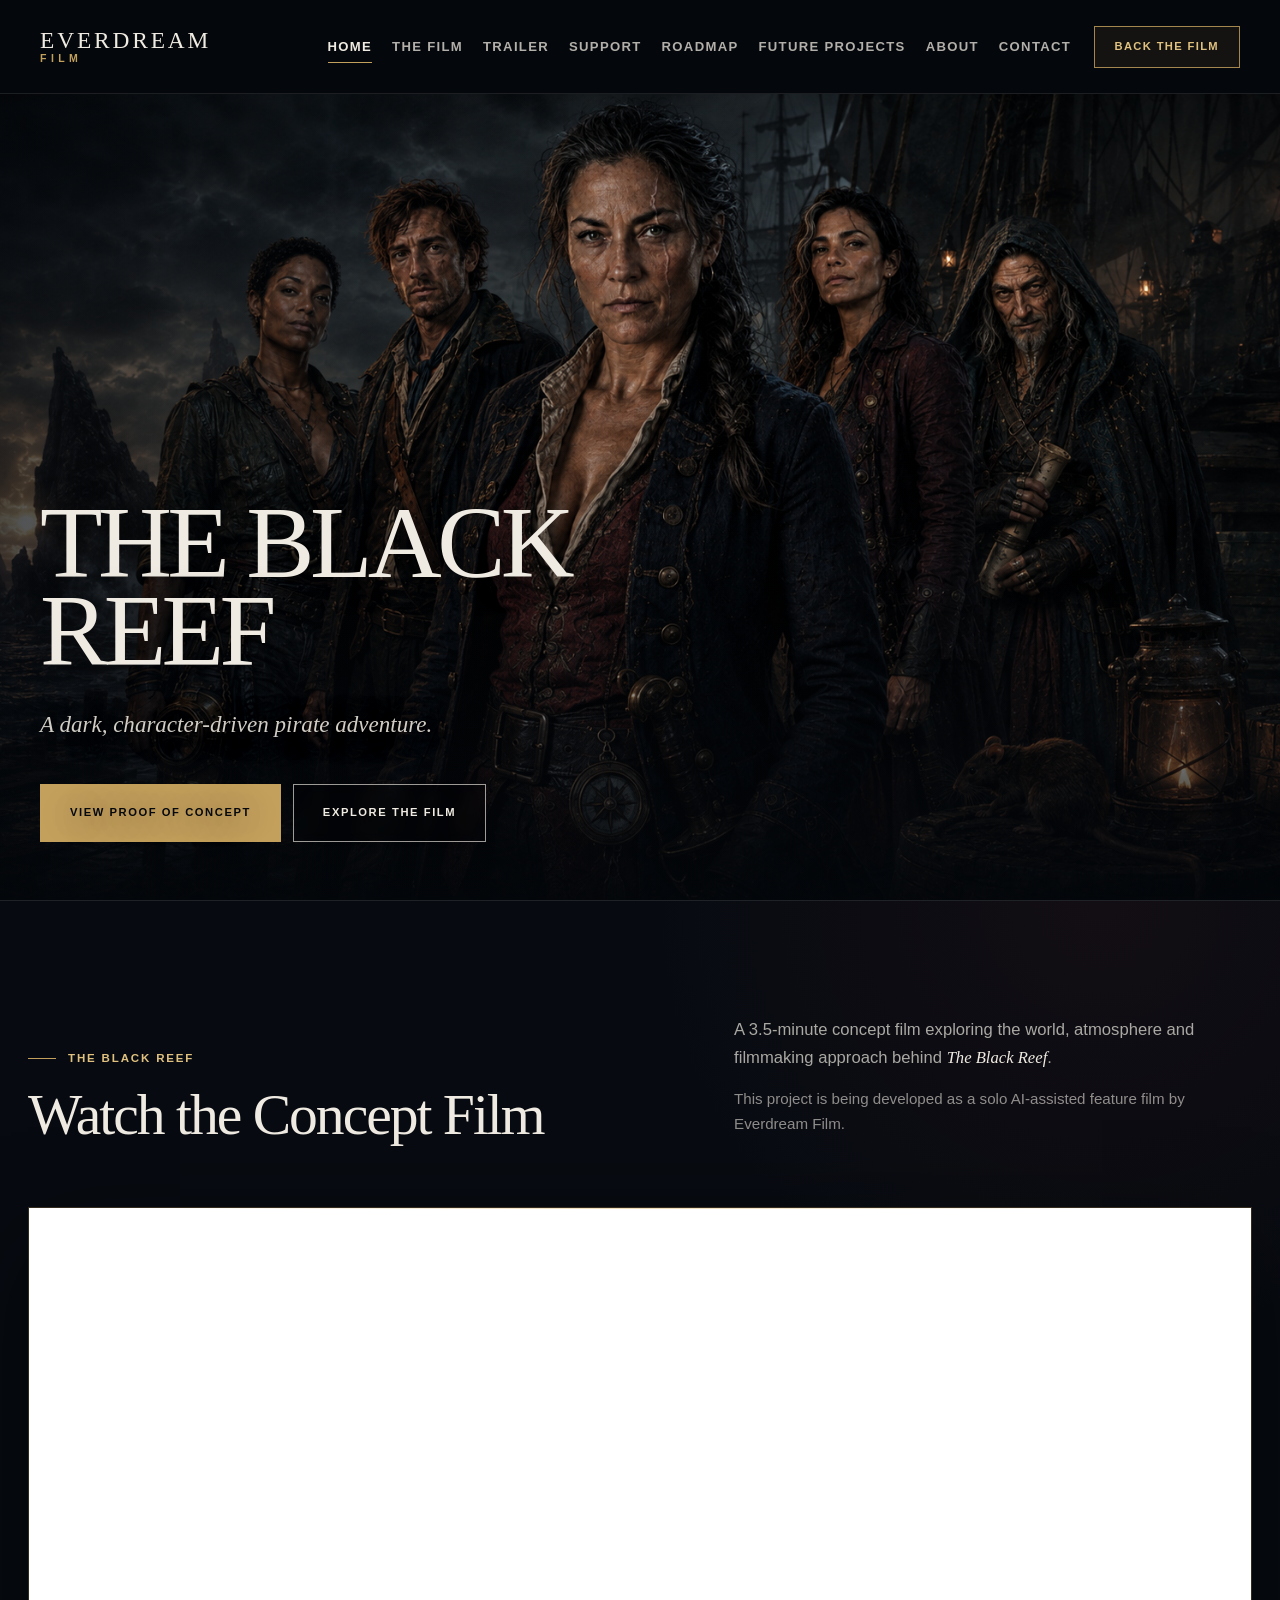
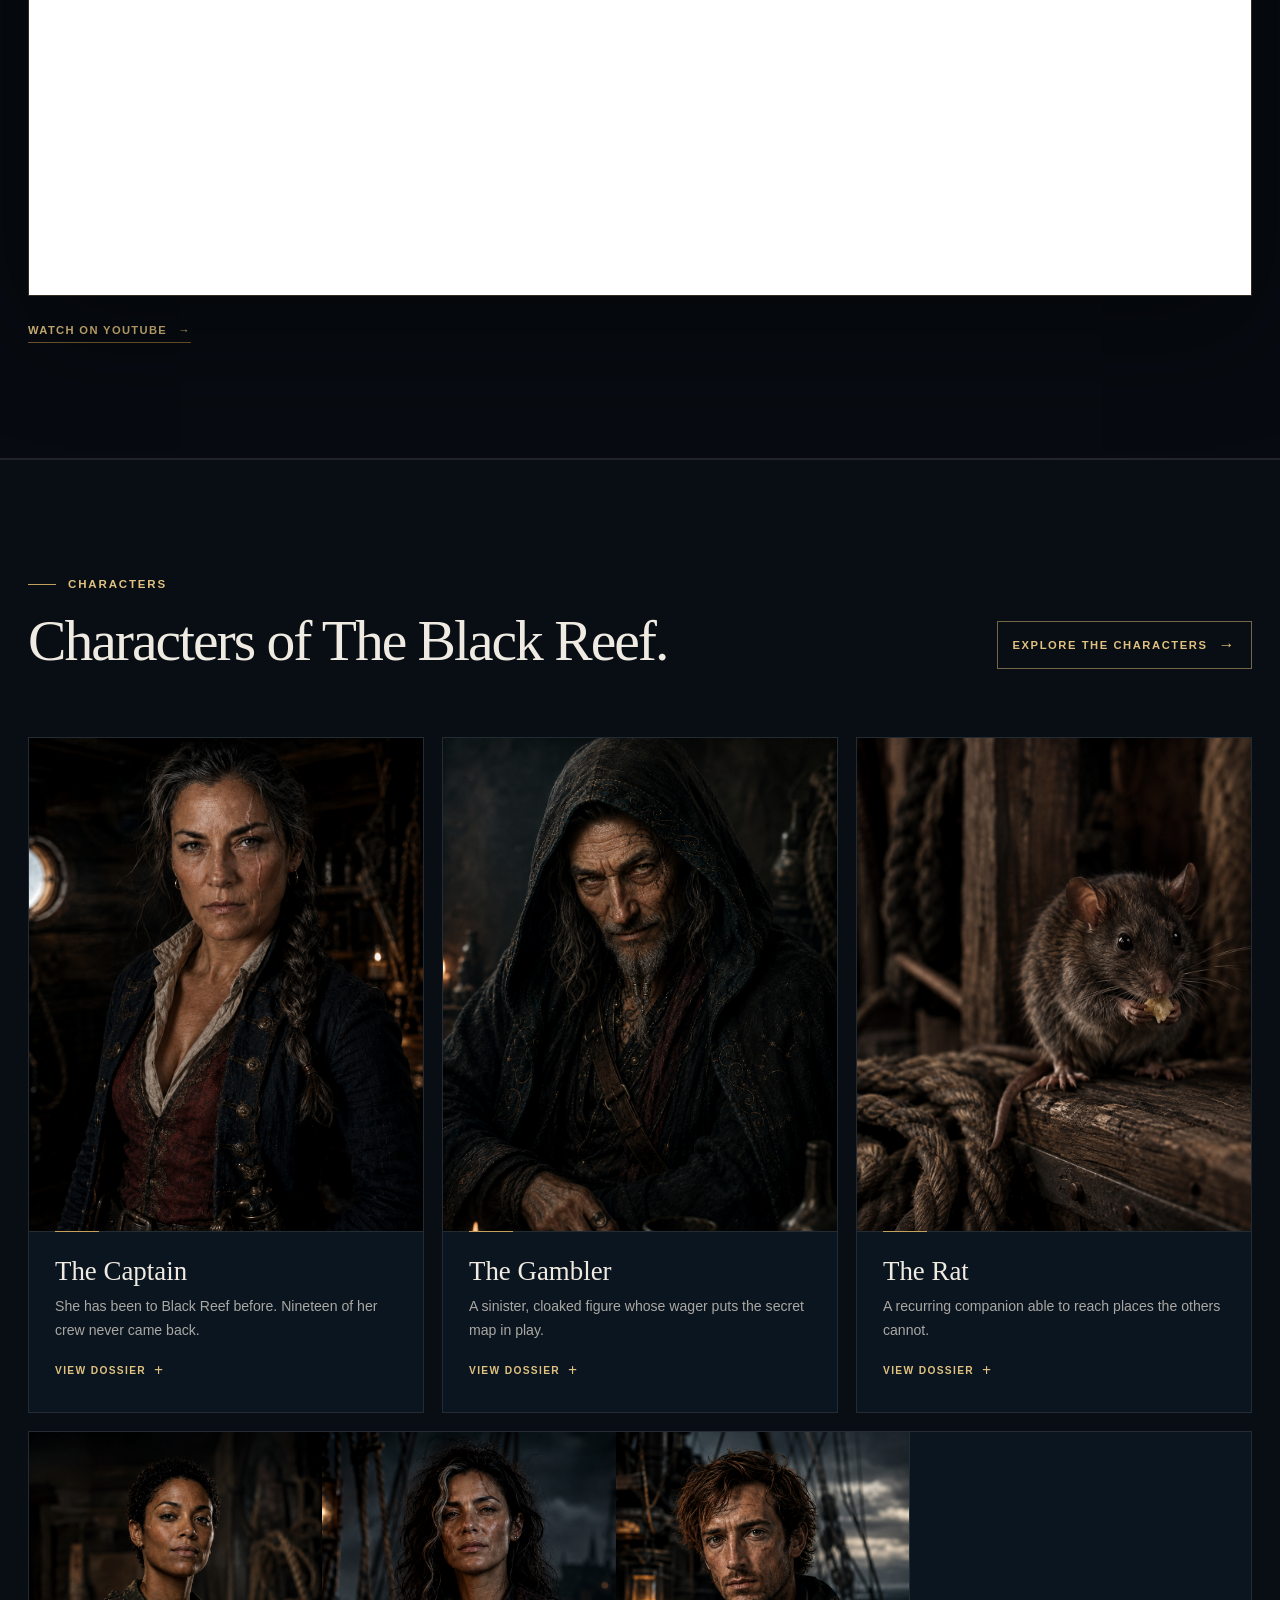
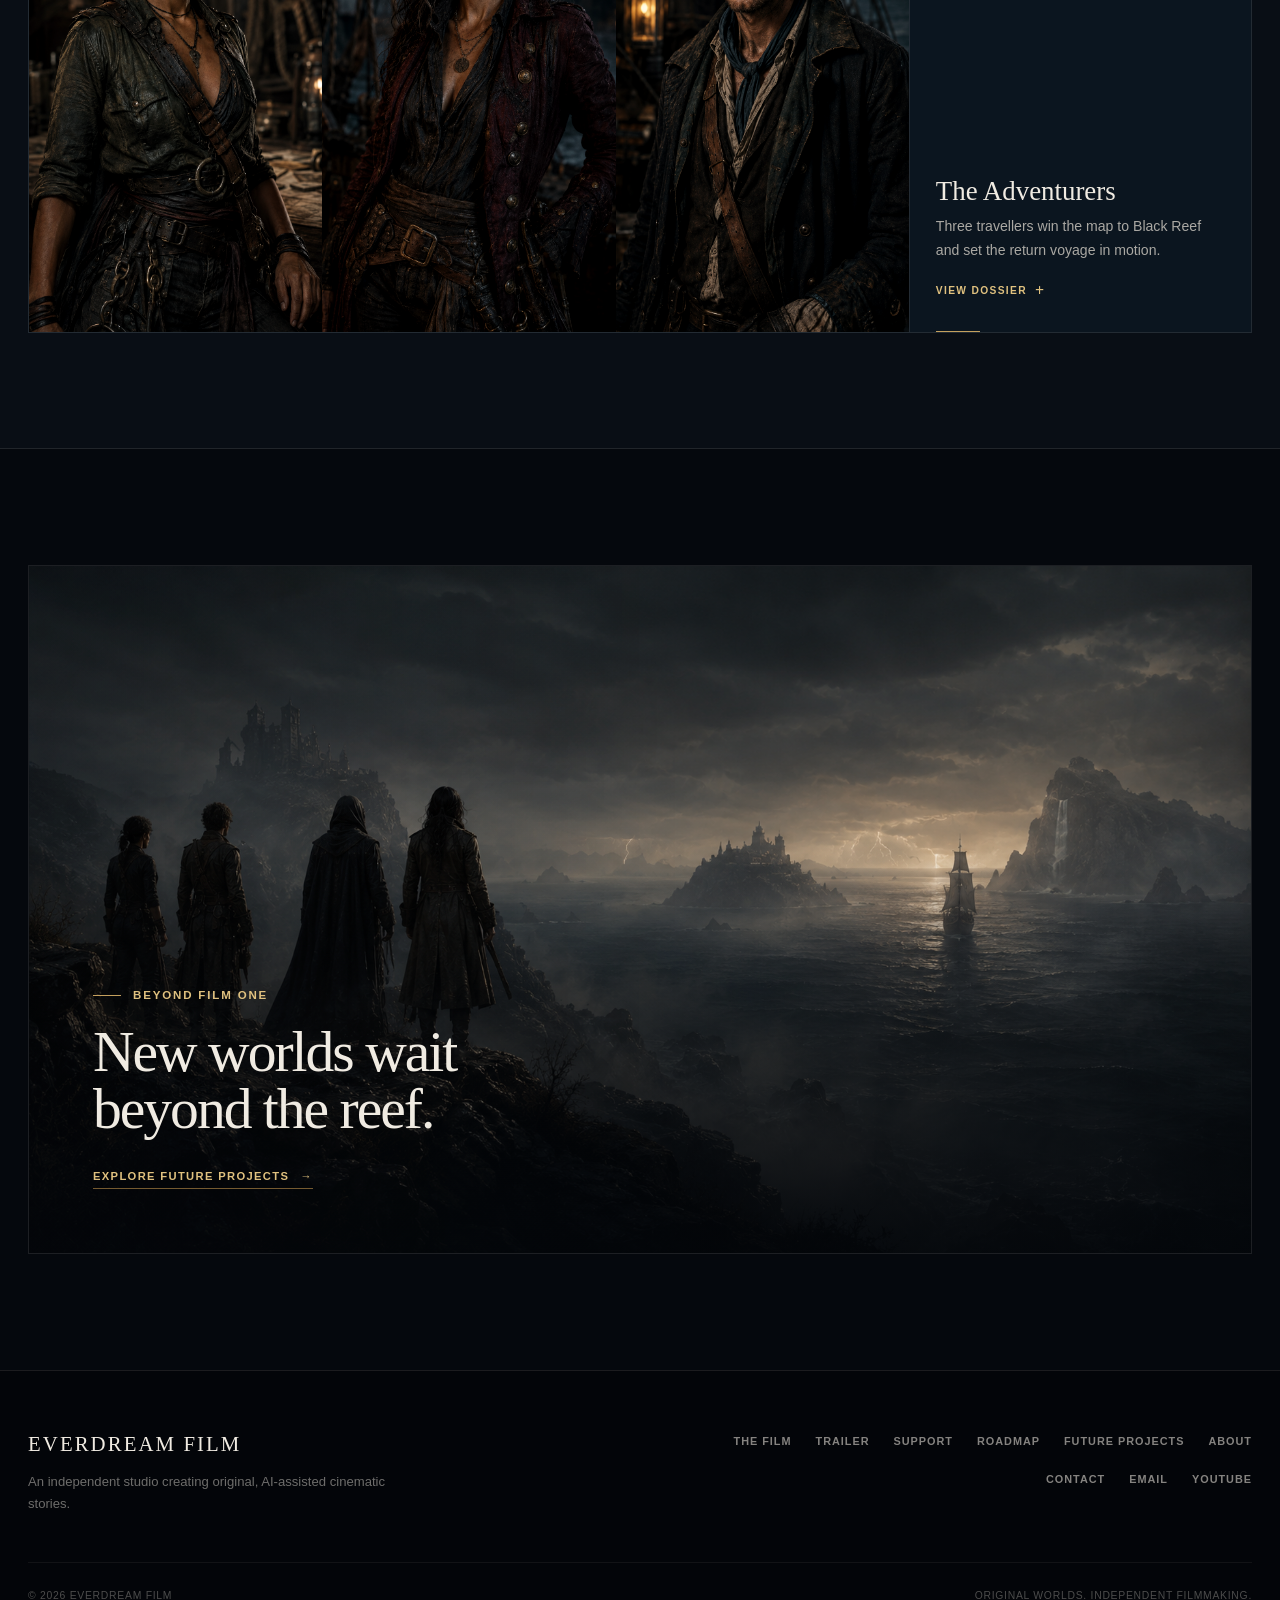
<file: index.html>
<!doctype html>
<html lang="en">
  <head>
    <meta charset="utf-8">
    <meta name="viewport" content="width=device-width, initial-scale=1">
    <meta name="description" content="Everdream Film presents The Black Reef, a dark cinematic pirate adventure and an original AI-assisted feature project.">
    <meta name="theme-color" content="#05080d">
    <link rel="canonical" href="https://everdreamfilm.com/">
    <meta property="og:type" content="website">
    <meta property="og:site_name" content="Everdream Film">
    <meta property="og:title" content="The Black Reef | Everdream Film">
    <meta property="og:description" content="A dark, character-driven pirate adventure from independent studio Everdream Film.">
    <meta property="og:url" content="https://everdreamfilm.com/">
    <meta property="og:image" content="https://everdreamfilm.com/assets/images/hero-black-reef.png">
    <meta property="og:image:alt" content="The crew of The Black Reef on a storm-darkened dock">
    <meta name="twitter:card" content="summary_large_image">
    <meta name="twitter:title" content="The Black Reef | Everdream Film">
    <meta name="twitter:description" content="A dark, character-driven pirate adventure from independent studio Everdream Film.">
    <meta name="twitter:image" content="https://everdreamfilm.com/assets/images/hero-black-reef.png">
    <title>The Black Reef | Everdream Film</title>
    <link rel="stylesheet" href="css/styles.css?v=20260814-1">
    <script src="js/main.js?v=20260814-1" defer></script>
  </head>
  <body class="home-page">
    <a class="skip-link" href="#main-content">Skip to content</a>

    <header class="site-header">
      <div class="nav-wrap">
        <a class="wordmark" href="index.html" aria-label="Everdream Film home">
          <span class="wordmark__name">EVERDREAM</span>
          <span class="wordmark__type">Film</span>
        </a>

        <button class="menu-toggle" type="button" aria-expanded="false" aria-controls="site-navigation" aria-label="Open navigation">
          <span class="menu-toggle__line"></span>
        </button>

        <nav class="site-nav" id="site-navigation" aria-label="Primary navigation" data-open="false">
          <ul class="site-nav__list">
            <li><a class="site-nav__link" href="index.html" aria-current="page">Home</a></li>
            <li><a class="site-nav__link" href="film.html">The Film</a></li>
            <li><a class="site-nav__link" href="trailer.html">Trailer</a></li>
            <li><a class="site-nav__link" href="support.html">Support</a></li>
            <li><a class="site-nav__link" href="roadmap.html">Roadmap</a></li>
            <li><a class="site-nav__link" href="projects.html">Future Projects</a></li>
            <li><a class="site-nav__link" href="about.html">About</a></li>
            <li><a class="site-nav__link" href="contact.html">Contact</a></li>
          </ul>
          <a class="back-film" href="https://www.kickstarter.com/projects/everdreamfilm/the-black-reef-a-solo-ai-feature-film" target="_blank" rel="noopener noreferrer">Back the Film</a>
        </nav>
      </div>
    </header>

    <main id="main-content">
      <section class="home-hero" aria-labelledby="hero-title">
        <img class="home-hero__art" src="assets/images/hero-black-reef.png" alt="The crew of The Black Reef standing on a storm-darkened dock" fetchpriority="high">
        <div class="home-hero__content">
          <h1 class="display-title" id="hero-title">THE BLACK REEF</h1>
          <p class="home-hero__subtitle">A dark, character-driven pirate adventure.</p>
          <div class="button-row">
            <a class="button button--primary" href="trailer.html">View Proof of Concept</a>
            <a class="button button--ghost" href="film.html">Explore the Film</a>
          </div>
        </div>
      </section>

      <section class="section home-concept-film" aria-labelledby="concept-film-title">
        <div class="shell">
          <div class="concept-film__intro">
            <div class="concept-film__heading">
              <p class="eyebrow">The Black Reef</p>
              <h2 class="section-title" id="concept-film-title">Watch the Concept Film</h2>
            </div>
            <div class="concept-film__copy">
              <p>A 3.5-minute concept film exploring the world, atmosphere and filmmaking approach behind <em>The Black Reef</em>.</p>
              <p>This project is being developed as a solo AI-assisted feature film by Everdream Film.</p>
            </div>
          </div>

          <div class="concept-film-frame">
            <iframe
              src="https://www.youtube.com/embed/sjWEbDg88ZM"
              title="The Black Reef concept film"
              loading="lazy"
              referrerpolicy="strict-origin-when-cross-origin"
              allow="accelerometer; clipboard-write; encrypted-media; gyroscope; picture-in-picture; web-share"
              allowfullscreen
            ></iframe>
          </div>

          <a class="text-link concept-film__youtube" href="https://youtu.be/sjWEbDg88ZM" target="_blank" rel="noopener noreferrer">Watch on YouTube</a>
        </div>
      </section>

      <section class="section section--navy" aria-labelledby="crew-title">
        <div class="shell">
          <div class="section-heading">
            <div>
              <p class="eyebrow">Characters</p>
              <h2 class="section-title" id="crew-title">Characters of The Black Reef.</h2>
            </div>
            <a class="text-link text-link--crew" href="film.html#characters">Explore the characters</a>
          </div>

          <div class="crew-grid">
            <article class="crew-card character-card">
              <img src="assets/images/captain.png" alt="Portrait of The Captain" loading="lazy">
              <div class="crew-card__body"><h3 id="home-captain">The Captain</h3><p>She has been to Black Reef before. Nineteen of her crew never came back.</p><span class="crew-card__prompt" aria-hidden="true">View dossier</span></div>
              <button class="crew-card__open character-trigger" type="button" data-character="captain" aria-labelledby="home-captain" aria-haspopup="dialog"></button>
            </article>
            <article class="crew-card character-card">
              <img src="assets/images/gambler.png" alt="Portrait of The Gambler" loading="lazy">
              <div class="crew-card__body"><h3 id="home-gambler">The Gambler</h3><p>A sinister, cloaked figure whose wager puts the secret map in play.</p><span class="crew-card__prompt" aria-hidden="true">View dossier</span></div>
              <button class="crew-card__open character-trigger" type="button" data-character="gambler" aria-labelledby="home-gambler" aria-haspopup="dialog"></button>
            </article>
            <article class="crew-card crew-card--rat character-card">
              <img src="assets/images/rat.png" alt="Portrait of The Rat" loading="lazy">
              <div class="crew-card__body"><h3 id="home-rat">The Rat</h3><p>A recurring companion able to reach places the others cannot.</p><span class="crew-card__prompt" aria-hidden="true">View dossier</span></div>
              <button class="crew-card__open character-trigger" type="button" data-character="rat" aria-labelledby="home-rat" aria-haspopup="dialog"></button>
            </article>
            <article class="crew-card crew-card--adventurers character-card">
              <div class="crew-card__triptych" role="img" aria-label="Portraits of the three adventurers">
                <img src="assets/images/scout.png" alt="" loading="lazy">
                <img src="assets/images/cartographer.png" alt="" loading="lazy">
                <img src="assets/images/survivor.png" alt="" loading="lazy">
              </div>
              <div class="crew-card__body"><h3 id="home-adventurers">The Adventurers</h3><p>Three travellers win the map to Black Reef and set the return voyage in motion.</p><span class="crew-card__prompt" aria-hidden="true">View dossier</span></div>
              <button class="crew-card__open character-trigger" type="button" data-character="adventurers" aria-labelledby="home-adventurers" aria-haspopup="dialog"></button>
            </article>
          </div>
        </div>
      </section>

      <section class="section studio-teaser" aria-labelledby="future-title">
        <div class="shell">
          <a class="studio-teaser__visual" href="projects.html">
            <img src="assets/images/future-projects.png" alt="Figures looking across a dark sea toward distant islands and a sailing ship" loading="lazy">
            <div class="studio-teaser__copy">
              <p class="eyebrow">Beyond Film One</p>
              <h2 class="section-title" id="future-title">New worlds wait beyond the reef.</h2>
              <span class="text-link">Explore future projects</span>
            </div>
          </a>
        </div>
      </section>

      <dialog class="character-dialog" data-character-dialog aria-labelledby="character-dialog-title">
        <div class="character-dialog__surface">
          <button class="character-dialog__close" type="button" data-dialog-close aria-label="Close character dossier"><span aria-hidden="true">&#215;</span></button>
          <div class="character-dialog__portrait"><img src="assets/images/captain.png" alt="" data-character-image></div>
          <div class="character-dialog__copy">
            <p class="eyebrow">Character dossier</p>
            <h2 id="character-dialog-title" data-character-title>The Captain</h2>
            <p class="character-dialog__lead" data-character-lead></p>
            <div class="character-dialog__bio" data-character-copy></div>
          </div>
        </div>
      </dialog>
    </main>

    <footer class="site-footer">
      <div class="shell">
        <div class="footer-top">
          <div>
            <p class="footer-title">Everdream Film</p>
            <p class="footer-copy">An independent studio creating original, AI-assisted cinematic stories.</p>
          </div>
          <ul class="footer-nav" aria-label="Footer navigation">
            <li><a href="film.html">The Film</a></li>
            <li><a href="trailer.html">Trailer</a></li>
            <li><a href="support.html">Support</a></li>
            <li><a href="roadmap.html">Roadmap</a></li>
            <li><a href="projects.html">Future Projects</a></li>
            <li><a href="about.html">About</a></li>
            <li><a href="contact.html">Contact</a></li>
            <li><a href="mailto:everdreamfilm@hotmail.com">Email</a></li>
            <li><a href="https://www.youtube.com/@EverdreamAI" target="_blank" rel="noopener noreferrer">YouTube</a></li>
          </ul>
        </div>
        <div class="footer-bottom">
          <span>© <span data-current-year>2026</span> Everdream Film</span>
          <span>Original worlds. Independent filmmaking.</span>
        </div>
      </div>
    </footer>
  </body>
</html>
</file>
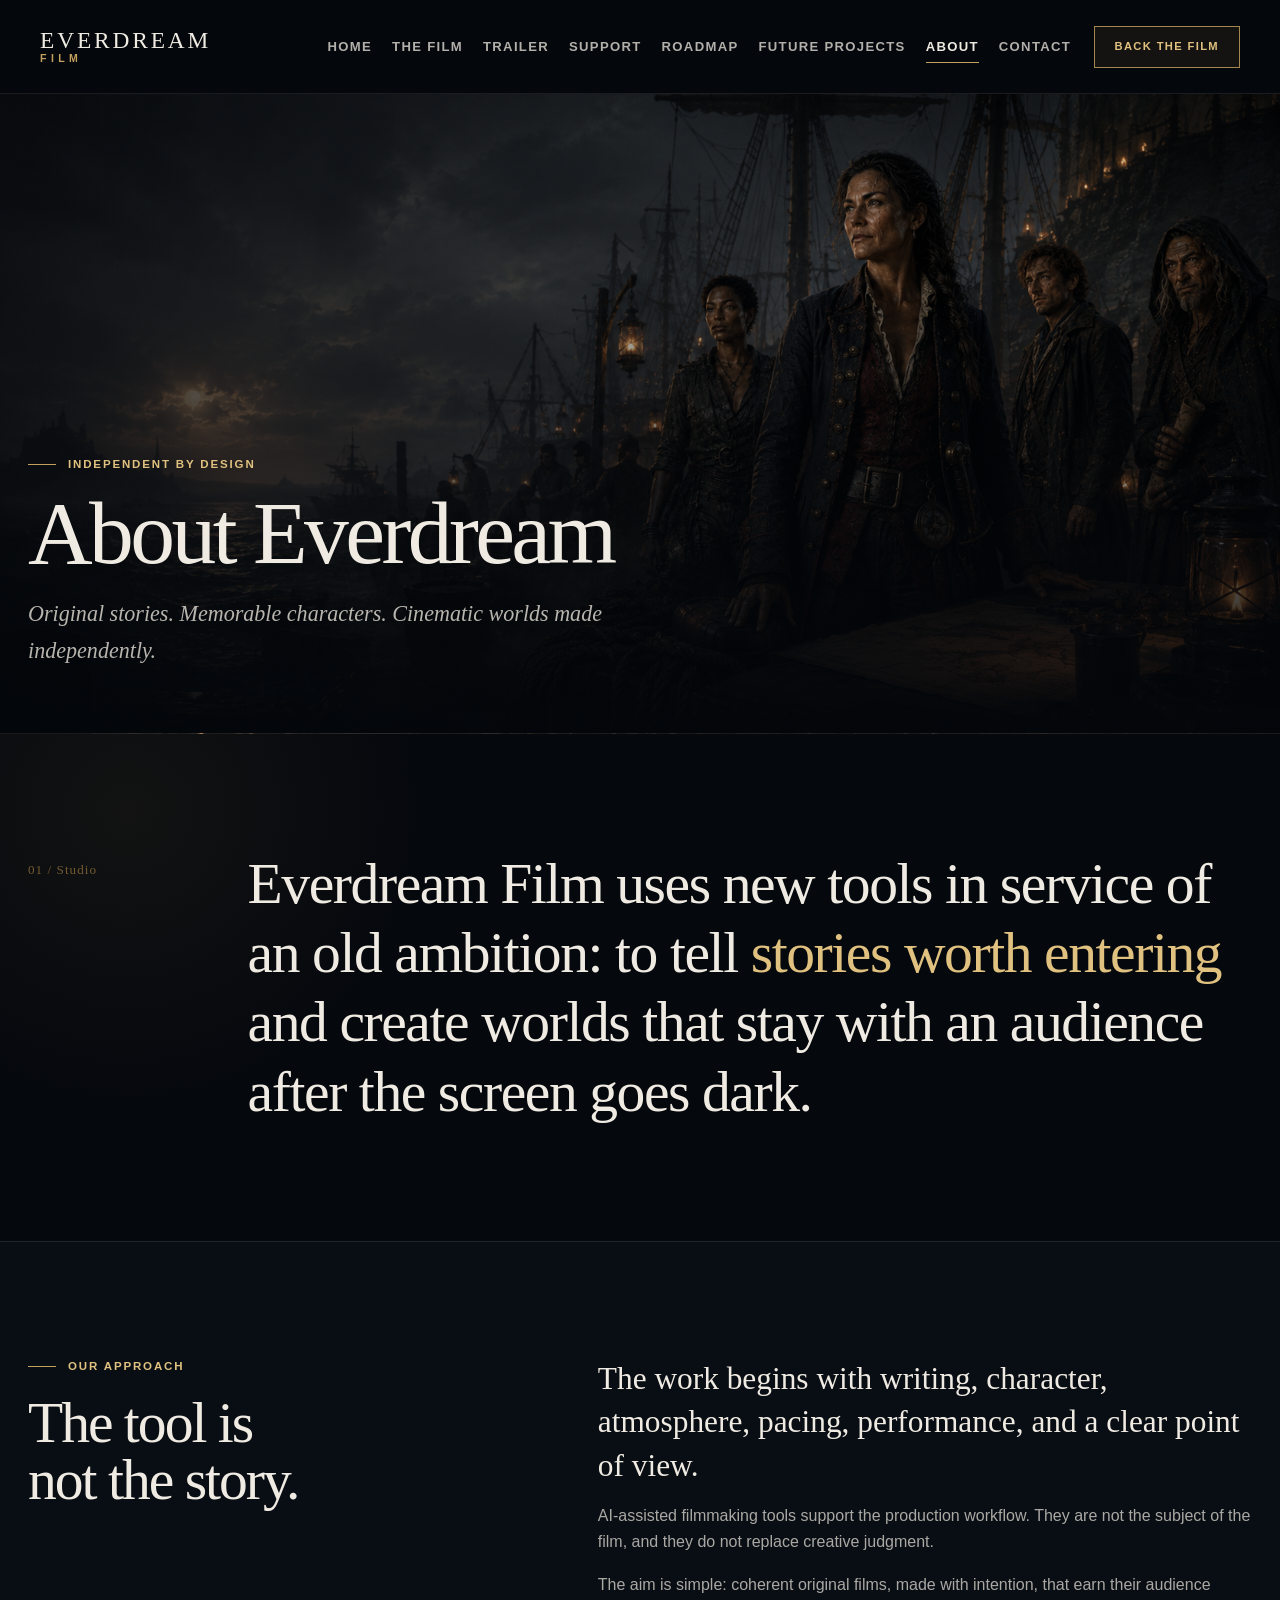
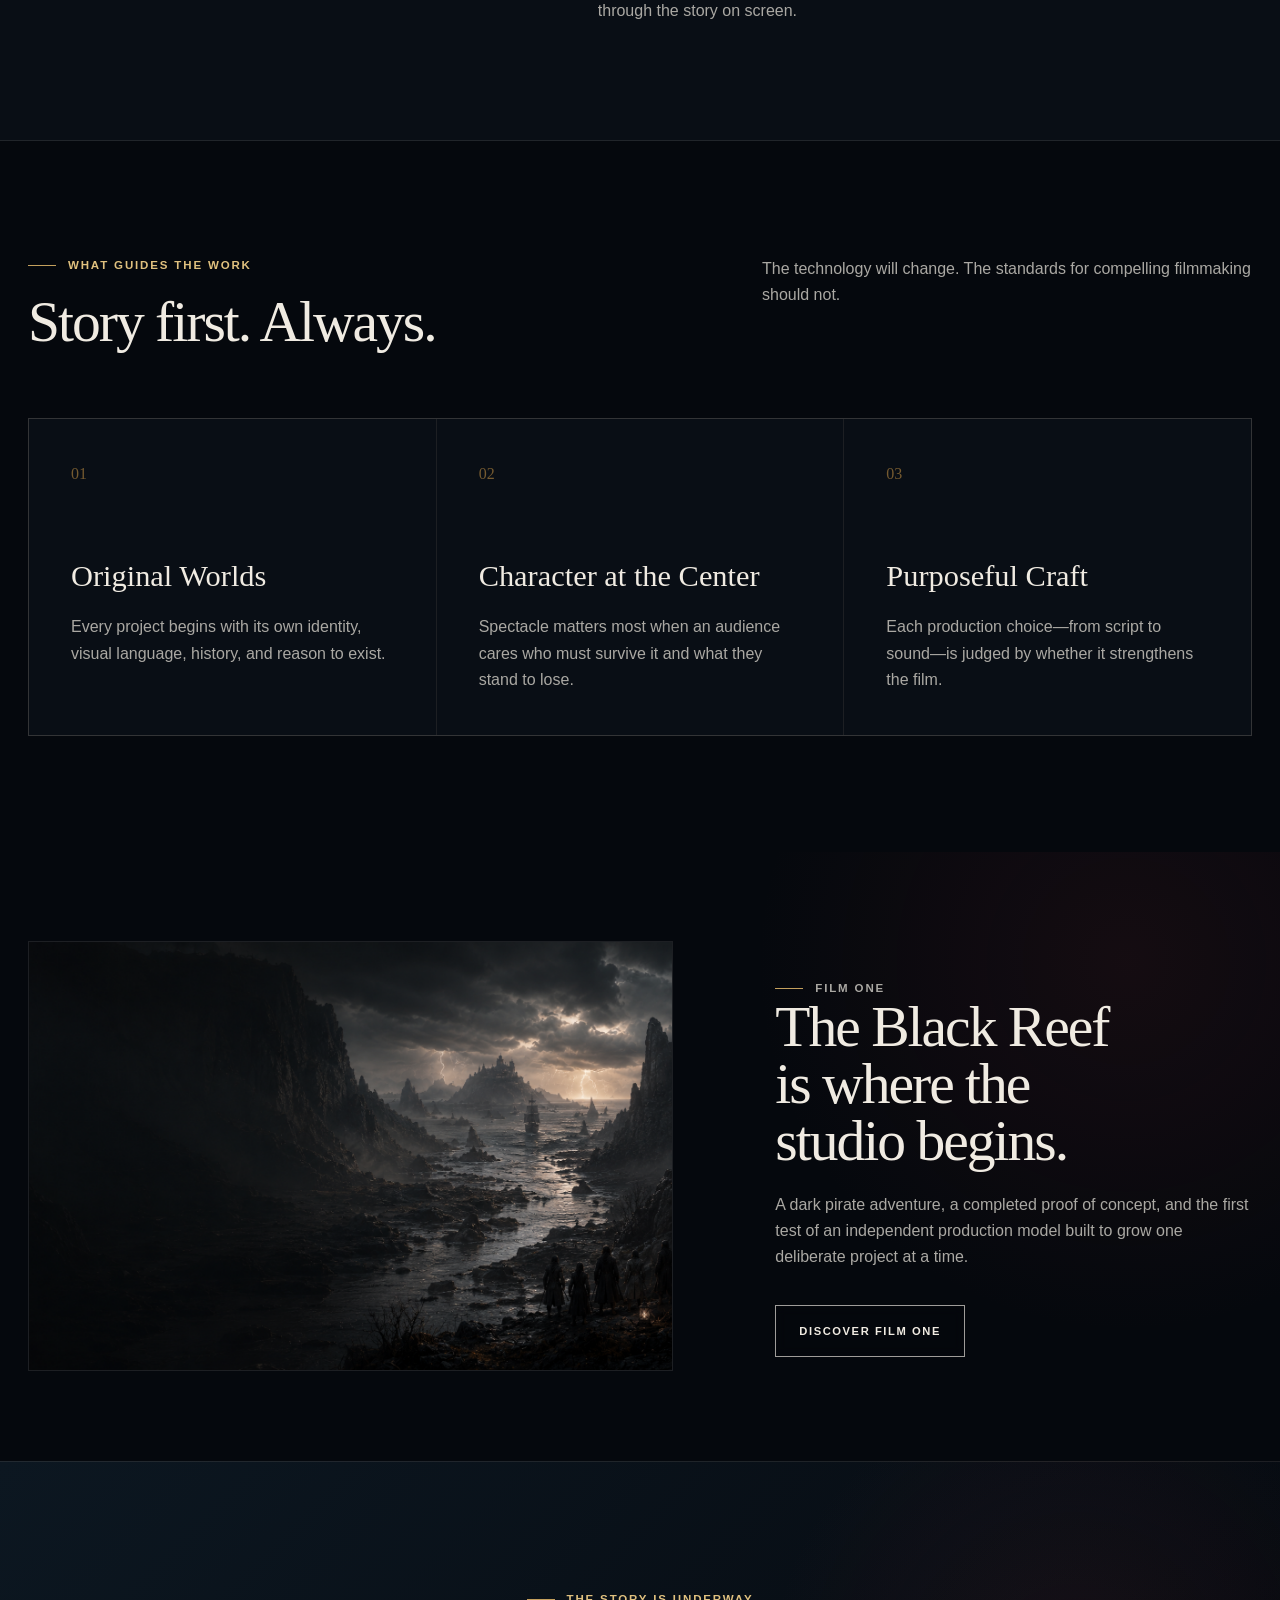
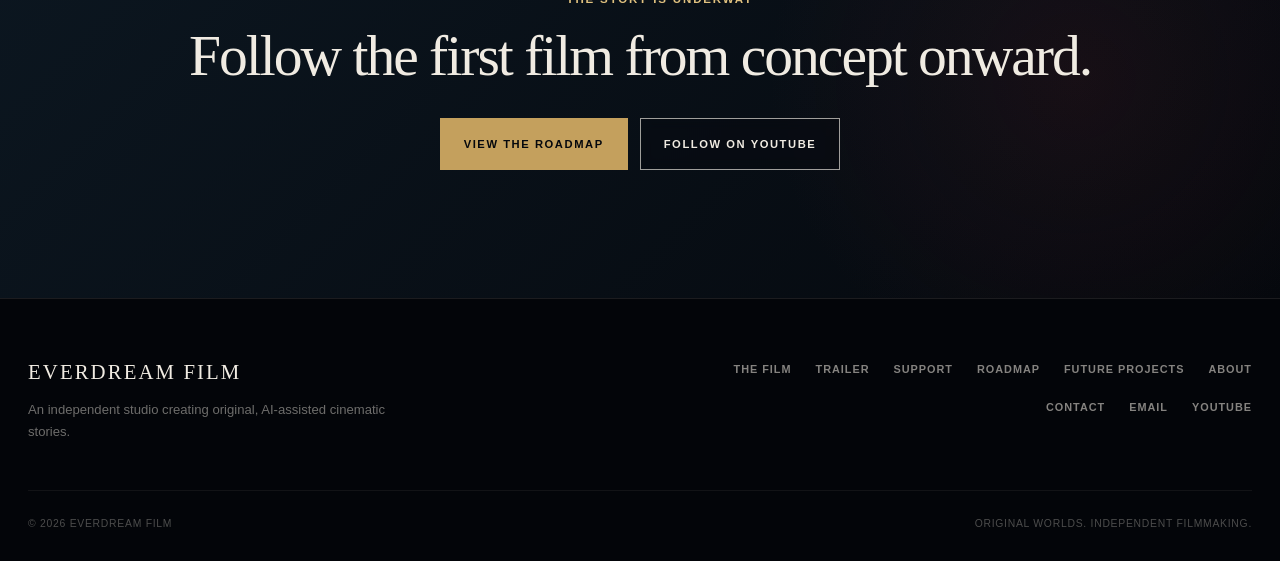
<file: about.html>
<!doctype html>
<html lang="en">
  <head>
    <meta charset="utf-8">
    <meta name="viewport" content="width=device-width, initial-scale=1">
    <meta name="description" content="Everdream Film is an independent studio focused on original AI-assisted cinematic storytelling, characters, and worlds.">
    <meta name="theme-color" content="#05080d">
    <link rel="canonical" href="https://everdreamfilm.com/about.html">
    <meta property="og:type" content="website">
    <meta property="og:site_name" content="Everdream Film">
    <meta property="og:title" content="About | Everdream Film">
    <meta property="og:description" content="An independent film studio focused on original stories, memorable characters, and cinematic worlds.">
    <meta property="og:url" content="https://everdreamfilm.com/about.html">
    <meta property="og:image" content="https://everdreamfilm.com/assets/images/hero-black-reef.png">
    <meta property="og:image:alt" content="The crew of The Black Reef on a storm-darkened dock">
    <meta name="twitter:card" content="summary_large_image">
    <meta name="twitter:title" content="About | Everdream Film">
    <meta name="twitter:description" content="An independent film studio focused on original stories, memorable characters, and cinematic worlds.">
    <meta name="twitter:image" content="https://everdreamfilm.com/assets/images/hero-black-reef.png">
    <title>About | Everdream Film</title>
    <link rel="stylesheet" href="css/styles.css?v=20260814-1">
    <script src="js/main.js?v=20260814-1" defer></script>
  </head>
  <body>
    <a class="skip-link" href="#main-content">Skip to content</a>

    <header class="site-header">
      <div class="nav-wrap">
        <a class="wordmark" href="index.html" aria-label="Everdream Film home"><span class="wordmark__name">EVERDREAM</span><span class="wordmark__type">Film</span></a>
        <button class="menu-toggle" type="button" aria-expanded="false" aria-controls="site-navigation" aria-label="Open navigation"><span class="menu-toggle__line"></span></button>
        <nav class="site-nav" id="site-navigation" aria-label="Primary navigation" data-open="false">
          <ul class="site-nav__list">
            <li><a class="site-nav__link" href="index.html">Home</a></li>
            <li><a class="site-nav__link" href="film.html">The Film</a></li>
            <li><a class="site-nav__link" href="trailer.html">Trailer</a></li>
            <li><a class="site-nav__link" href="support.html">Support</a></li>
            <li><a class="site-nav__link" href="roadmap.html">Roadmap</a></li>
            <li><a class="site-nav__link" href="projects.html">Future Projects</a></li>
            <li><a class="site-nav__link" href="about.html" aria-current="page">About</a></li>
            <li><a class="site-nav__link" href="contact.html">Contact</a></li>
          </ul>
          <a class="back-film" href="https://www.kickstarter.com/projects/everdreamfilm/the-black-reef-a-solo-ai-feature-film" target="_blank" rel="noopener noreferrer">Back the Film</a>
        </nav>
      </div>
    </header>

    <main id="main-content">
      <section class="page-hero page-hero--about" aria-labelledby="page-title">
        <div class="page-hero__content">
          <p class="eyebrow">Independent by design</p>
          <h1 class="page-title" id="page-title">About Everdream</h1>
          <p class="lede">Original stories. Memorable characters. Cinematic worlds made independently.</p>
        </div>
      </section>

      <section class="section about-manifesto" aria-labelledby="studio-statement">
        <div class="shell about-manifesto__grid">
          <p class="about-manifesto__index" aria-hidden="true">01 / Studio</p>
          <p class="about-statement" id="studio-statement">Everdream Film uses new tools in service of an old ambition: to tell <em>stories worth entering</em> and create worlds that stay with an audience after the screen goes dark.</p>
        </div>
      </section>

      <section class="section section--navy" aria-labelledby="approach-title">
        <div class="shell intro-grid">
          <div><p class="eyebrow">Our approach</p><h2 class="section-title" id="approach-title">The tool is not the story.</h2></div>
          <div class="body-copy">
            <p class="intro-copy">The work begins with writing, character, atmosphere, pacing, performance, and a clear point of view.</p>
            <p>AI-assisted filmmaking tools support the production workflow. They are not the subject of the film, and they do not replace creative judgment.</p>
            <p>The aim is simple: coherent original films, made with intention, that earn their audience through the story on screen.</p>
          </div>
        </div>
      </section>

      <section class="section" aria-labelledby="principles-title">
        <div class="shell">
          <div class="section-heading section-heading--top">
            <div><p class="eyebrow">What guides the work</p><h2 class="section-title" id="principles-title">Story first. Always.</h2></div>
            <p class="section-heading__copy">The technology will change. The standards for compelling filmmaking should not.</p>
          </div>

          <div class="principles-grid">
            <article class="principle"><span class="principle__index">01</span><h3>Original Worlds</h3><p>Every project begins with its own identity, visual language, history, and reason to exist.</p></article>
            <article class="principle"><span class="principle__index">02</span><h3>Character at the Center</h3><p>Spectacle matters most when an audience cares who must survive it and what they stand to lose.</p></article>
            <article class="principle"><span class="principle__index">03</span><h3>Purposeful Craft</h3><p>Each production choice—from script to sound—is judged by whether it strengthens the film.</p></article>
          </div>
        </div>
      </section>

      <section class="section section--compact section--red-glow about-film-one" aria-labelledby="first-project-title">
        <div class="shell story-grid">
          <div class="about-film-art"><img src="assets/images/3317222d-1629-45ef-945c-880b752edb7c.png" alt="The crew looking toward the distant island of Black Reef" loading="lazy"></div>
          <div class="story-copy">
            <p class="eyebrow">Film One</p>
            <h2 class="section-title" id="first-project-title">The Black Reef is where the studio begins.</h2>
            <p>A dark pirate adventure, a completed proof of concept, and the first test of an independent production model built to grow one deliberate project at a time.</p>
            <div class="button-row"><a class="button button--ghost" href="film.html">Discover Film One</a></div>
          </div>
        </div>
      </section>

      <section class="closing-cta" aria-labelledby="about-cta-title">
        <div class="shell closing-cta__inner">
          <p class="eyebrow">The story is underway</p>
          <h2 class="section-title" id="about-cta-title">Follow the first film from concept onward.</h2>
          <div class="button-row"><a class="button button--primary" href="roadmap.html">View the Roadmap</a><a class="button button--ghost" href="https://www.youtube.com/@EverdreamAI" target="_blank" rel="noopener noreferrer">Follow on YouTube</a></div>
        </div>
      </section>
    </main>

    <footer class="site-footer">
      <div class="shell">
        <div class="footer-top"><div><p class="footer-title">Everdream Film</p><p class="footer-copy">An independent studio creating original, AI-assisted cinematic stories.</p></div><ul class="footer-nav" aria-label="Footer navigation"><li><a href="film.html">The Film</a></li><li><a href="trailer.html">Trailer</a></li><li><a href="support.html">Support</a></li><li><a href="roadmap.html">Roadmap</a></li><li><a href="projects.html">Future Projects</a></li><li><a href="about.html">About</a></li><li><a href="contact.html">Contact</a></li><li><a href="mailto:everdreamfilm@hotmail.com">Email</a></li><li><a href="https://www.youtube.com/@EverdreamAI" target="_blank" rel="noopener noreferrer">YouTube</a></li></ul></div>
        <div class="footer-bottom"><span>© <span data-current-year>2026</span> Everdream Film</span><span>Original worlds. Independent filmmaking.</span></div>
      </div>
    </footer>
  </body>
</html>
</file>
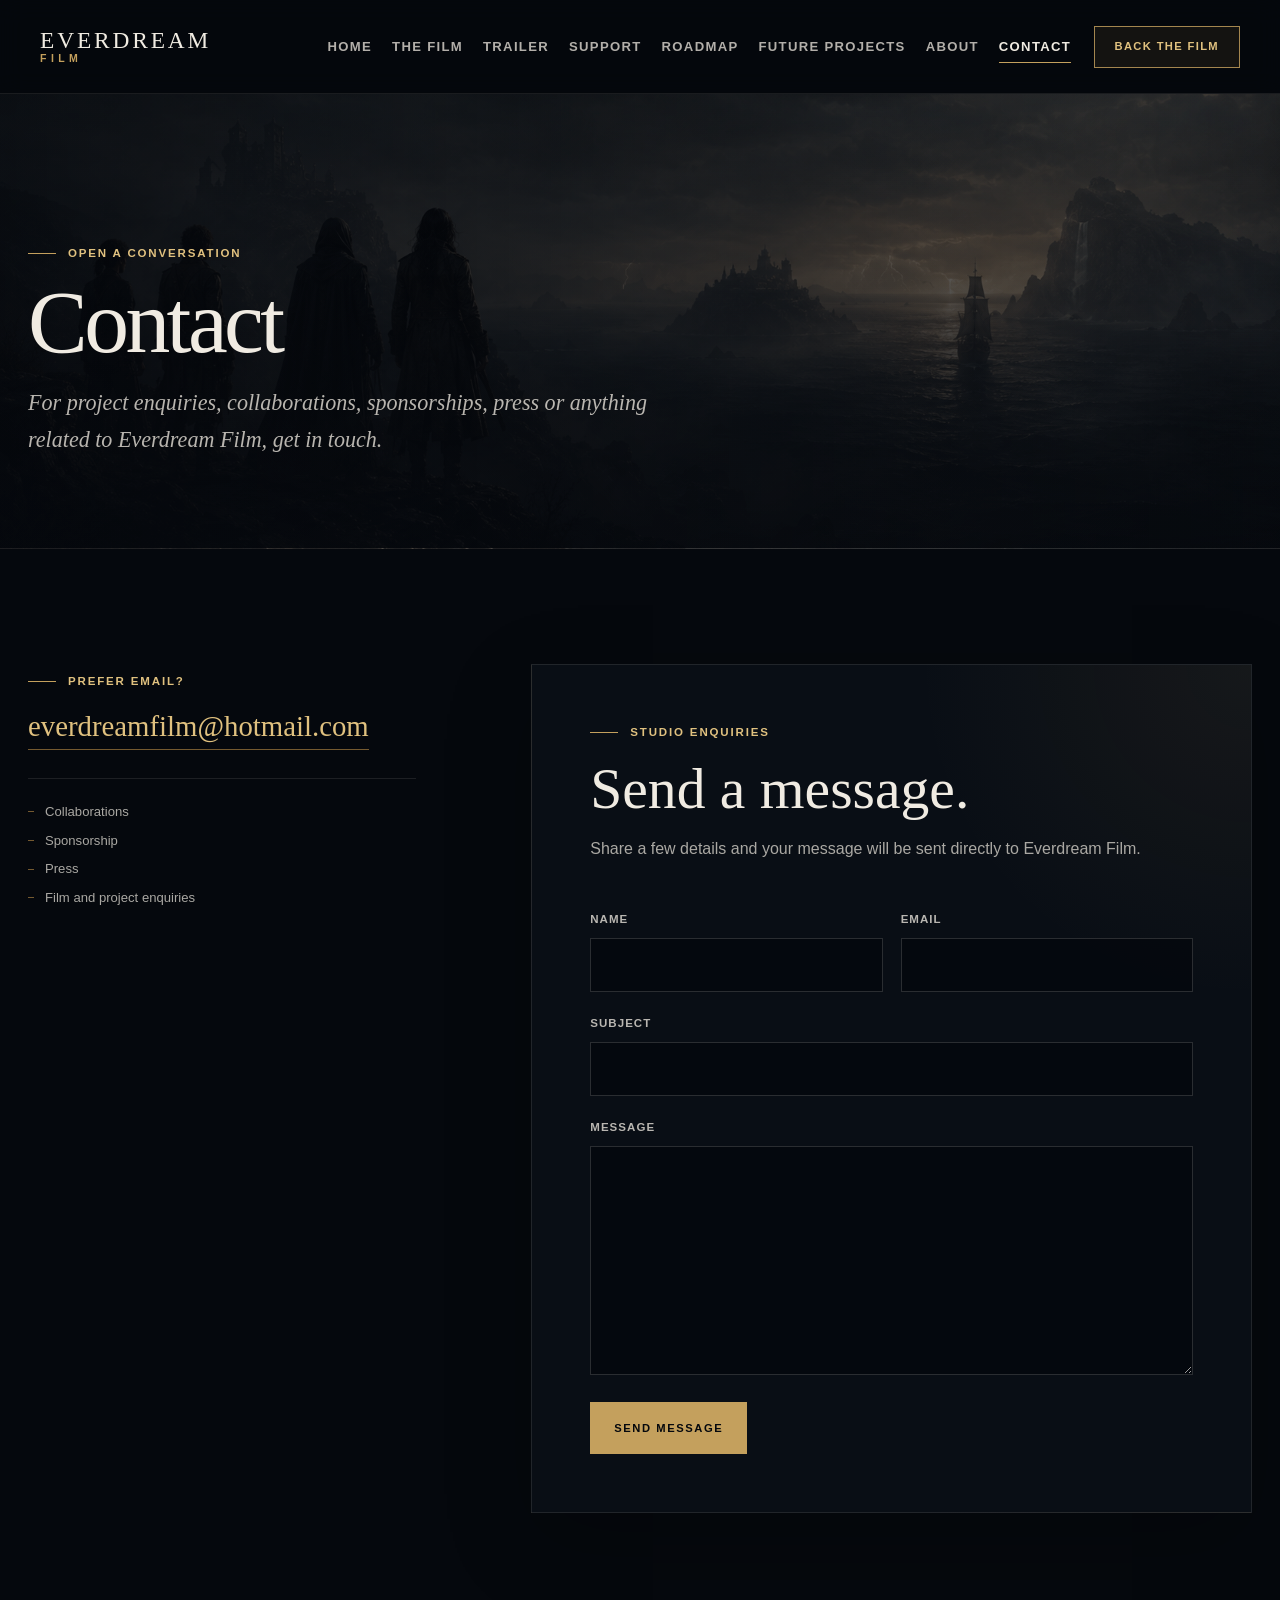
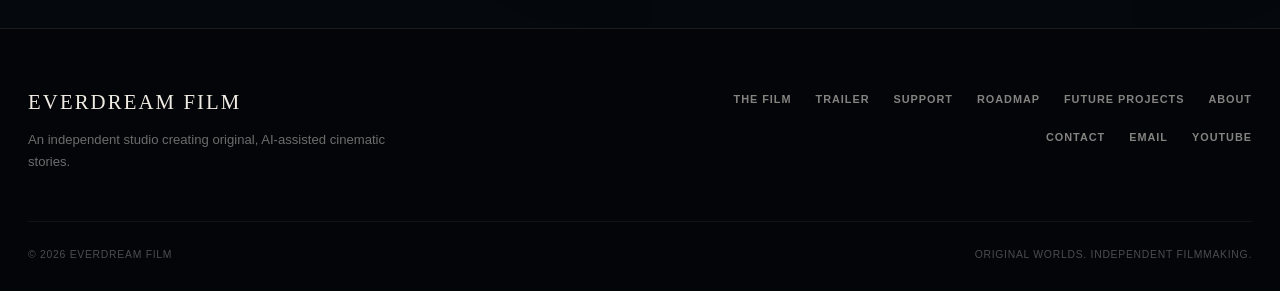
<file: contact.html>
<!doctype html>
<html lang="en">
  <head>
    <meta charset="utf-8">
    <meta name="viewport" content="width=device-width, initial-scale=1">
    <meta name="description" content="Contact Everdream Film about projects, collaborations, sponsorships, press, and original cinematic storytelling.">
    <meta name="theme-color" content="#05080d">
    <link rel="canonical" href="https://everdreamfilm.com/contact.html">
    <meta property="og:type" content="website">
    <meta property="og:site_name" content="Everdream Film">
    <meta property="og:title" content="Contact | Everdream Film">
    <meta property="og:description" content="Contact Everdream Film about projects, collaborations, sponsorships, and press.">
    <meta property="og:url" content="https://everdreamfilm.com/contact.html">
    <meta property="og:image" content="https://everdreamfilm.com/assets/images/hero-black-reef.png">
    <meta property="og:image:alt" content="The crew of The Black Reef on a storm-darkened dock">
    <meta name="twitter:card" content="summary_large_image">
    <meta name="twitter:title" content="Contact | Everdream Film">
    <meta name="twitter:description" content="Contact Everdream Film about projects, collaborations, sponsorships, and press.">
    <meta name="twitter:image" content="https://everdreamfilm.com/assets/images/hero-black-reef.png">
    <title>Contact | Everdream Film</title>
    <link rel="stylesheet" href="css/styles.css?v=20260814-1">
    <script src="js/main.js?v=20260814-2" defer></script>
  </head>
  <body>
    <a class="skip-link" href="#main-content">Skip to content</a>

    <header class="site-header">
      <div class="nav-wrap">
        <a class="wordmark" href="index.html" aria-label="Everdream Film home"><span class="wordmark__name">EVERDREAM</span><span class="wordmark__type">Film</span></a>
        <button class="menu-toggle" type="button" aria-expanded="false" aria-controls="site-navigation" aria-label="Open navigation"><span class="menu-toggle__line"></span></button>
        <nav class="site-nav" id="site-navigation" aria-label="Primary navigation" data-open="false">
          <ul class="site-nav__list">
            <li><a class="site-nav__link" href="index.html">Home</a></li>
            <li><a class="site-nav__link" href="film.html">The Film</a></li>
            <li><a class="site-nav__link" href="trailer.html">Trailer</a></li>
            <li><a class="site-nav__link" href="support.html">Support</a></li>
            <li><a class="site-nav__link" href="roadmap.html">Roadmap</a></li>
            <li><a class="site-nav__link" href="projects.html">Future Projects</a></li>
            <li><a class="site-nav__link" href="about.html">About</a></li>
            <li><a class="site-nav__link" href="contact.html" aria-current="page">Contact</a></li>
          </ul>
          <a class="back-film" href="https://www.kickstarter.com/projects/everdreamfilm/the-black-reef-a-solo-ai-feature-film" target="_blank" rel="noopener noreferrer">Back the Film</a>
        </nav>
      </div>
    </header>

    <main id="main-content">
      <section class="contact-hero" aria-labelledby="page-title">
        <div class="shell contact-hero__inner">
          <p class="eyebrow">Open a conversation</p>
          <h1 class="page-title" id="page-title">Contact</h1>
          <p class="lede">For project enquiries, collaborations, sponsorships, press or anything related to Everdream Film, get in touch.</p>
        </div>
      </section>

      <section class="section contact-section" aria-labelledby="contact-form-title">
        <div class="shell contact-layout">
          <div class="contact-aside">
            <p class="eyebrow">Prefer email?</p>
            <a class="contact-email" href="mailto:everdreamfilm@hotmail.com">everdreamfilm@hotmail.com</a>
            <ul class="contact-categories" aria-label="Enquiry types"><li>Collaborations</li><li>Sponsorship</li><li>Press</li><li>Film and project enquiries</li></ul>
          </div>

          <div class="contact-form-panel">
            <p class="eyebrow">Studio enquiries</p>
            <h2 class="contact-form-title" id="contact-form-title">Send a message.</h2>
            <p class="contact-form-intro">Share a few details and your message will be sent directly to Everdream Film.</p>

            <form class="contact-form" action="/api/contact" method="post" data-contact-form>
              <div class="form-honeypot" aria-hidden="true">
                <label for="company">Company</label>
                <input id="company" name="company" type="text" tabindex="-1" autocomplete="off">
              </div>

              <div class="contact-form__fields">
                <div class="form-grid">
                  <div class="form-field">
                    <label for="name">Name</label>
                    <input id="name" name="name" type="text" autocomplete="name" maxlength="100" required>
                  </div>
                  <div class="form-field">
                    <label for="email">Email</label>
                    <input id="email" name="email" type="email" autocomplete="email" maxlength="254" required>
                  </div>
                </div>

                <div class="form-field">
                  <label for="subject">Subject</label>
                  <input id="subject" name="subject" type="text" autocomplete="off" maxlength="160" required>
                </div>

                <div class="form-field">
                  <label for="message">Message</label>
                  <textarea id="message" name="message" rows="8" maxlength="5000" required></textarea>
                </div>
              </div>

              <button class="button button--primary contact-form__submit" type="submit" data-contact-submit>
                <span data-contact-submit-label>Send Message</span>
              </button>

              <p class="form-status form-status--success" data-contact-success role="status" aria-live="polite" tabindex="-1" hidden>Thanks — your message has been sent. I’ll get back to you as soon as I can.</p>
              <p class="form-status form-status--error" data-contact-error role="alert" aria-live="assertive" tabindex="-1" hidden>Something went wrong while sending your message. You can email me directly at <a href="mailto:everdreamfilm@hotmail.com">everdreamfilm@hotmail.com</a>.</p>
            </form>
          </div>
        </div>
      </section>
    </main>

    <footer class="site-footer">
      <div class="shell">
        <div class="footer-top">
          <div><p class="footer-title">Everdream Film</p><p class="footer-copy">An independent studio creating original, AI-assisted cinematic stories.</p></div>
          <ul class="footer-nav" aria-label="Footer navigation"><li><a href="film.html">The Film</a></li><li><a href="trailer.html">Trailer</a></li><li><a href="support.html">Support</a></li><li><a href="roadmap.html">Roadmap</a></li><li><a href="projects.html">Future Projects</a></li><li><a href="about.html">About</a></li><li><a href="contact.html">Contact</a></li><li><a href="mailto:everdreamfilm@hotmail.com">Email</a></li><li><a href="https://www.youtube.com/@EverdreamAI" target="_blank" rel="noopener noreferrer">YouTube</a></li></ul>
        </div>
        <div class="footer-bottom"><span>© <span data-current-year>2026</span> Everdream Film</span><span>Original worlds. Independent filmmaking.</span></div>
      </div>
    </footer>
  </body>
</html>
</file>
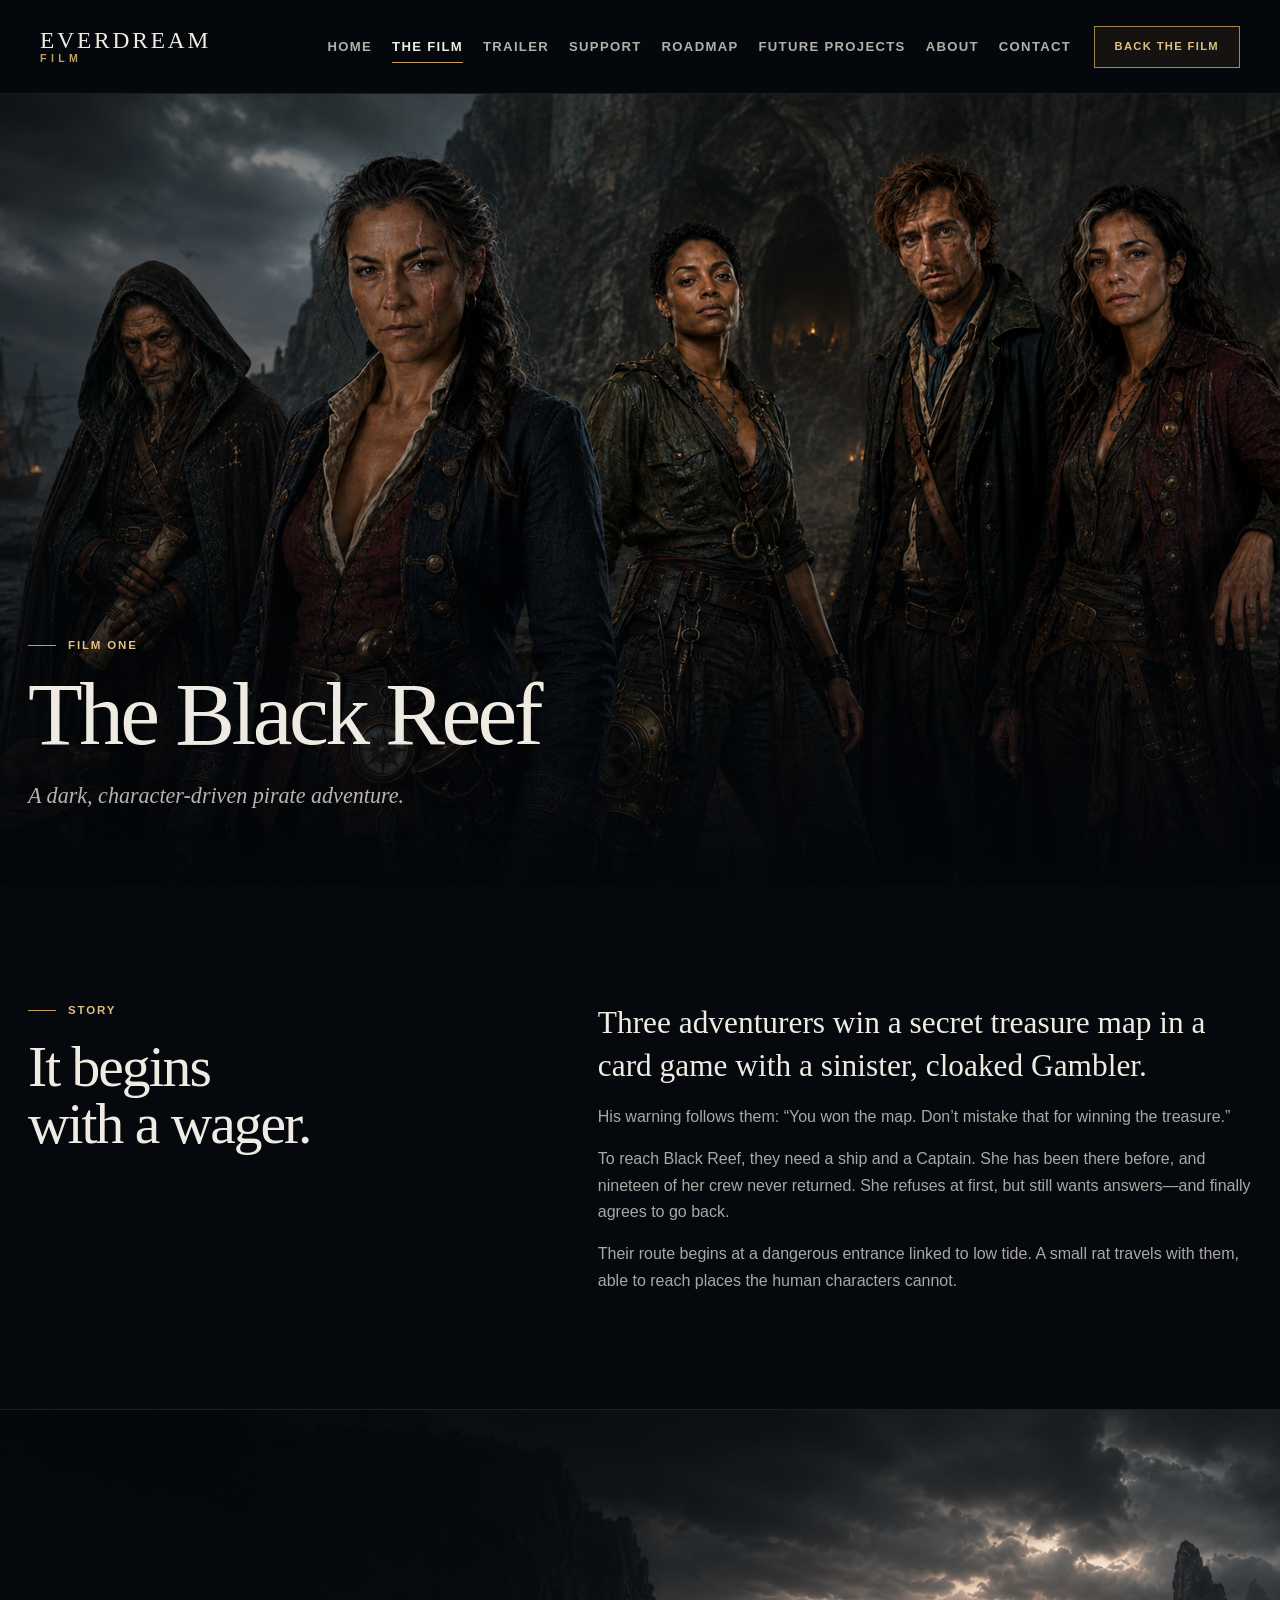
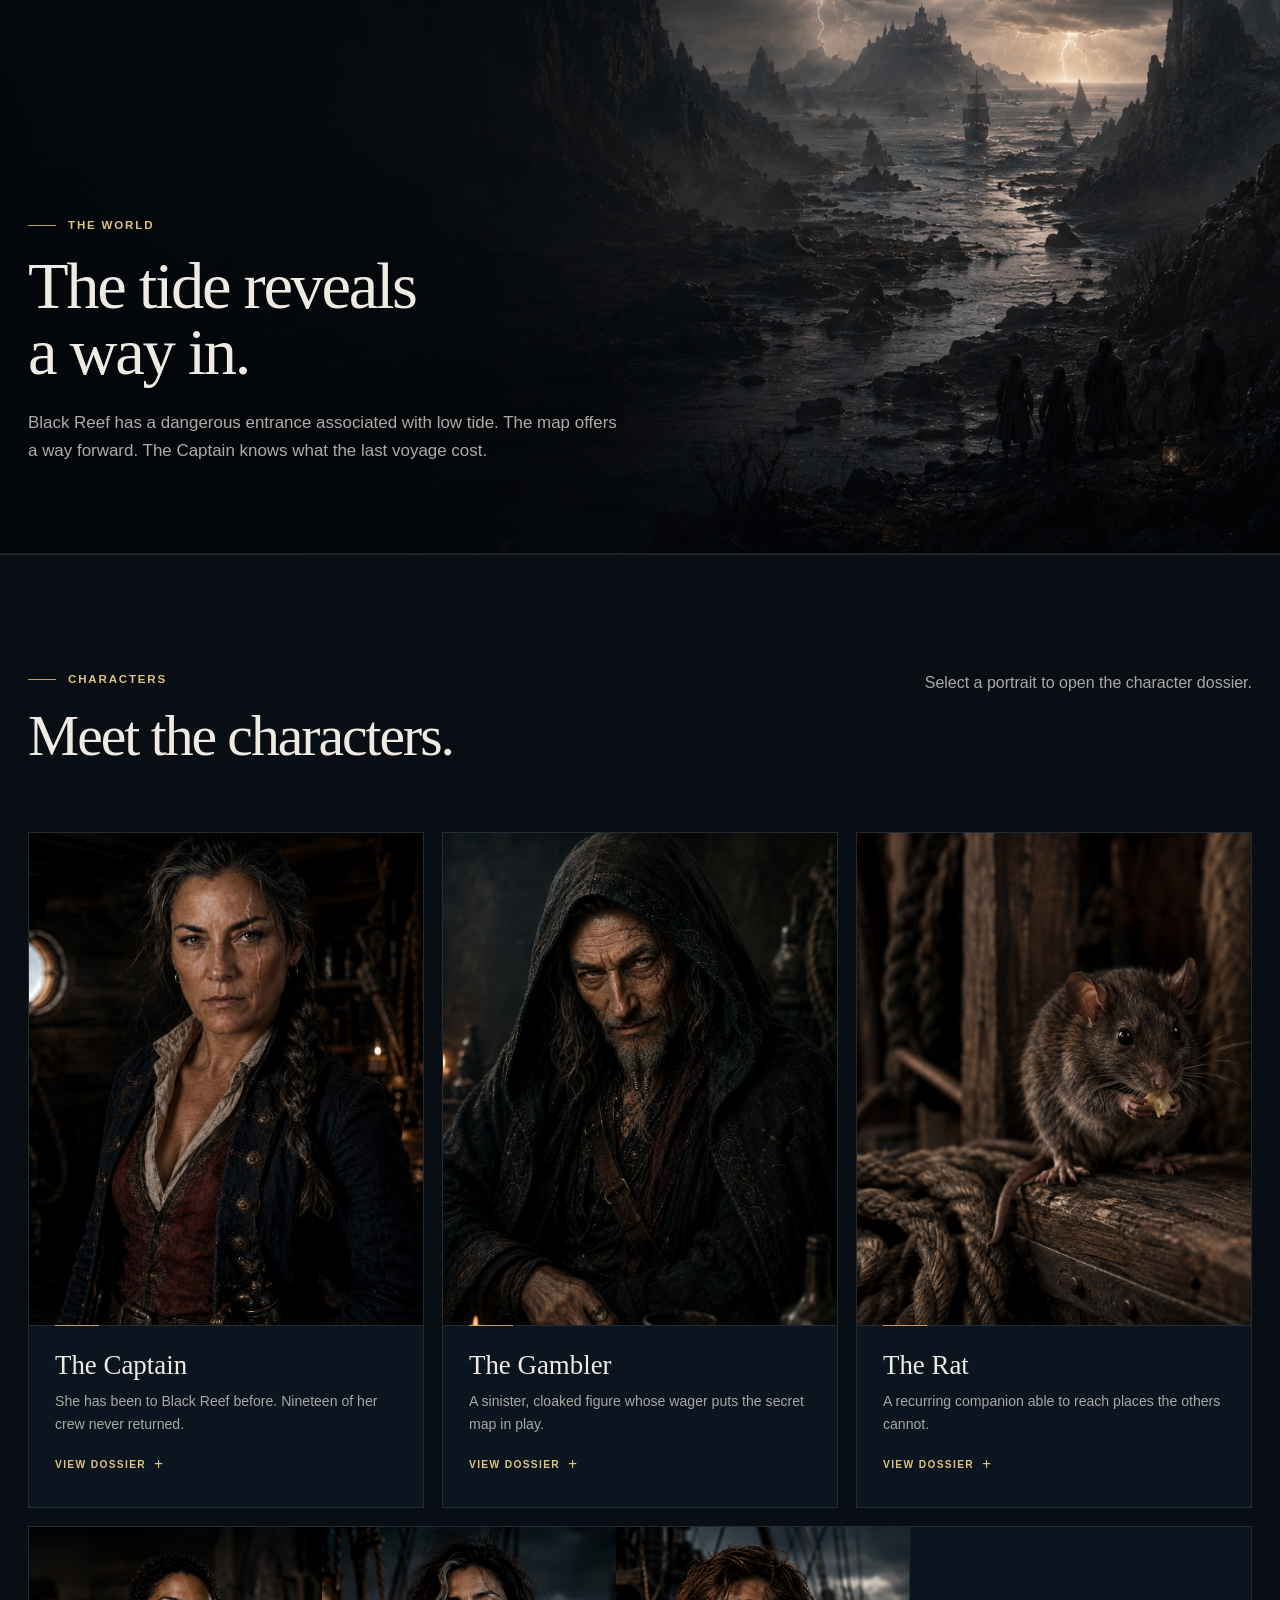
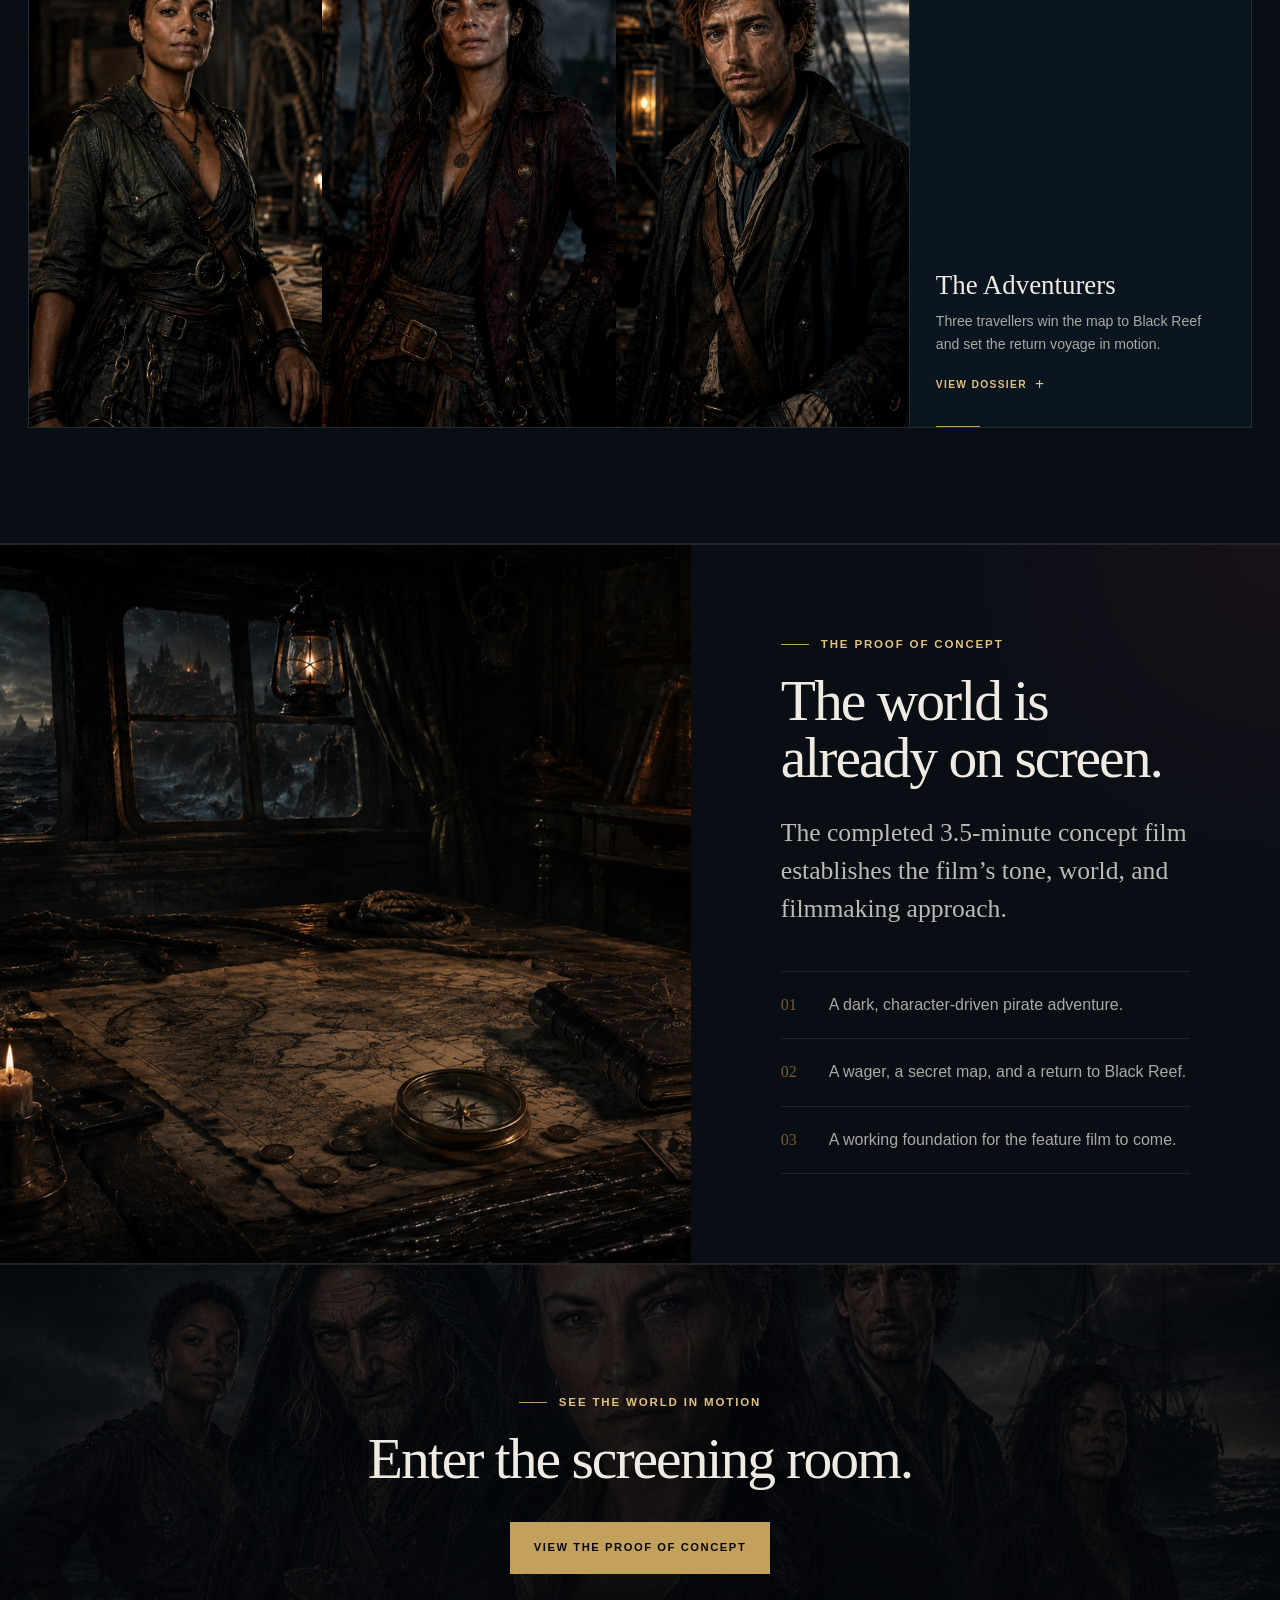
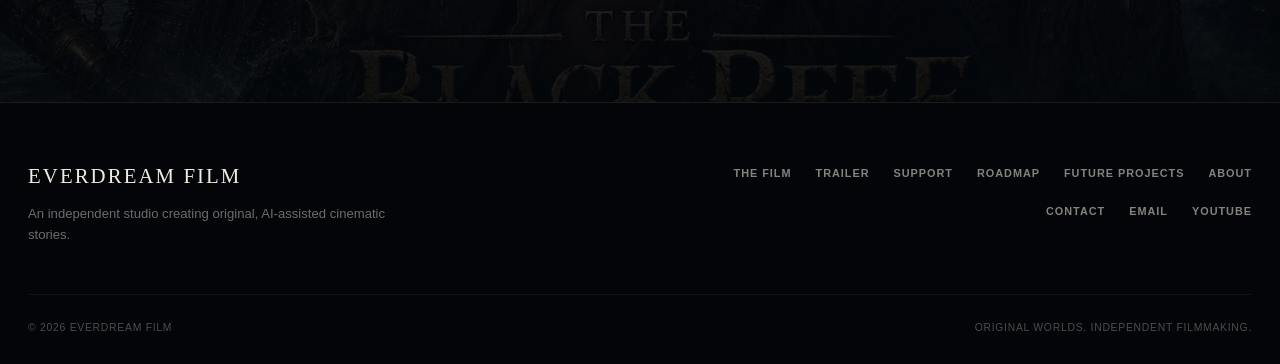
<file: film.html>
<!doctype html>
<html lang="en">
  <head>
    <meta charset="utf-8">
    <meta name="viewport" content="width=device-width, initial-scale=1">
    <meta name="description" content="Discover The Black Reef: a dark, character-driven pirate adventure from independent studio Everdream Film.">
    <meta name="theme-color" content="#05080d">
    <link rel="canonical" href="https://everdreamfilm.com/film.html">
    <meta property="og:type" content="website">
    <meta property="og:site_name" content="Everdream Film">
    <meta property="og:title" content="The Film | The Black Reef">
    <meta property="og:description" content="Discover the story, world, and characters of The Black Reef.">
    <meta property="og:url" content="https://everdreamfilm.com/film.html">
    <meta property="og:image" content="https://everdreamfilm.com/assets/images/hero-black-reef.png">
    <meta property="og:image:alt" content="The crew of The Black Reef on a storm-darkened dock">
    <meta name="twitter:card" content="summary_large_image">
    <meta name="twitter:title" content="The Film | The Black Reef">
    <meta name="twitter:description" content="Discover the story, world, and characters of The Black Reef.">
    <meta name="twitter:image" content="https://everdreamfilm.com/assets/images/hero-black-reef.png">
    <title>The Film | The Black Reef</title>
    <link rel="stylesheet" href="css/styles.css?v=20260814-1">
    <script src="js/main.js?v=20260814-1" defer></script>
  </head>
  <body>
    <a class="skip-link" href="#main-content">Skip to content</a>

    <header class="site-header">
      <div class="nav-wrap">
        <a class="wordmark" href="index.html" aria-label="Everdream Film home">
          <span class="wordmark__name">EVERDREAM</span>
          <span class="wordmark__type">Film</span>
        </a>
        <button class="menu-toggle" type="button" aria-expanded="false" aria-controls="site-navigation" aria-label="Open navigation"><span class="menu-toggle__line"></span></button>
        <nav class="site-nav" id="site-navigation" aria-label="Primary navigation" data-open="false">
          <ul class="site-nav__list">
            <li><a class="site-nav__link" href="index.html">Home</a></li>
            <li><a class="site-nav__link" href="film.html" aria-current="page">The Film</a></li>
            <li><a class="site-nav__link" href="trailer.html">Trailer</a></li>
            <li><a class="site-nav__link" href="support.html">Support</a></li>
            <li><a class="site-nav__link" href="roadmap.html">Roadmap</a></li>
            <li><a class="site-nav__link" href="projects.html">Future Projects</a></li>
            <li><a class="site-nav__link" href="about.html">About</a></li>
            <li><a class="site-nav__link" href="contact.html">Contact</a></li>
          </ul>
          <a class="back-film" href="https://www.kickstarter.com/projects/everdreamfilm/the-black-reef-a-solo-ai-feature-film" target="_blank" rel="noopener noreferrer">Back the Film</a>
        </nav>
      </div>
    </header>

    <main id="main-content">
      <section class="film-hero" aria-labelledby="page-title">
        <img src="assets/images/crew-group.png" alt="Characters from The Black Reef gathered on a dark coast" fetchpriority="high">
        <div class="film-hero__content shell">
          <p class="eyebrow">Film One</p>
          <h1 class="page-title" id="page-title">The Black Reef</h1>
          <p class="lede">A dark, character-driven pirate adventure.</p>
        </div>
      </section>

      <section class="section film-story" id="story" aria-labelledby="story-title">
        <div class="shell intro-grid">
          <div>
            <p class="eyebrow">Story</p>
            <h2 class="section-title" id="story-title">It begins with a wager.</h2>
          </div>
          <div class="body-copy">
            <p class="intro-copy">Three adventurers win a secret treasure map in a card game with a sinister, cloaked Gambler.</p>
            <p>His warning follows them: “You won the map. Don’t mistake that for winning the treasure.”</p>
            <p>To reach Black Reef, they need a ship and a Captain. She has been there before, and nineteen of her crew never returned. She refuses at first, but still wants answers—and finally agrees to go back.</p>
            <p>Their route begins at a dangerous entrance linked to low tide. A small rat travels with them, able to reach places the human characters cannot.</p>
          </div>
        </div>
      </section>

      <section class="film-world" id="world" aria-labelledby="world-title">
        <img src="assets/images/3317222d-1629-45ef-945c-880b752edb7c.png" alt="The crew overlooking a jagged sea passage toward Black Reef" loading="lazy">
        <div class="film-world__inner shell">
          <div class="film-world__copy">
            <p class="eyebrow">The World</p>
            <h2 class="section-title" id="world-title">The tide reveals a way in.</h2>
            <p>Black Reef has a dangerous entrance associated with low tide. The map offers a way forward. The Captain knows what the last voyage cost.</p>
          </div>
        </div>
      </section>

      <section class="section section--navy" id="characters" aria-labelledby="characters-title">
        <div class="shell">
          <div class="section-heading section-heading--top">
            <div>
              <p class="eyebrow">Characters</p>
              <h2 class="section-title" id="characters-title">Meet the characters.</h2>
            </div>
            <p class="section-heading__copy">Select a portrait to open the character dossier.</p>
          </div>

          <div class="crew-grid crew-grid--film">
            <article class="crew-card character-card"><img src="assets/images/captain.png" alt="Portrait of The Captain" loading="lazy"><div class="crew-card__body"><h3 id="film-captain">The Captain</h3><p>She has been to Black Reef before. Nineteen of her crew never returned.</p><span class="crew-card__prompt" aria-hidden="true">View dossier</span></div><button class="crew-card__open character-trigger" type="button" data-character="captain" aria-labelledby="film-captain" aria-haspopup="dialog"></button></article>
            <article class="crew-card character-card"><img src="assets/images/gambler.png" alt="Portrait of The Gambler" loading="lazy"><div class="crew-card__body"><h3 id="film-gambler">The Gambler</h3><p>A sinister, cloaked figure whose wager puts the secret map in play.</p><span class="crew-card__prompt" aria-hidden="true">View dossier</span></div><button class="crew-card__open character-trigger" type="button" data-character="gambler" aria-labelledby="film-gambler" aria-haspopup="dialog"></button></article>
            <article class="crew-card crew-card--rat character-card"><img src="assets/images/rat.png" alt="Portrait of The Rat" loading="lazy"><div class="crew-card__body"><h3 id="film-rat">The Rat</h3><p>A recurring companion able to reach places the others cannot.</p><span class="crew-card__prompt" aria-hidden="true">View dossier</span></div><button class="crew-card__open character-trigger" type="button" data-character="rat" aria-labelledby="film-rat" aria-haspopup="dialog"></button></article>
            <article class="crew-card crew-card--adventurers character-card"><div class="crew-card__triptych" role="img" aria-label="Portraits of the three adventurers"><img src="assets/images/scout.png" alt="" loading="lazy"><img src="assets/images/cartographer.png" alt="" loading="lazy"><img src="assets/images/survivor.png" alt="" loading="lazy"></div><div class="crew-card__body"><h3 id="film-adventurers">The Adventurers</h3><p>Three travellers win the map to Black Reef and set the return voyage in motion.</p><span class="crew-card__prompt" aria-hidden="true">View dossier</span></div><button class="crew-card__open character-trigger" type="button" data-character="adventurers" aria-labelledby="film-adventurers" aria-haspopup="dialog"></button></article>
          </div>
        </div>
      </section>

      <section class="film-stakes" id="proof" aria-labelledby="proof-title">
        <div class="film-stakes__art">
          <img src="assets/images/d0d5533e-858b-46b2-8dfb-fa3455c21934.png" alt="A weathered map, compass, cards, and lantern on a shipboard table" loading="lazy">
        </div>
        <div class="film-stakes__content">
          <p class="eyebrow">The proof of concept</p>
          <h2 class="section-title" id="proof-title">The world is already on screen.</h2>
          <p class="film-stakes__lead">The completed 3.5-minute concept film establishes the film’s tone, world, and filmmaking approach.</p>
          <div class="stakes-list">
            <div><span>01</span><p>A dark, character-driven pirate adventure.</p></div>
            <div><span>02</span><p>A wager, a secret map, and a return to Black Reef.</p></div>
            <div><span>03</span><p>A working foundation for the feature film to come.</p></div>
          </div>
        </div>
      </section>

      <section class="closing-cta closing-cta--image" aria-labelledby="film-cta-title">
        <div class="shell closing-cta__inner">
          <p class="eyebrow">See the world in motion</p>
          <h2 class="section-title" id="film-cta-title">Enter the screening room.</h2>
          <div class="button-row"><a class="button button--primary" href="trailer.html">View the Proof of Concept</a></div>
        </div>
      </section>

      <dialog class="character-dialog" data-character-dialog aria-labelledby="character-dialog-title">
        <div class="character-dialog__surface">
          <button class="character-dialog__close" type="button" data-dialog-close aria-label="Close character dossier"><span aria-hidden="true">&#215;</span></button>
          <div class="character-dialog__portrait"><img src="assets/images/captain.png" alt="" data-character-image></div>
          <div class="character-dialog__copy"><p class="eyebrow">Character dossier</p><h2 id="character-dialog-title" data-character-title>The Captain</h2><p class="character-dialog__lead" data-character-lead></p><div class="character-dialog__bio" data-character-copy></div></div>
        </div>
      </dialog>
    </main>

    <footer class="site-footer">
      <div class="shell">
        <div class="footer-top">
          <div><p class="footer-title">Everdream Film</p><p class="footer-copy">An independent studio creating original, AI-assisted cinematic stories.</p></div>
          <ul class="footer-nav" aria-label="Footer navigation">
            <li><a href="film.html">The Film</a></li><li><a href="trailer.html">Trailer</a></li><li><a href="support.html">Support</a></li><li><a href="roadmap.html">Roadmap</a></li><li><a href="projects.html">Future Projects</a></li><li><a href="about.html">About</a></li><li><a href="contact.html">Contact</a></li><li><a href="mailto:everdreamfilm@hotmail.com">Email</a></li><li><a href="https://www.youtube.com/@EverdreamAI" target="_blank" rel="noopener noreferrer">YouTube</a></li>
          </ul>
        </div>
        <div class="footer-bottom"><span>© <span data-current-year>2026</span> Everdream Film</span><span>Original worlds. Independent filmmaking.</span></div>
      </div>
    </footer>
  </body>
</html>
</file>
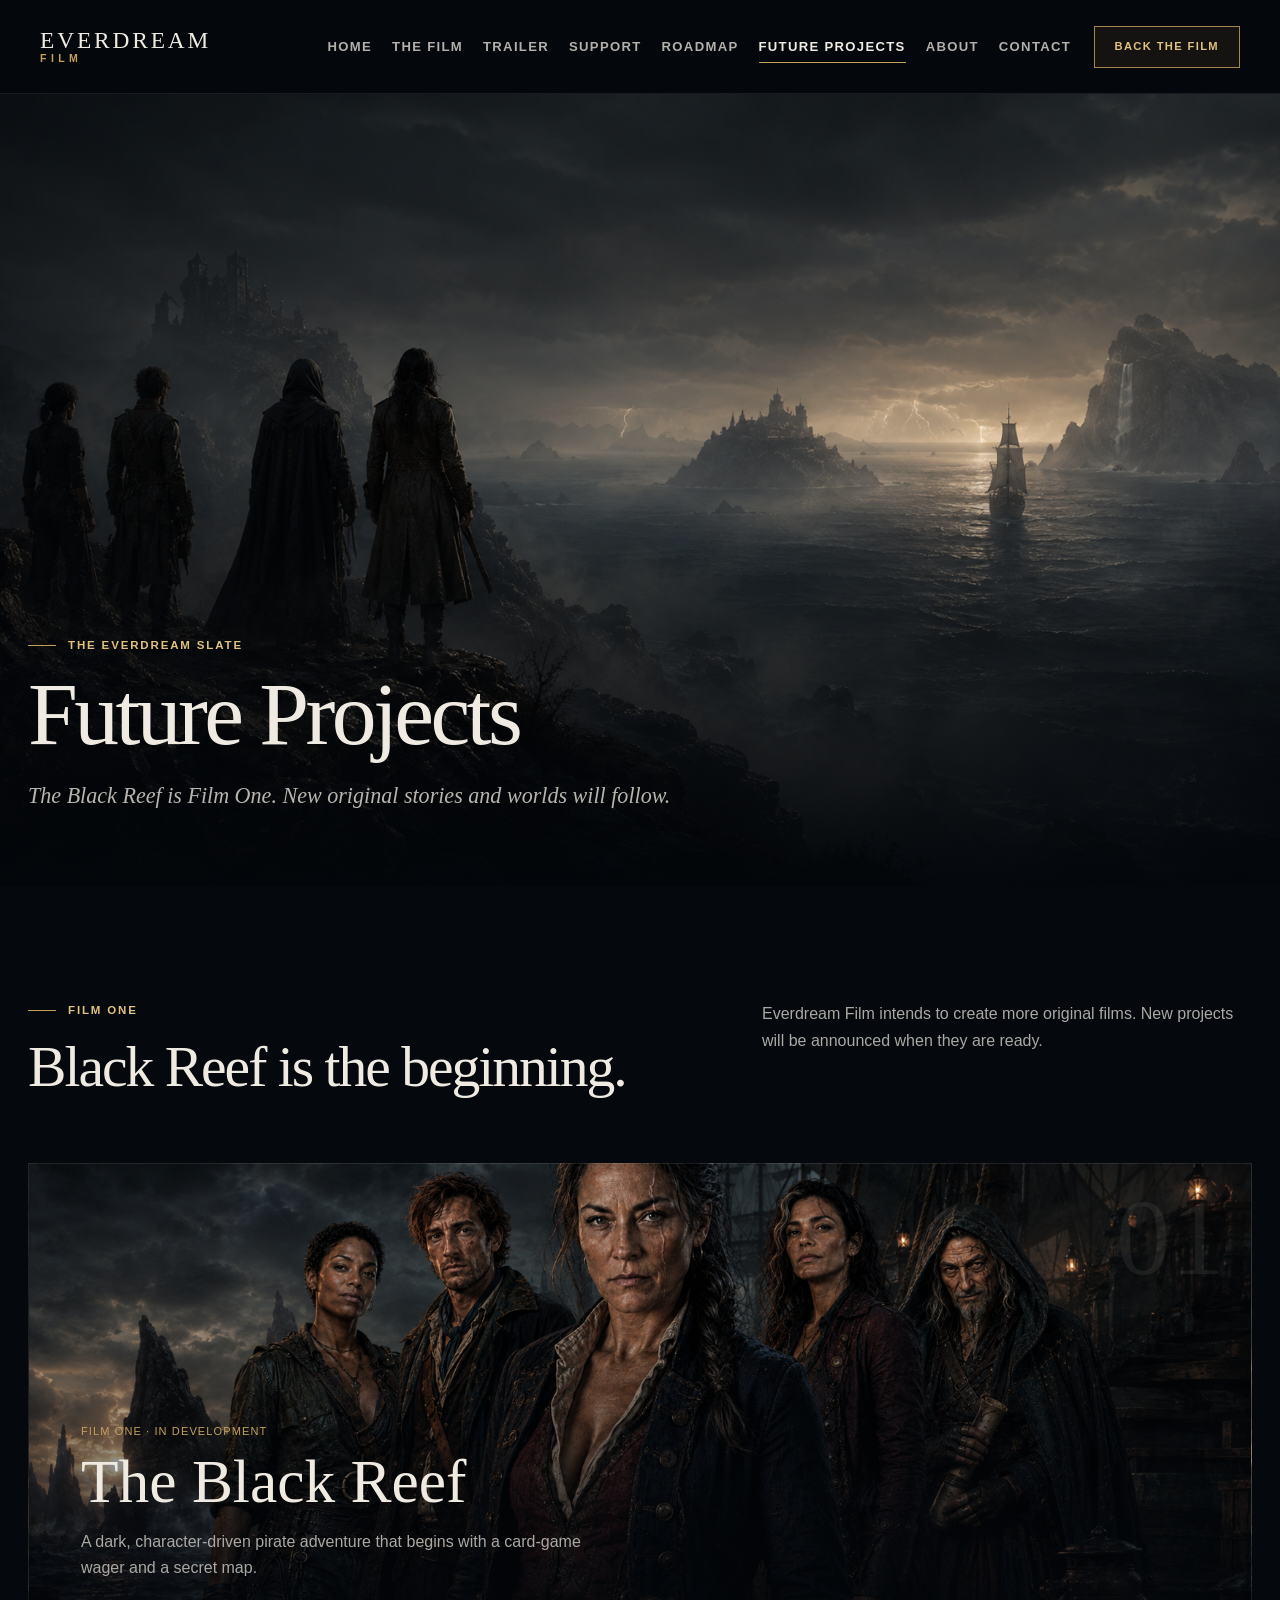
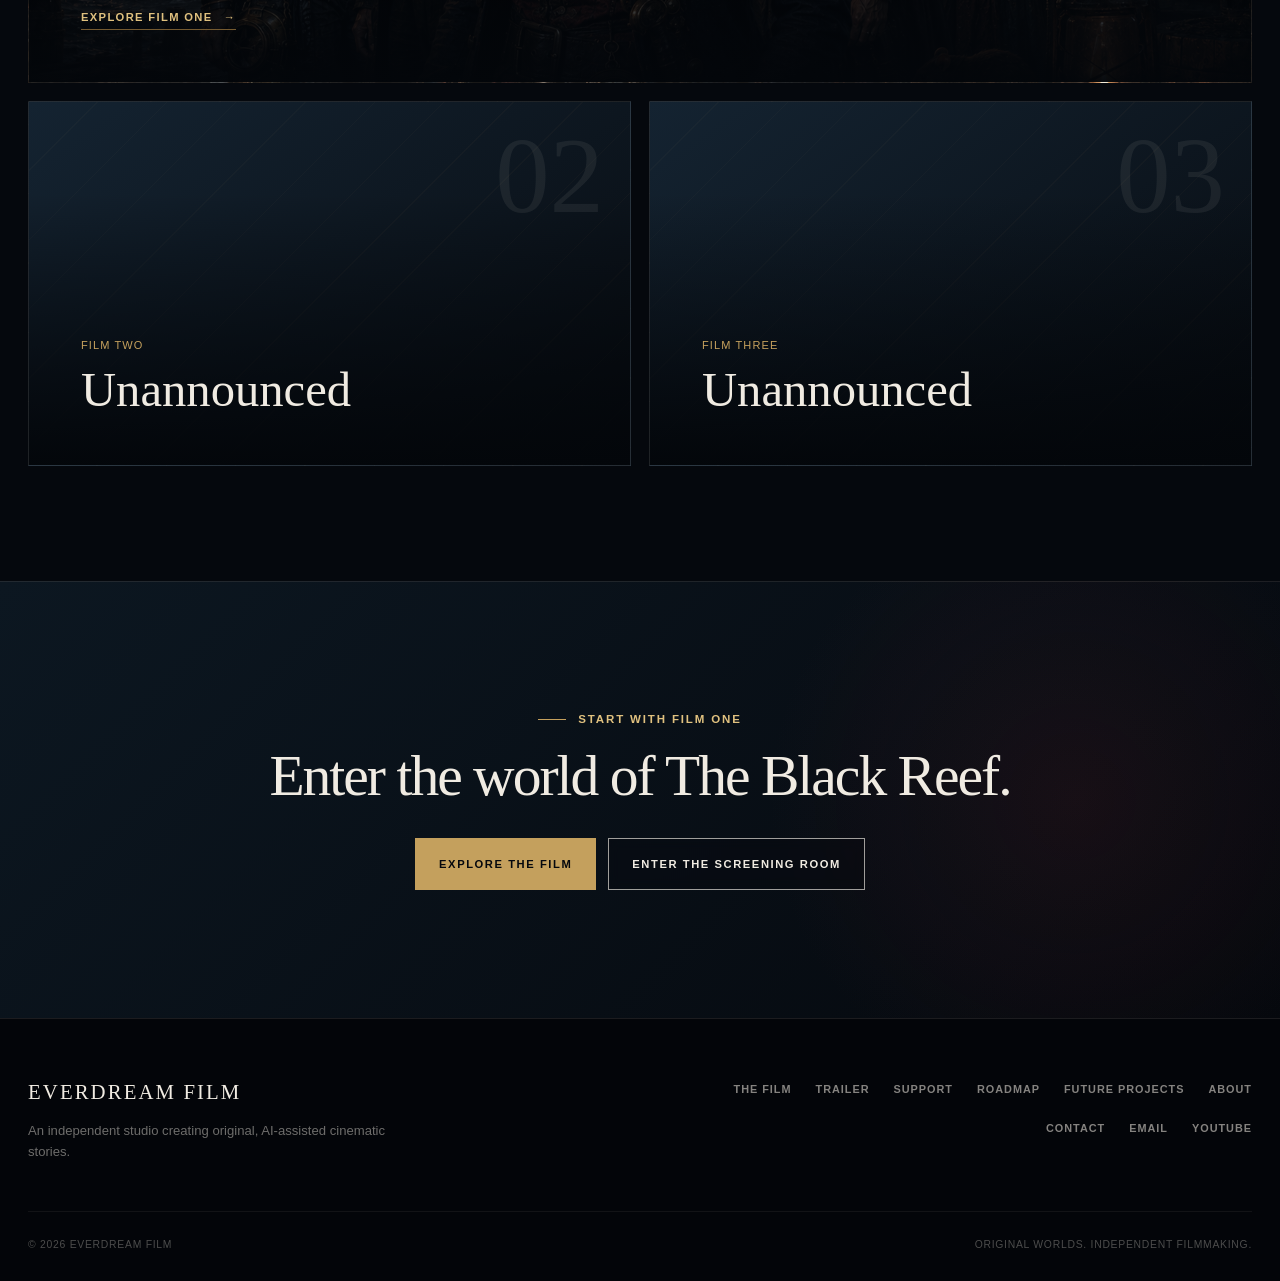
<file: projects.html>
<!doctype html>
<html lang="en">
  <head>
    <meta charset="utf-8">
    <meta name="viewport" content="width=device-width, initial-scale=1">
    <meta name="description" content="Explore The Black Reef and future original films from Everdream Film.">
    <meta name="theme-color" content="#05080d">
    <link rel="canonical" href="https://everdreamfilm.com/projects.html">
    <meta property="og:type" content="website">
    <meta property="og:site_name" content="Everdream Film">
    <meta property="og:title" content="Future Projects | Everdream Film">
    <meta property="og:description" content="The Black Reef is Film One. Discover the growing Everdream Film slate.">
    <meta property="og:url" content="https://everdreamfilm.com/projects.html">
    <meta property="og:image" content="https://everdreamfilm.com/assets/images/future-projects.png">
    <meta property="og:image:alt" content="Figures looking across a dark sea toward distant islands">
    <meta name="twitter:card" content="summary_large_image">
    <meta name="twitter:title" content="Future Projects | Everdream Film">
    <meta name="twitter:description" content="The Black Reef is Film One. Discover the growing Everdream Film slate.">
    <meta name="twitter:image" content="https://everdreamfilm.com/assets/images/future-projects.png">
    <title>Future Projects | Everdream Film</title>
    <link rel="stylesheet" href="css/styles.css?v=20260814-1">
    <script src="js/main.js?v=20260814-1" defer></script>
  </head>
  <body>
    <a class="skip-link" href="#main-content">Skip to content</a>

    <header class="site-header">
      <div class="nav-wrap">
        <a class="wordmark" href="index.html" aria-label="Everdream Film home"><span class="wordmark__name">EVERDREAM</span><span class="wordmark__type">Film</span></a>
        <button class="menu-toggle" type="button" aria-expanded="false" aria-controls="site-navigation" aria-label="Open navigation"><span class="menu-toggle__line"></span></button>
        <nav class="site-nav" id="site-navigation" aria-label="Primary navigation" data-open="false">
          <ul class="site-nav__list">
            <li><a class="site-nav__link" href="index.html">Home</a></li>
            <li><a class="site-nav__link" href="film.html">The Film</a></li>
            <li><a class="site-nav__link" href="trailer.html">Trailer</a></li>
            <li><a class="site-nav__link" href="support.html">Support</a></li>
            <li><a class="site-nav__link" href="roadmap.html">Roadmap</a></li>
            <li><a class="site-nav__link" href="projects.html" aria-current="page">Future Projects</a></li>
            <li><a class="site-nav__link" href="about.html">About</a></li>
            <li><a class="site-nav__link" href="contact.html">Contact</a></li>
          </ul>
          <a class="back-film" href="https://www.kickstarter.com/projects/everdreamfilm/the-black-reef-a-solo-ai-feature-film" target="_blank" rel="noopener noreferrer">Back the Film</a>
        </nav>
      </div>
    </header>

    <main id="main-content">
      <section class="projects-hero" aria-labelledby="page-title">
        <img src="assets/images/future-projects.png" alt="Figures looking across a vast dark sea toward distant islands" fetchpriority="high">
        <div class="page-hero__content">
          <p class="eyebrow">The Everdream slate</p>
          <h1 class="page-title" id="page-title">Future Projects</h1>
          <p class="lede">The Black Reef is Film One. New original stories and worlds will follow.</p>
        </div>
      </section>

      <section class="section" aria-labelledby="slate-title">
        <div class="shell">
          <div class="section-heading section-heading--top">
            <div><p class="eyebrow">Film One</p><h2 class="section-title" id="slate-title">Black Reef is the beginning.</h2></div>
            <p class="section-heading__copy">Everdream Film intends to create more original films. New projects will be announced when they are ready.</p>
          </div>

          <div class="film-card-grid">
            <article class="film-card film-card--black-reef">
              <span class="film-card__index" aria-hidden="true">01</span>
              <p class="film-card__status">Film One · In development</p>
              <h2>The Black Reef</h2>
              <p>A dark, character-driven pirate adventure that begins with a card-game wager and a secret map.</p>
              <a class="text-link" href="film.html">Explore Film One</a>
            </article>

            <!-- Future project card: replace title, copy, status, and artwork when Film Two is announced. -->
            <article class="film-card film-card--unknown">
              <span class="film-card__index" aria-hidden="true">02</span>
              <p class="film-card__status">Film Two</p>
              <h2>Unannounced</h2>
            </article>

            <!-- Future project card: replace with the official title and artwork when announced. -->
            <article class="film-card film-card--unknown">
              <span class="film-card__index" aria-hidden="true">03</span>
              <p class="film-card__status">Film Three</p>
              <h2>Unannounced</h2>
            </article>
          </div>
        </div>
      </section>

      <section class="closing-cta" aria-labelledby="projects-cta-title">
        <div class="shell closing-cta__inner">
          <p class="eyebrow">Start with Film One</p>
          <h2 class="section-title" id="projects-cta-title">Enter the world of The Black Reef.</h2>
          <div class="button-row"><a class="button button--primary" href="film.html">Explore the Film</a><a class="button button--ghost" href="trailer.html">Enter the Screening Room</a></div>
        </div>
      </section>
    </main>

    <footer class="site-footer">
      <div class="shell">
        <div class="footer-top"><div><p class="footer-title">Everdream Film</p><p class="footer-copy">An independent studio creating original, AI-assisted cinematic stories.</p></div><ul class="footer-nav" aria-label="Footer navigation"><li><a href="film.html">The Film</a></li><li><a href="trailer.html">Trailer</a></li><li><a href="support.html">Support</a></li><li><a href="roadmap.html">Roadmap</a></li><li><a href="projects.html">Future Projects</a></li><li><a href="about.html">About</a></li><li><a href="contact.html">Contact</a></li><li><a href="mailto:everdreamfilm@hotmail.com">Email</a></li><li><a href="https://www.youtube.com/@EverdreamAI" target="_blank" rel="noopener noreferrer">YouTube</a></li></ul></div>
        <div class="footer-bottom"><span>© <span data-current-year>2026</span> Everdream Film</span><span>Original worlds. Independent filmmaking.</span></div>
      </div>
    </footer>
  </body>
</html>
</file>
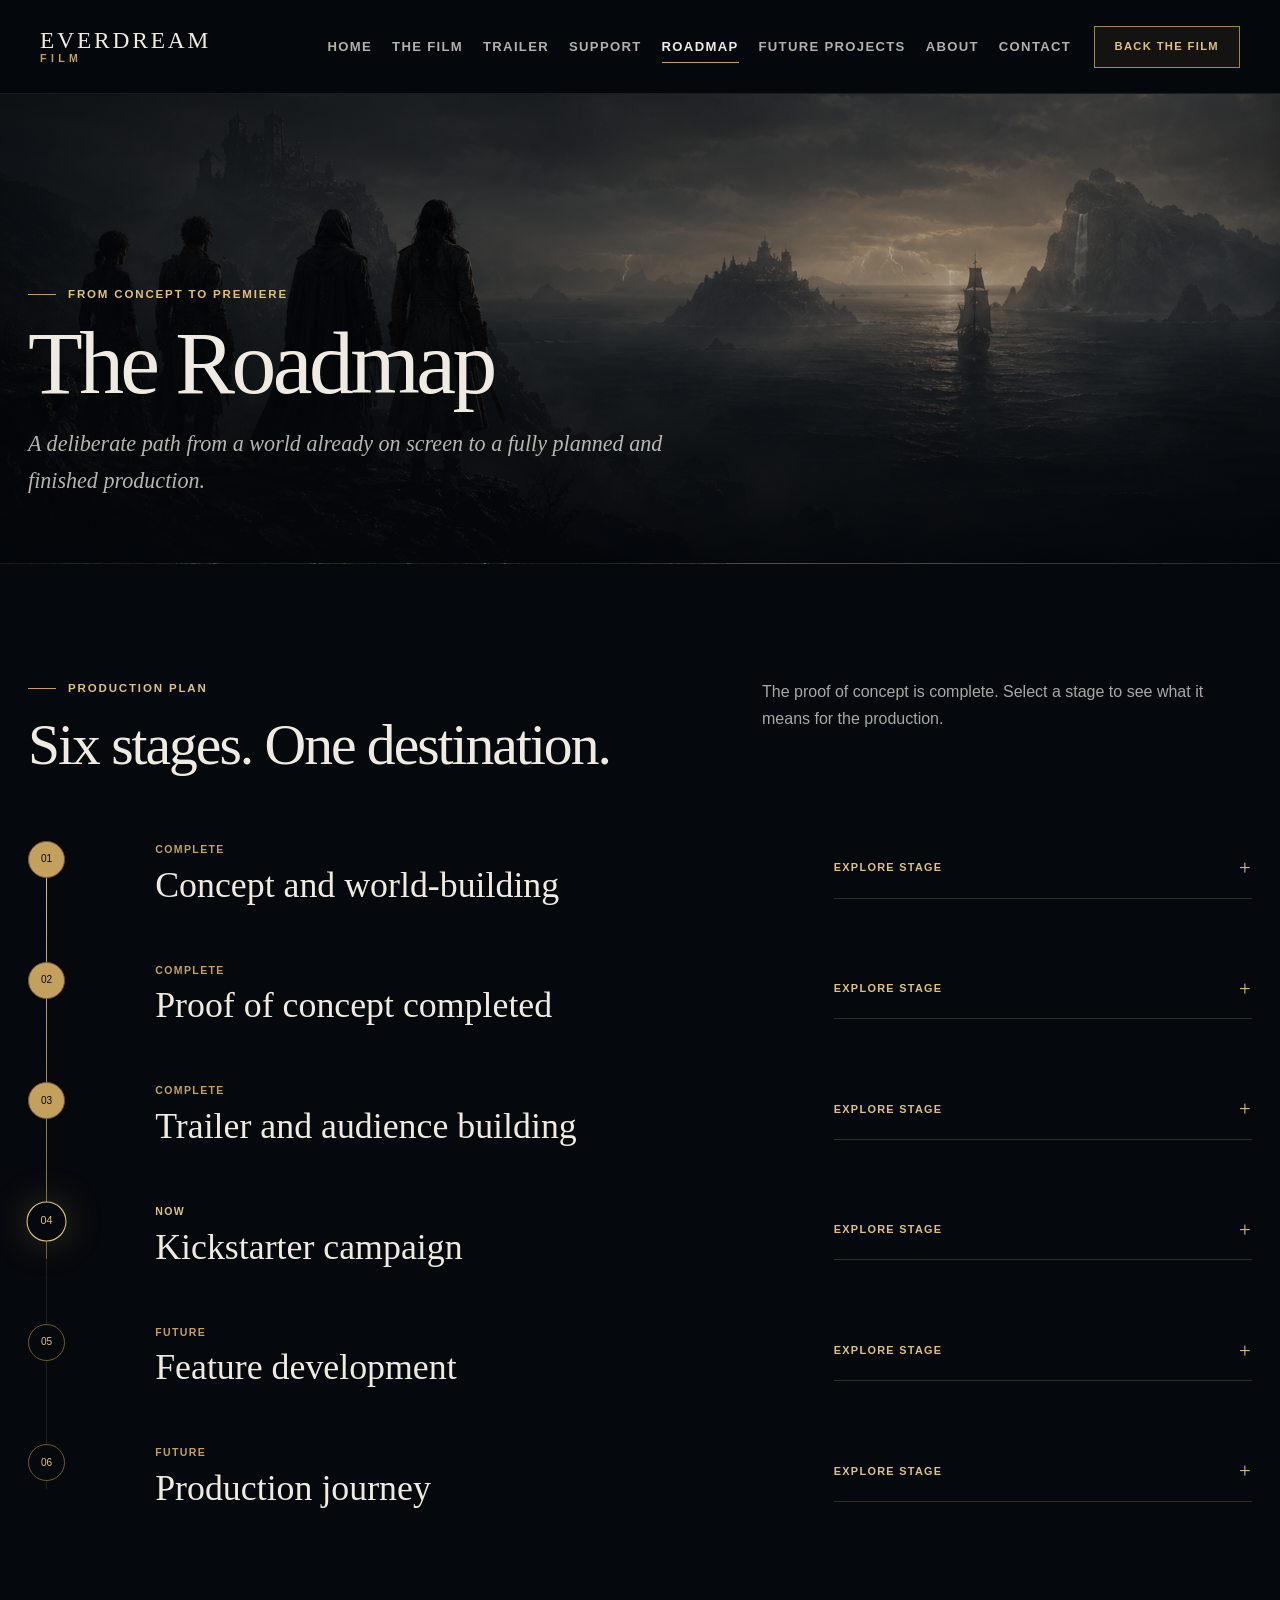
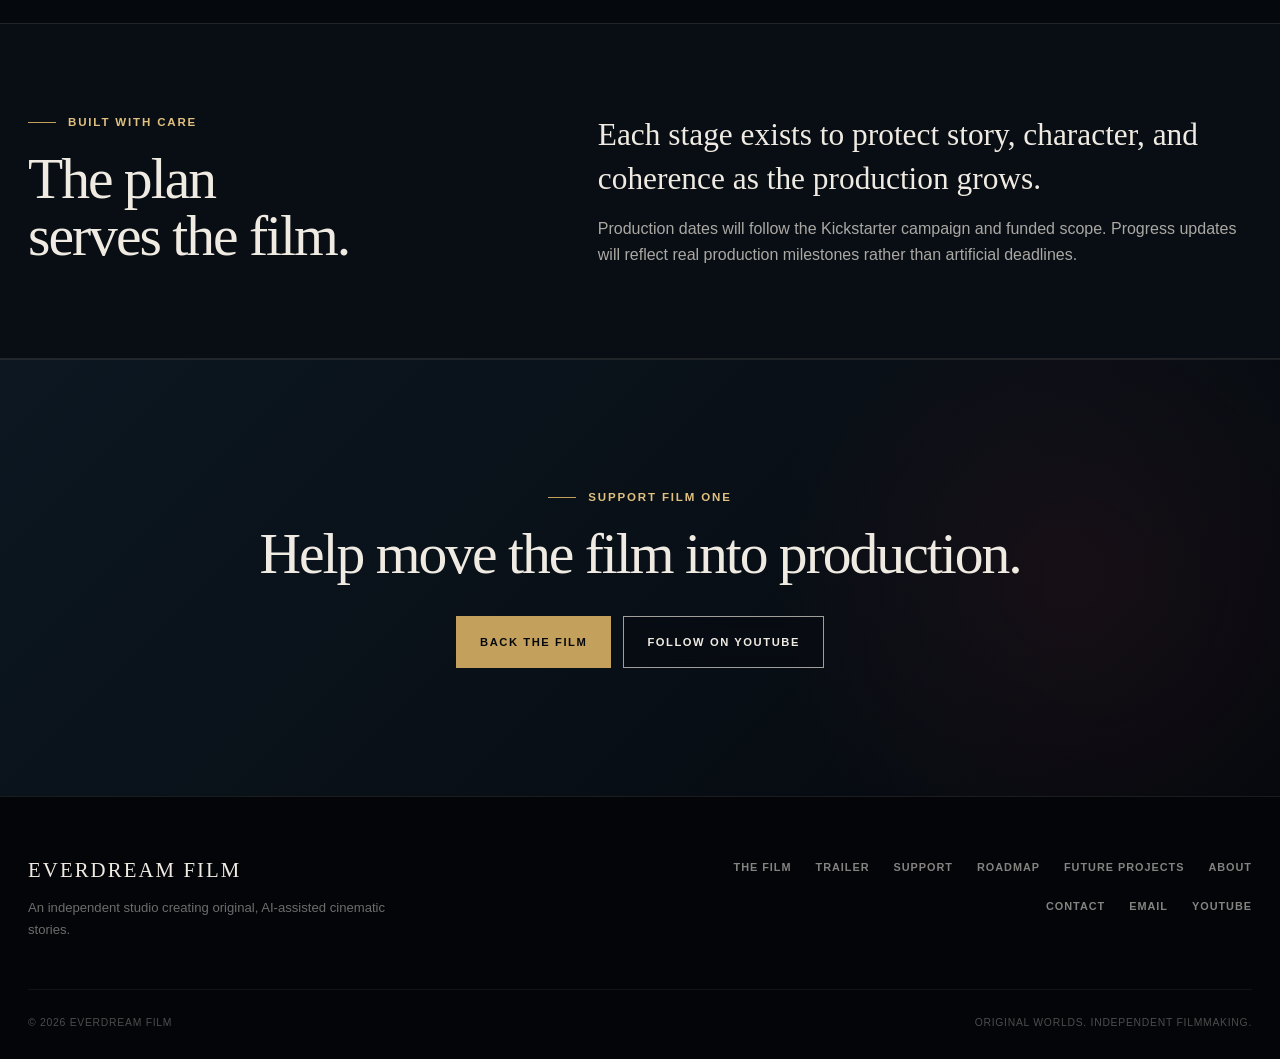
<file: roadmap.html>
<!doctype html>
<html lang="en">
  <head>
    <meta charset="utf-8">
    <meta name="viewport" content="width=device-width, initial-scale=1">
    <meta name="description" content="Follow the production roadmap for The Black Reef, from world-building through the production journey.">
    <meta name="theme-color" content="#05080d">
    <link rel="canonical" href="https://everdreamfilm.com/roadmap.html">
    <meta property="og:type" content="website">
    <meta property="og:site_name" content="Everdream Film">
    <meta property="og:title" content="Roadmap | The Black Reef">
    <meta property="og:description" content="Follow the production roadmap for The Black Reef, from proof of concept toward the finished film.">
    <meta property="og:url" content="https://everdreamfilm.com/roadmap.html">
    <meta property="og:image" content="https://everdreamfilm.com/assets/images/hero-black-reef.png">
    <meta property="og:image:alt" content="The crew of The Black Reef on a storm-darkened dock">
    <meta name="twitter:card" content="summary_large_image">
    <meta name="twitter:title" content="Roadmap | The Black Reef">
    <meta name="twitter:description" content="Follow the production roadmap for The Black Reef, from proof of concept toward the finished film.">
    <meta name="twitter:image" content="https://everdreamfilm.com/assets/images/hero-black-reef.png">
    <title>Roadmap | The Black Reef</title>
    <link rel="stylesheet" href="css/styles.css?v=20260814-2">
    <script src="js/main.js?v=20260814-1" defer></script>
  </head>
  <body>
    <a class="skip-link" href="#main-content">Skip to content</a>

    <header class="site-header">
      <div class="nav-wrap">
        <a class="wordmark" href="index.html" aria-label="Everdream Film home"><span class="wordmark__name">EVERDREAM</span><span class="wordmark__type">Film</span></a>
        <button class="menu-toggle" type="button" aria-expanded="false" aria-controls="site-navigation" aria-label="Open navigation"><span class="menu-toggle__line"></span></button>
        <nav class="site-nav" id="site-navigation" aria-label="Primary navigation" data-open="false">
          <ul class="site-nav__list">
            <li><a class="site-nav__link" href="index.html">Home</a></li>
            <li><a class="site-nav__link" href="film.html">The Film</a></li>
            <li><a class="site-nav__link" href="trailer.html">Trailer</a></li>
            <li><a class="site-nav__link" href="support.html">Support</a></li>
            <li><a class="site-nav__link" href="roadmap.html" aria-current="page">Roadmap</a></li>
            <li><a class="site-nav__link" href="projects.html">Future Projects</a></li>
            <li><a class="site-nav__link" href="about.html">About</a></li>
            <li><a class="site-nav__link" href="contact.html">Contact</a></li>
          </ul>
          <a class="back-film" href="https://www.kickstarter.com/projects/everdreamfilm/the-black-reef-a-solo-ai-feature-film" target="_blank" rel="noopener noreferrer">Back the Film</a>
        </nav>
      </div>
    </header>

    <main id="main-content">
      <section class="page-hero page-hero--roadmap" aria-labelledby="page-title">
        <div class="page-hero__content">
          <p class="eyebrow">From concept to premiere</p>
          <h1 class="page-title" id="page-title">The Roadmap</h1>
          <p class="lede">A deliberate path from a world already on screen to a fully planned and finished production.</p>
        </div>
      </section>

      <section class="section" aria-labelledby="roadmap-title">
        <div class="shell">
          <div class="section-heading section-heading--top">
            <div><p class="eyebrow">Production plan</p><h2 class="section-title" id="roadmap-title">Six stages. One destination.</h2></div>
            <p class="section-heading__copy">The proof of concept is complete. Select a stage to see what it means for the production.</p>
          </div>

          <ol class="roadmap" data-roadmap>
            <li class="roadmap__step is-complete">
              <span class="roadmap__marker" aria-hidden="true">01</span>
              <div class="roadmap__stage"><span class="roadmap__status">Complete</span><h3 class="roadmap__title">Concept and world-building</h3></div>
              <button class="roadmap__toggle" type="button" aria-expanded="false" aria-controls="roadmap-detail-1"><span>Explore stage</span><span class="roadmap__toggle-mark" aria-hidden="true">+</span></button>
              <div class="roadmap__detail" id="roadmap-detail-1" hidden><p>Develop the story premise, characters, visual language, and production approach before major decisions are locked.</p></div>
            </li>
            <li class="roadmap__step is-complete">
              <span class="roadmap__marker" aria-hidden="true">02</span>
              <div class="roadmap__stage"><span class="roadmap__status">Complete</span><h3 class="roadmap__title">Proof of concept completed</h3></div>
              <button class="roadmap__toggle" type="button" aria-expanded="false" aria-controls="roadmap-detail-2"><span>Explore stage</span><span class="roadmap__toggle-mark" aria-hidden="true">+</span></button>
              <div class="roadmap__detail" id="roadmap-detail-2" hidden><p>A 3.5-minute concept film now establishes the tone, world, and a practical filmmaking foundation for the feature.</p></div>
            </li>
            <li class="roadmap__step is-complete">
              <span class="roadmap__marker" aria-hidden="true">03</span>
              <div class="roadmap__stage"><span class="roadmap__status">Complete</span><h3 class="roadmap__title">Trailer and audience building</h3></div>
              <button class="roadmap__toggle" type="button" aria-expanded="false" aria-controls="roadmap-detail-3"><span>Explore stage</span><span class="roadmap__toggle-mark" aria-hidden="true">+</span></button>
              <div class="roadmap__detail" id="roadmap-detail-3" hidden><p>Share the proof of concept, introduce the film to its first audience, and document the journey openly through Everdream Film and YouTube.</p></div>
            </li>
            <li class="roadmap__step is-active">
              <span class="roadmap__marker" aria-hidden="true">04</span>
              <div class="roadmap__stage"><span class="roadmap__status">Now</span><h3 class="roadmap__title">Kickstarter campaign</h3></div>
              <button class="roadmap__toggle" type="button" aria-expanded="false" aria-controls="roadmap-detail-4"><span>Explore stage</span><span class="roadmap__toggle-mark" aria-hidden="true">+</span></button>
              <div class="roadmap__detail" id="roadmap-detail-4" hidden><p>The Black Reef Kickstarter campaign is now available, with the funded scope guiding the next stage of feature development.</p></div>
            </li>
            <li class="roadmap__step">
              <span class="roadmap__marker" aria-hidden="true">05</span>
              <div class="roadmap__stage"><span class="roadmap__status">Future</span><h3 class="roadmap__title">Feature development</h3></div>
              <button class="roadmap__toggle" type="button" aria-expanded="false" aria-controls="roadmap-detail-5"><span>Explore stage</span><span class="roadmap__toggle-mark" aria-hidden="true">+</span></button>
              <div class="roadmap__detail" id="roadmap-detail-5" hidden><p>Refine the feature script, performances, visual references, sequence design, shot architecture, and workflow tests before full production.</p></div>
            </li>
            <li class="roadmap__step">
              <span class="roadmap__marker" aria-hidden="true">06</span>
              <div class="roadmap__stage"><span class="roadmap__status">Future</span><h3 class="roadmap__title">Production journey</h3></div>
              <button class="roadmap__toggle" type="button" aria-expanded="false" aria-controls="roadmap-detail-6"><span>Explore stage</span><span class="roadmap__toggle-mark" aria-hidden="true">+</span></button>
              <div class="roadmap__detail" id="roadmap-detail-6" hidden><p>Move through planned production, editorial, sound, music, color, continuity, final polish, and the first supporter screening.</p></div>
            </li>
          </ol>
        </div>
      </section>

      <section class="section section--compact section--navy" aria-labelledby="roadmap-note-title">
        <div class="shell intro-grid">
          <div><p class="eyebrow">Built with care</p><h2 class="section-title" id="roadmap-note-title">The plan serves the film.</h2></div>
          <div class="body-copy"><p class="intro-copy">Each stage exists to protect story, character, and coherence as the production grows.</p><p>Production dates will follow the Kickstarter campaign and funded scope. Progress updates will reflect real production milestones rather than artificial deadlines.</p></div>
        </div>
      </section>

      <section class="closing-cta" aria-labelledby="roadmap-cta-title">
        <div class="shell closing-cta__inner">
          <p class="eyebrow">Support Film One</p>
          <h2 class="section-title" id="roadmap-cta-title">Help move the film into production.</h2>
          <div class="button-row"><a class="button button--primary" href="https://www.kickstarter.com/projects/everdreamfilm/the-black-reef-a-solo-ai-feature-film" target="_blank" rel="noopener noreferrer">Back the Film</a><a class="button button--ghost" href="https://www.youtube.com/@EverdreamAI" target="_blank" rel="noopener noreferrer">Follow on YouTube</a></div>
        </div>
      </section>
    </main>

    <footer class="site-footer">
      <div class="shell">
        <div class="footer-top"><div><p class="footer-title">Everdream Film</p><p class="footer-copy">An independent studio creating original, AI-assisted cinematic stories.</p></div><ul class="footer-nav" aria-label="Footer navigation"><li><a href="film.html">The Film</a></li><li><a href="trailer.html">Trailer</a></li><li><a href="support.html">Support</a></li><li><a href="roadmap.html">Roadmap</a></li><li><a href="projects.html">Future Projects</a></li><li><a href="about.html">About</a></li><li><a href="contact.html">Contact</a></li><li><a href="mailto:everdreamfilm@hotmail.com">Email</a></li><li><a href="https://www.youtube.com/@EverdreamAI" target="_blank" rel="noopener noreferrer">YouTube</a></li></ul></div>
        <div class="footer-bottom"><span>© <span data-current-year>2026</span> Everdream Film</span><span>Original worlds. Independent filmmaking.</span></div>
      </div>
    </footer>
  </body>
</html>
</file>
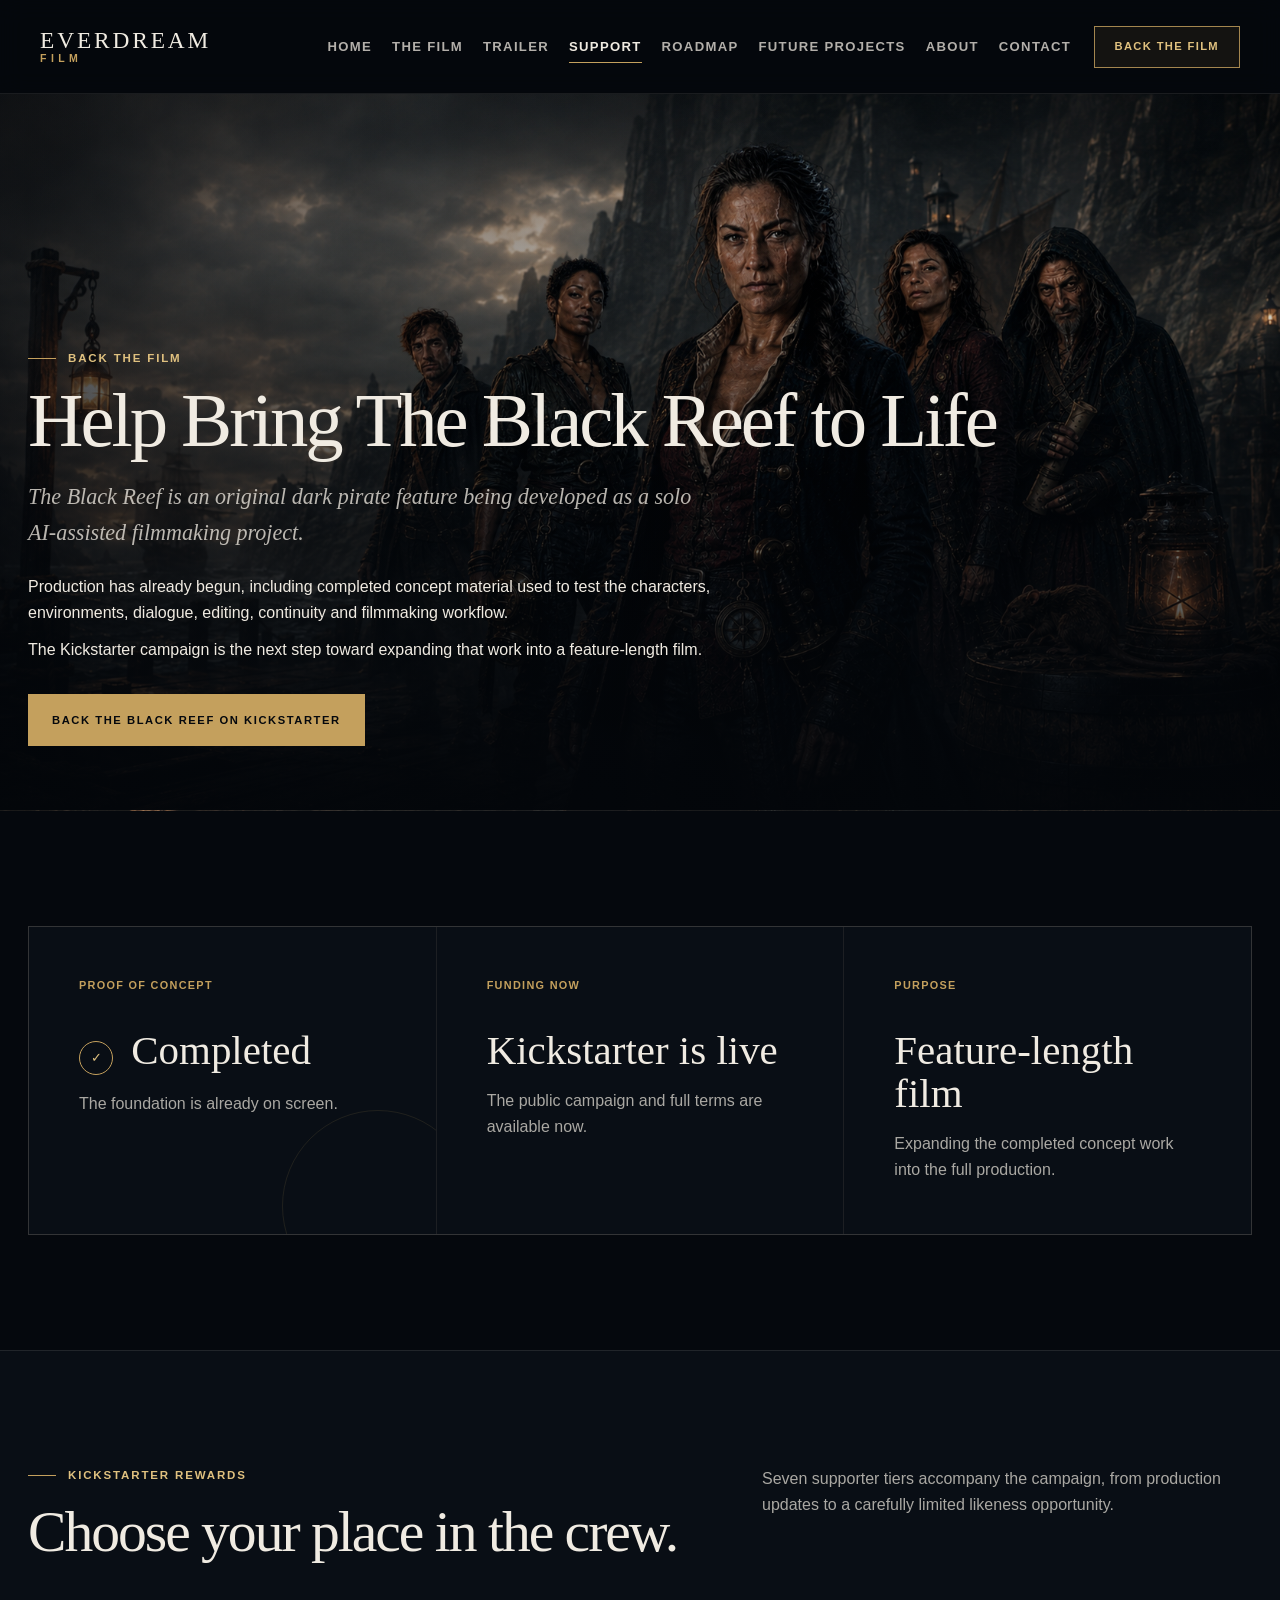
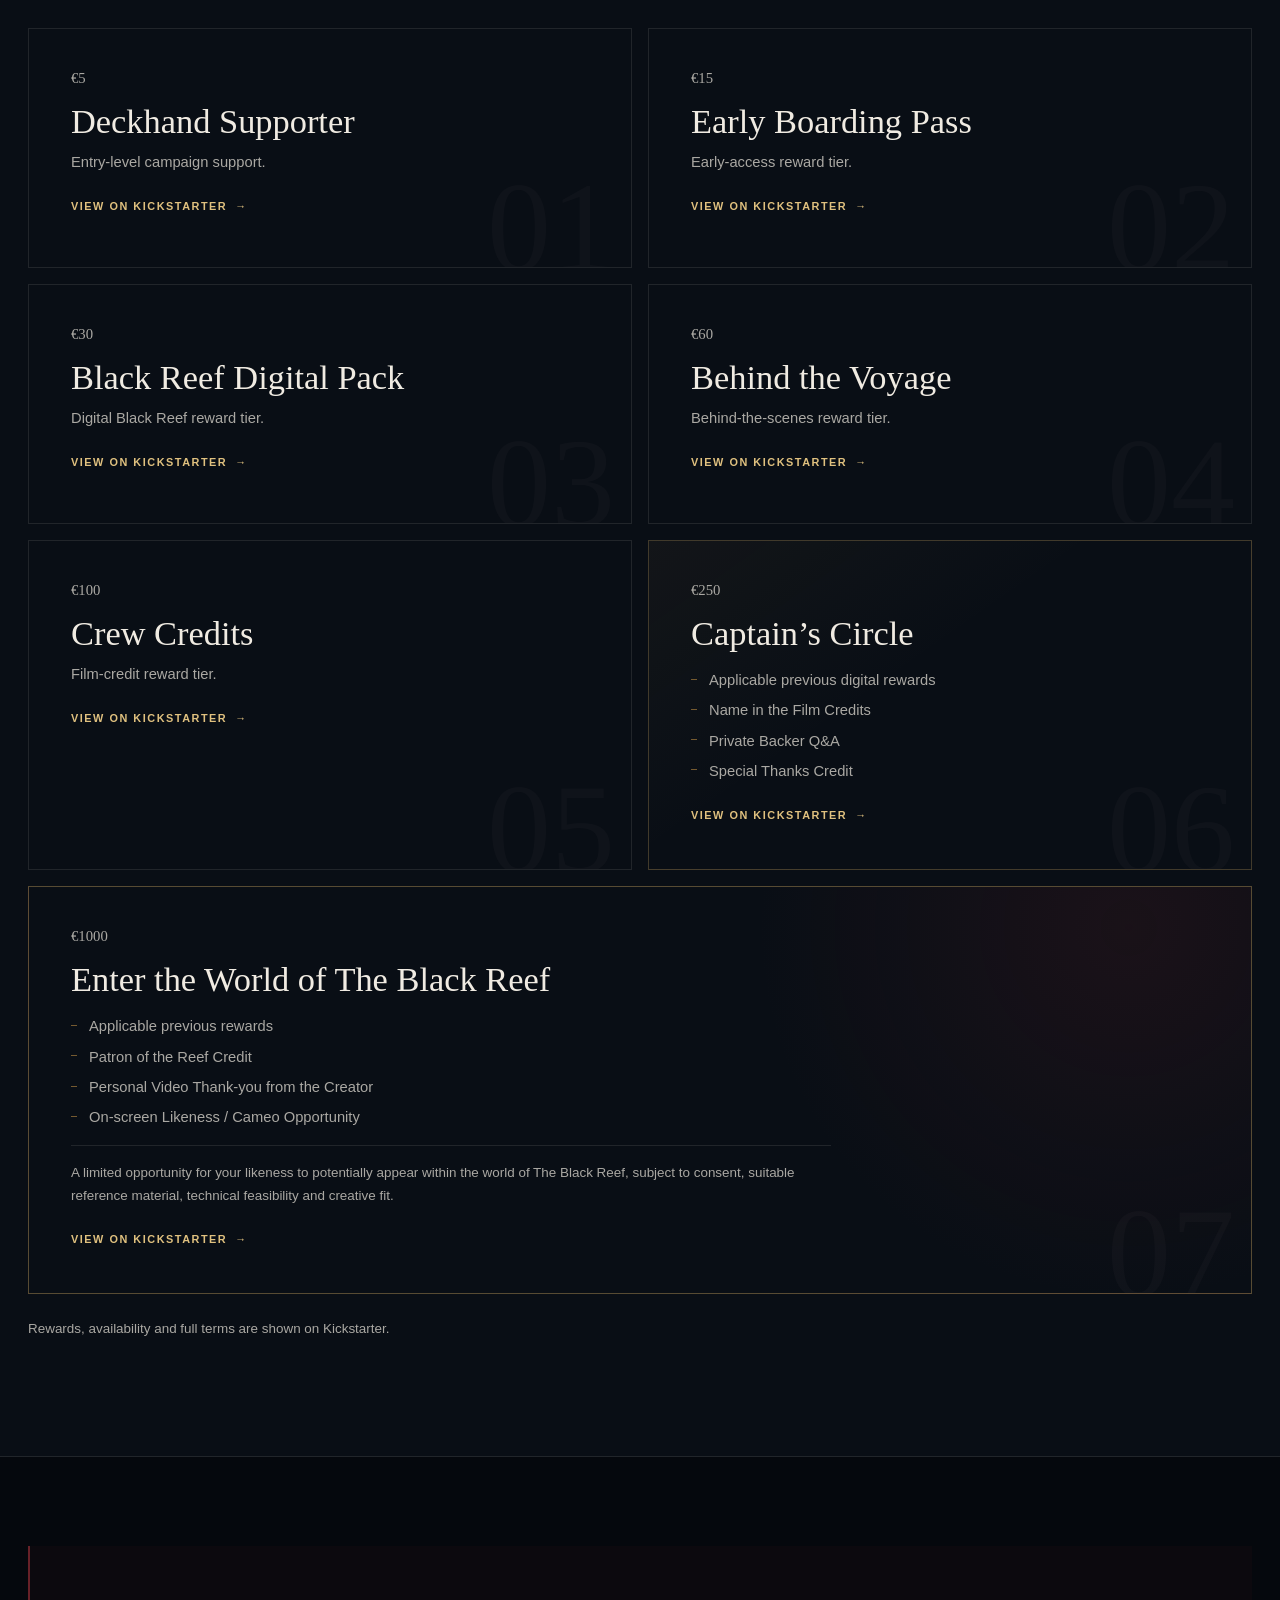
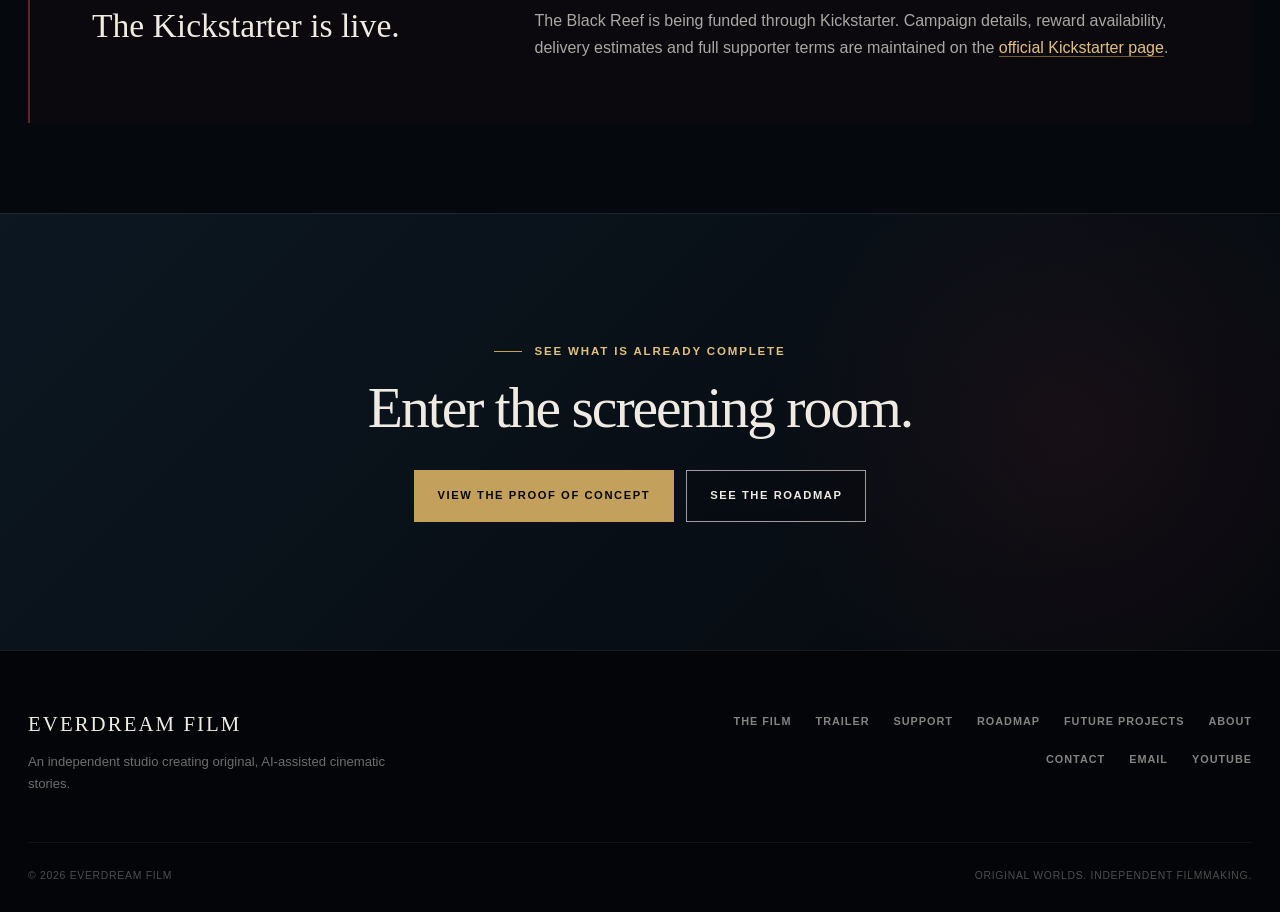
<file: support.html>
<!doctype html>
<html lang="en">
  <head>
    <meta charset="utf-8">
    <meta name="viewport" content="width=device-width, initial-scale=1">
    <meta name="description" content="Back The Black Reef, a solo AI-assisted pirate feature film from Everdream Film, on Kickstarter.">
    <meta name="theme-color" content="#05080d">
    <link rel="canonical" href="https://everdreamfilm.com/support.html">
    <meta property="og:type" content="website">
    <meta property="og:site_name" content="Everdream Film">
    <meta property="og:title" content="Support | The Black Reef">
    <meta property="og:description" content="The Black Reef Kickstarter campaign is now available. Help bring the original pirate feature to life.">
    <meta property="og:url" content="https://everdreamfilm.com/support.html">
    <meta property="og:image" content="https://everdreamfilm.com/assets/images/hero-black-reef.png">
    <meta property="og:image:alt" content="The crew of The Black Reef on a storm-darkened dock">
    <meta name="twitter:card" content="summary_large_image">
    <meta name="twitter:title" content="Support | The Black Reef">
    <meta name="twitter:description" content="The Black Reef Kickstarter campaign is now available. Help bring the original pirate feature to life.">
    <meta name="twitter:image" content="https://everdreamfilm.com/assets/images/hero-black-reef.png">
    <title>Support | The Black Reef</title>
    <link rel="stylesheet" href="css/styles.css?v=20260814-2">
    <script src="js/main.js?v=20260814-1" defer></script>
  </head>
  <body>
    <a class="skip-link" href="#main-content">Skip to content</a>

    <header class="site-header">
      <div class="nav-wrap">
        <a class="wordmark" href="index.html" aria-label="Everdream Film home"><span class="wordmark__name">EVERDREAM</span><span class="wordmark__type">Film</span></a>
        <button class="menu-toggle" type="button" aria-expanded="false" aria-controls="site-navigation" aria-label="Open navigation"><span class="menu-toggle__line"></span></button>
        <nav class="site-nav" id="site-navigation" aria-label="Primary navigation" data-open="false">
          <ul class="site-nav__list">
            <li><a class="site-nav__link" href="index.html">Home</a></li>
            <li><a class="site-nav__link" href="film.html">The Film</a></li>
            <li><a class="site-nav__link" href="trailer.html">Trailer</a></li>
            <li><a class="site-nav__link" href="support.html" aria-current="page">Support</a></li>
            <li><a class="site-nav__link" href="roadmap.html">Roadmap</a></li>
            <li><a class="site-nav__link" href="projects.html">Future Projects</a></li>
            <li><a class="site-nav__link" href="about.html">About</a></li>
            <li><a class="site-nav__link" href="contact.html">Contact</a></li>
          </ul>
          <a class="back-film" href="https://www.kickstarter.com/projects/everdreamfilm/the-black-reef-a-solo-ai-feature-film" target="_blank" rel="noopener noreferrer">Back the Film</a>
        </nav>
      </div>
    </header>

    <main id="main-content">
      <section class="page-hero page-hero--support" aria-labelledby="page-title">
        <div class="page-hero__content">
          <p class="eyebrow">Back the Film</p>
          <h1 class="page-title page-title--wide" id="page-title">Help Bring The Black Reef to Life</h1>
          <p class="lede">The Black Reef is an original dark pirate feature being developed as a solo AI-assisted filmmaking project.</p>
          <div class="support-hero__intro">
            <p>Production has already begun, including completed concept material used to test the characters, environments, dialogue, editing, continuity and filmmaking workflow.</p>
            <p>The Kickstarter campaign is the next step toward expanding that work into a feature-length film.</p>
          </div>
          <div class="button-row support-hero__actions">
            <a class="button button--primary" href="https://www.kickstarter.com/projects/everdreamfilm/the-black-reef-a-solo-ai-feature-film" target="_blank" rel="noopener noreferrer">Back The Black Reef on Kickstarter</a>
          </div>
        </div>
      </section>

      <section class="section" aria-labelledby="funding-title">
        <div class="shell">
          <h2 class="visually-hidden" id="funding-title">The current production stage</h2>
          <div class="support-summary">
            <article class="support-milestone support-milestone--complete">
              <p class="support-milestone__label">Proof of concept</p>
              <p class="support-milestone__value"><span class="status-mark" aria-hidden="true">✓</span> Completed</p>
              <p>The foundation is already on screen.</p>
            </article>
            <article class="support-milestone support-milestone--goal">
              <p class="support-milestone__label">Funding now</p>
              <p class="support-milestone__value">Kickstarter is live</p>
              <p>The public campaign and full terms are available now.</p>
            </article>
            <article class="support-milestone">
              <p class="support-milestone__label">Purpose</p>
              <p class="support-milestone__value">Feature-length film</p>
              <p>Expanding the completed concept work into the full production.</p>
            </article>
          </div>
        </div>
      </section>

      <section class="section section--navy" aria-labelledby="tiers-title">
        <div class="shell">
          <div class="section-heading section-heading--top">
            <div>
              <p class="eyebrow">Kickstarter rewards</p>
              <h2 class="section-title" id="tiers-title">Choose your place in the crew.</h2>
            </div>
            <p class="section-heading__copy">Seven supporter tiers accompany the campaign, from production updates to a carefully limited likeness opportunity.</p>
          </div>

          <div class="tier-grid">
            <a class="tier-card" href="https://www.kickstarter.com/projects/everdreamfilm/the-black-reef-a-solo-ai-feature-film" target="_blank" rel="noopener noreferrer" aria-label="View Deckhand Supporter on Kickstarter"><span class="tier-card__number" aria-hidden="true">01</span><p class="tier-card__amount">€5</p><h3>Deckhand Supporter</h3><p>Entry-level campaign support.</p><span class="tier-card__cta">View on Kickstarter <span aria-hidden="true">→</span></span></a>
            <a class="tier-card" href="https://www.kickstarter.com/projects/everdreamfilm/the-black-reef-a-solo-ai-feature-film" target="_blank" rel="noopener noreferrer" aria-label="View Early Boarding Pass on Kickstarter"><span class="tier-card__number" aria-hidden="true">02</span><p class="tier-card__amount">€15</p><h3>Early Boarding Pass</h3><p>Early-access reward tier.</p><span class="tier-card__cta">View on Kickstarter <span aria-hidden="true">→</span></span></a>
            <a class="tier-card" href="https://www.kickstarter.com/projects/everdreamfilm/the-black-reef-a-solo-ai-feature-film" target="_blank" rel="noopener noreferrer" aria-label="View Black Reef Digital Pack on Kickstarter"><span class="tier-card__number" aria-hidden="true">03</span><p class="tier-card__amount">€30</p><h3>Black Reef Digital Pack</h3><p>Digital Black Reef reward tier.</p><span class="tier-card__cta">View on Kickstarter <span aria-hidden="true">→</span></span></a>
            <a class="tier-card" href="https://www.kickstarter.com/projects/everdreamfilm/the-black-reef-a-solo-ai-feature-film" target="_blank" rel="noopener noreferrer" aria-label="View Behind the Voyage on Kickstarter"><span class="tier-card__number" aria-hidden="true">04</span><p class="tier-card__amount">€60</p><h3>Behind the Voyage</h3><p>Behind-the-scenes reward tier.</p><span class="tier-card__cta">View on Kickstarter <span aria-hidden="true">→</span></span></a>
            <a class="tier-card" href="https://www.kickstarter.com/projects/everdreamfilm/the-black-reef-a-solo-ai-feature-film" target="_blank" rel="noopener noreferrer" aria-label="View Crew Credits on Kickstarter"><span class="tier-card__number" aria-hidden="true">05</span><p class="tier-card__amount">€100</p><h3>Crew Credits</h3><p>Film-credit reward tier.</p><span class="tier-card__cta">View on Kickstarter <span aria-hidden="true">→</span></span></a>
            <a class="tier-card tier-card--patron" href="https://www.kickstarter.com/projects/everdreamfilm/the-black-reef-a-solo-ai-feature-film" target="_blank" rel="noopener noreferrer" aria-label="View Captain’s Circle on Kickstarter"><span class="tier-card__number" aria-hidden="true">06</span><p class="tier-card__amount">€250</p><h3>Captain’s Circle</h3><ul class="tier-card__rewards"><li>Applicable previous digital rewards</li><li>Name in the Film Credits</li><li>Private Backer Q&amp;A</li><li>Special Thanks Credit</li></ul><span class="tier-card__cta">View on Kickstarter <span aria-hidden="true">→</span></span></a>
            <a class="tier-card tier-card--featured" href="https://www.kickstarter.com/projects/everdreamfilm/the-black-reef-a-solo-ai-feature-film" target="_blank" rel="noopener noreferrer" aria-label="View Enter the World of The Black Reef on Kickstarter">
              <span class="tier-card__number" aria-hidden="true">07</span>
              <p class="tier-card__amount">€1000</p>
              <h3>Enter the World of The Black Reef</h3>
              <ul class="tier-card__rewards"><li>Applicable previous rewards</li><li>Patron of the Reef Credit</li><li>Personal Video Thank-you from the Creator</li><li>On-screen Likeness / Cameo Opportunity</li></ul>
              <p class="tier-card__terms">A limited opportunity for your likeness to potentially appear within the world of The Black Reef, subject to consent, suitable reference material, technical feasibility and creative fit.</p>
              <span class="tier-card__cta">View on Kickstarter <span aria-hidden="true">→</span></span>
            </a>
          </div>
          <p class="tier-disclaimer">Rewards, availability and full terms are shown on Kickstarter.</p>
        </div>
      </section>

      <section class="section section--compact" aria-labelledby="campaign-title">
        <div class="shell">
          <div class="support-note">
            <h2 id="campaign-title">The Kickstarter is live.</h2>
            <p>The Black Reef is being funded through Kickstarter. Campaign details, reward availability, delivery estimates and full supporter terms are maintained on the <a href="https://www.kickstarter.com/projects/everdreamfilm/the-black-reef-a-solo-ai-feature-film" target="_blank" rel="noopener noreferrer">official Kickstarter page</a>.</p>
          </div>
        </div>
      </section>

      <section class="closing-cta" aria-labelledby="support-cta-title">
        <div class="shell closing-cta__inner">
          <p class="eyebrow">See what is already complete</p>
          <h2 class="section-title" id="support-cta-title">Enter the screening room.</h2>
          <div class="button-row"><a class="button button--primary" href="trailer.html">View the Proof of Concept</a><a class="button button--ghost" href="roadmap.html">See the Roadmap</a></div>
        </div>
      </section>
    </main>

    <footer class="site-footer">
      <div class="shell">
        <div class="footer-top">
          <div><p class="footer-title">Everdream Film</p><p class="footer-copy">An independent studio creating original, AI-assisted cinematic stories.</p></div>
          <ul class="footer-nav" aria-label="Footer navigation"><li><a href="film.html">The Film</a></li><li><a href="trailer.html">Trailer</a></li><li><a href="support.html">Support</a></li><li><a href="roadmap.html">Roadmap</a></li><li><a href="projects.html">Future Projects</a></li><li><a href="about.html">About</a></li><li><a href="contact.html">Contact</a></li><li><a href="mailto:everdreamfilm@hotmail.com">Email</a></li><li><a href="https://www.youtube.com/@EverdreamAI" target="_blank" rel="noopener noreferrer">YouTube</a></li></ul>
        </div>
        <div class="footer-bottom"><span>© <span data-current-year>2026</span> Everdream Film</span><span>Original worlds. Independent filmmaking.</span></div>
      </div>
    </footer>
  </body>
</html>
</file>
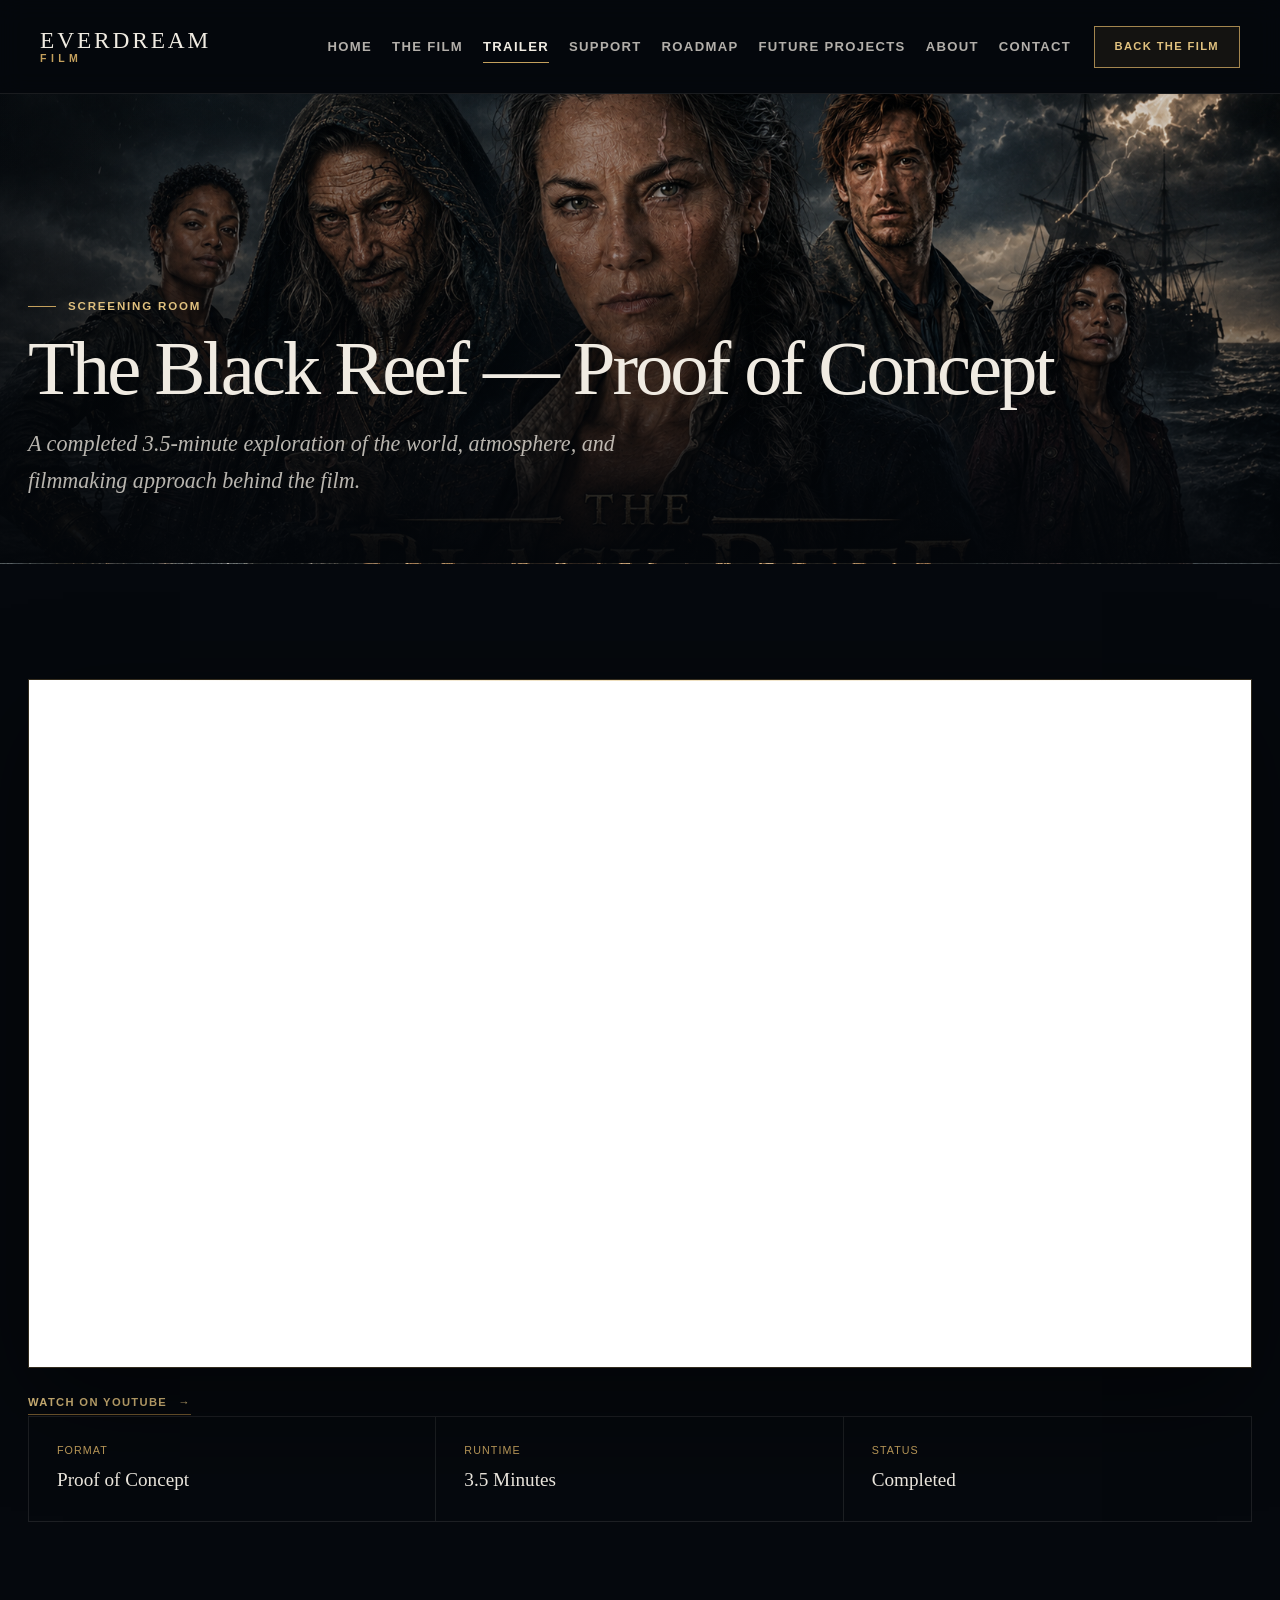
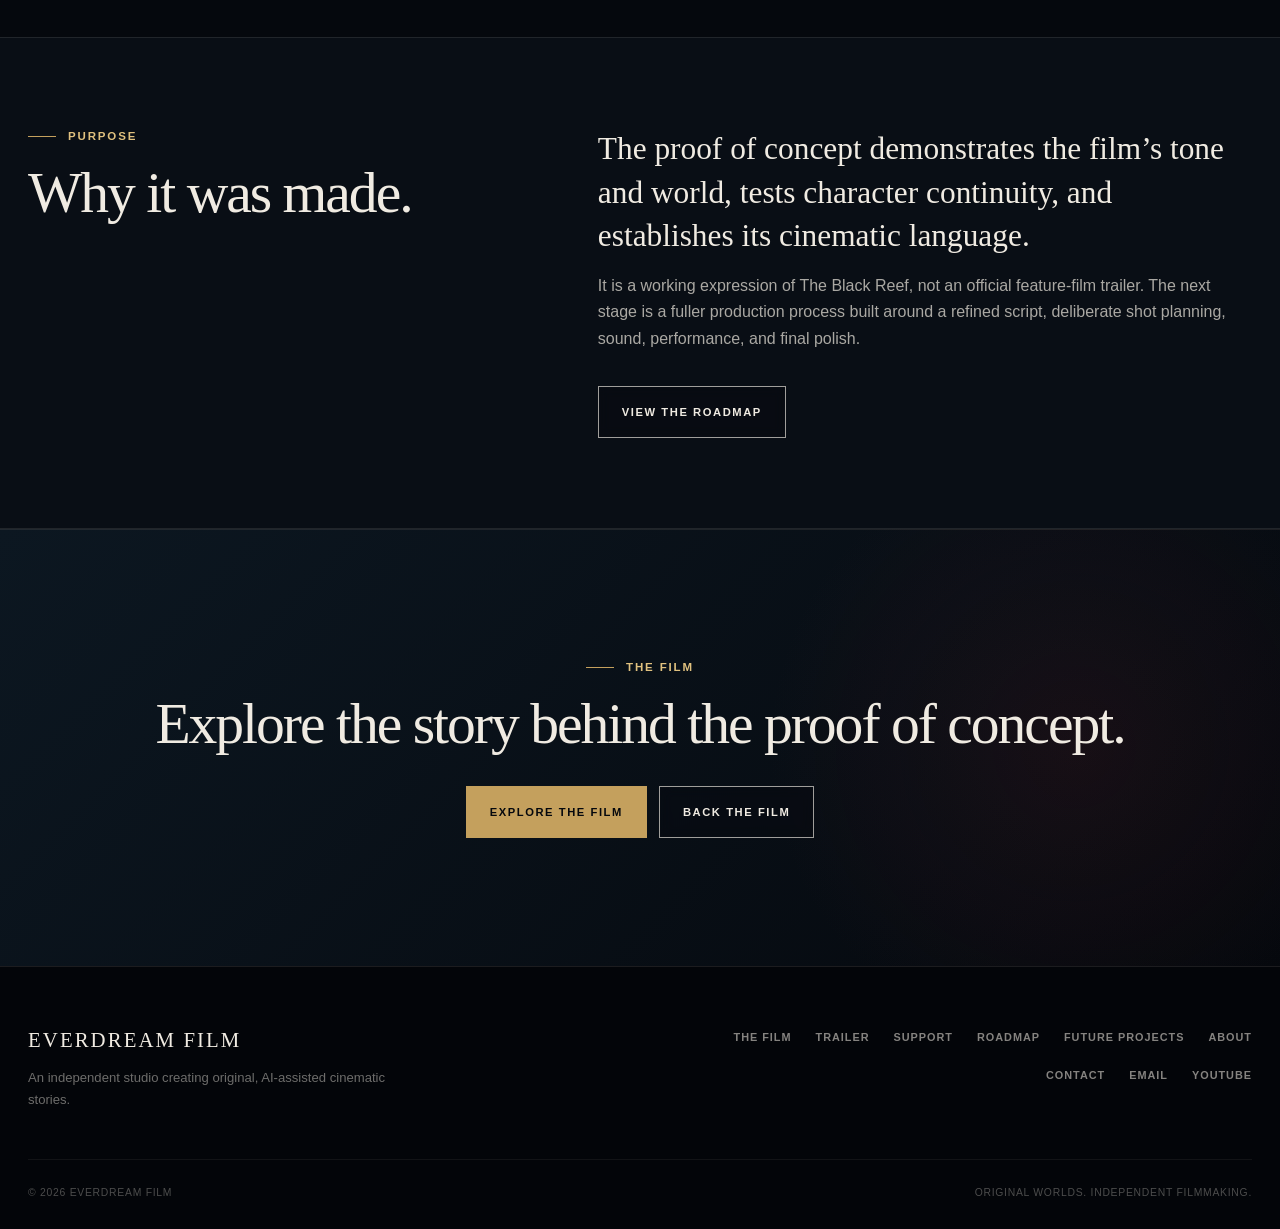
<file: trailer.html>
<!doctype html>
<html lang="en">
  <head>
    <meta charset="utf-8">
    <meta name="viewport" content="width=device-width, initial-scale=1">
    <meta name="description" content="Watch The Black Reef concept film: a completed 3.5-minute exploration from Everdream Film.">
    <meta name="theme-color" content="#05080d">
    <link rel="canonical" href="https://everdreamfilm.com/trailer.html">
    <meta property="og:type" content="website">
    <meta property="og:site_name" content="Everdream Film">
    <meta property="og:title" content="Proof of Concept | The Black Reef">
    <meta property="og:description" content="A completed 3.5-minute concept film exploring the world and atmosphere of The Black Reef.">
    <meta property="og:url" content="https://everdreamfilm.com/trailer.html">
    <meta property="og:image" content="https://everdreamfilm.com/assets/images/trailer-black-reef.png">
    <meta property="og:image:alt" content="The Black Reef proof-of-concept artwork featuring the crew at sea">
    <meta name="twitter:card" content="summary_large_image">
    <meta name="twitter:title" content="Proof of Concept | The Black Reef">
    <meta name="twitter:description" content="A completed 3.5-minute concept film exploring the world and atmosphere of The Black Reef.">
    <meta name="twitter:image" content="https://everdreamfilm.com/assets/images/trailer-black-reef.png">
    <title>Proof of Concept | The Black Reef</title>
    <link rel="stylesheet" href="css/styles.css?v=20260814-1">
    <script src="js/main.js?v=20260814-1" defer></script>
  </head>
  <body>
    <a class="skip-link" href="#main-content">Skip to content</a>

    <header class="site-header">
      <div class="nav-wrap">
        <a class="wordmark" href="index.html" aria-label="Everdream Film home"><span class="wordmark__name">EVERDREAM</span><span class="wordmark__type">Film</span></a>
        <button class="menu-toggle" type="button" aria-expanded="false" aria-controls="site-navigation" aria-label="Open navigation"><span class="menu-toggle__line"></span></button>
        <nav class="site-nav" id="site-navigation" aria-label="Primary navigation" data-open="false">
          <ul class="site-nav__list">
            <li><a class="site-nav__link" href="index.html">Home</a></li>
            <li><a class="site-nav__link" href="film.html">The Film</a></li>
            <li><a class="site-nav__link" href="trailer.html" aria-current="page">Trailer</a></li>
            <li><a class="site-nav__link" href="support.html">Support</a></li>
            <li><a class="site-nav__link" href="roadmap.html">Roadmap</a></li>
            <li><a class="site-nav__link" href="projects.html">Future Projects</a></li>
            <li><a class="site-nav__link" href="about.html">About</a></li>
            <li><a class="site-nav__link" href="contact.html">Contact</a></li>
          </ul>
          <a class="back-film" href="https://www.kickstarter.com/projects/everdreamfilm/the-black-reef-a-solo-ai-feature-film" target="_blank" rel="noopener noreferrer">Back the Film</a>
        </nav>
      </div>
    </header>

    <main id="main-content">
      <section class="page-hero page-hero--trailer" aria-labelledby="page-title">
        <div class="page-hero__content">
          <p class="eyebrow">Screening Room</p>
          <h1 class="page-title page-title--wide" id="page-title">The Black Reef — Proof of Concept</h1>
          <p class="lede">A completed 3.5-minute exploration of the world, atmosphere, and filmmaking approach behind the film.</p>
        </div>
      </section>

      <section class="section" aria-label="Proof of Concept screening">
        <div class="shell">
          <div class="trailer-stage">
            <div class="concept-film-frame">
              <iframe
                src="https://www.youtube.com/embed/sjWEbDg88ZM"
                title="The Black Reef concept film"
                loading="lazy"
                referrerpolicy="strict-origin-when-cross-origin"
                allow="accelerometer; clipboard-write; encrypted-media; gyroscope; picture-in-picture; web-share"
                allowfullscreen
              ></iframe>
            </div>
            <a class="text-link concept-film__youtube" href="https://youtu.be/sjWEbDg88ZM" target="_blank" rel="noopener noreferrer">Watch on YouTube</a>
          </div>

          <div class="trailer-meta" aria-label="Trailer details">
            <div class="meta-item"><span class="meta-item__label">Format</span><span class="meta-item__value">Proof of Concept</span></div>
            <div class="meta-item"><span class="meta-item__label">Runtime</span><span class="meta-item__value">3.5 Minutes</span></div>
            <div class="meta-item"><span class="meta-item__label">Status</span><span class="meta-item__value">Completed</span></div>
          </div>
        </div>
      </section>

      <section class="section section--compact section--navy" aria-labelledby="trailer-context-title">
        <div class="shell intro-grid">
          <div>
            <p class="eyebrow">Purpose</p>
            <h2 class="section-title" id="trailer-context-title">Why it was made.</h2>
          </div>
          <div class="body-copy">
            <p class="intro-copy">The proof of concept demonstrates the film’s tone and world, tests character continuity, and establishes its cinematic language.</p>
            <p>It is a working expression of The Black Reef, not an official feature-film trailer. The next stage is a fuller production process built around a refined script, deliberate shot planning, sound, performance, and final polish.</p>
            <div class="button-row"><a class="button button--ghost" href="roadmap.html">View the Roadmap</a></div>
          </div>
        </div>
      </section>

      <section class="closing-cta" aria-labelledby="trailer-cta-title">
        <div class="shell closing-cta__inner">
          <p class="eyebrow">The Film</p>
          <h2 class="section-title" id="trailer-cta-title">Explore the story behind the proof of concept.</h2>
          <div class="button-row"><a class="button button--primary" href="film.html">Explore the Film</a><a class="button button--ghost" href="https://www.kickstarter.com/projects/everdreamfilm/the-black-reef-a-solo-ai-feature-film" target="_blank" rel="noopener noreferrer">Back the Film</a></div>
        </div>
      </section>
    </main>

    <footer class="site-footer">
      <div class="shell">
        <div class="footer-top">
          <div><p class="footer-title">Everdream Film</p><p class="footer-copy">An independent studio creating original, AI-assisted cinematic stories.</p></div>
          <ul class="footer-nav" aria-label="Footer navigation"><li><a href="film.html">The Film</a></li><li><a href="trailer.html">Trailer</a></li><li><a href="support.html">Support</a></li><li><a href="roadmap.html">Roadmap</a></li><li><a href="projects.html">Future Projects</a></li><li><a href="about.html">About</a></li><li><a href="contact.html">Contact</a></li><li><a href="mailto:everdreamfilm@hotmail.com">Email</a></li><li><a href="https://www.youtube.com/@EverdreamAI" target="_blank" rel="noopener noreferrer">YouTube</a></li></ul>
        </div>
        <div class="footer-bottom"><span>© <span data-current-year>2026</span> Everdream Film</span><span>Original worlds. Independent filmmaking.</span></div>
      </div>
    </footer>
  </body>
</html>
</file>
<file: css/styles.css>
:root {
  color-scheme: dark;
  --ink: #05080d;
  --ink-soft: #090e15;
  --navy: #0b151f;
  --navy-light: #142331;
  --paper: #f0ebe2;
  --muted: #aaa8a3;
  --gold: #c4a05d;
  --gold-light: #e0c17f;
  --gold-dark: #755a30;
  --red: #682128;
  --line: rgba(196, 160, 93, 0.23);
  --line-soft: rgba(240, 235, 226, 0.1);
  --serif: "Iowan Old Style", "Palatino Linotype", Palatino, Georgia, serif;
  --sans: Inter, ui-sans-serif, -apple-system, BlinkMacSystemFont, "Segoe UI", sans-serif;
  --page: min(1240px, calc(100% - 56px));
  --header-height: 94px;
  --ease: 240ms ease;
}

* {
  box-sizing: border-box;
}

html {
  scroll-behavior: smooth;
  scroll-padding-top: calc(var(--header-height) + 24px);
}

body {
  margin: 0;
  background: var(--ink);
  color: var(--paper);
  font-family: var(--sans);
  font-size: 16px;
  line-height: 1.65;
  -webkit-font-smoothing: antialiased;
  overflow-x: clip;
}

body.menu-open {
  overflow: hidden;
}

body.dialog-open { overflow: hidden; }

img,
video {
  display: block;
  max-width: 100%;
}

a {
  color: inherit;
  text-decoration: none;
}

button,
a {
  -webkit-tap-highlight-color: transparent;
}

button {
  color: inherit;
  font: inherit;
}

:focus-visible {
  outline: 2px solid var(--gold-light);
  outline-offset: 4px;
}

::selection {
  background: var(--gold);
  color: var(--ink);
}

.skip-link {
  position: fixed;
  top: 12px;
  left: 12px;
  z-index: 1000;
  padding: 10px 16px;
  background: var(--paper);
  color: var(--ink);
  transform: translateY(-160%);
  transition: transform var(--ease);
}

.skip-link:focus {
  transform: translateY(0);
}

.visually-hidden {
  position: absolute;
  width: 1px;
  height: 1px;
  padding: 0;
  margin: -1px;
  overflow: hidden;
  clip: rect(0, 0, 0, 0);
  white-space: nowrap;
  border: 0;
}

.shell {
  width: var(--page);
  margin-inline: auto;
}

/* Header and navigation */
.site-header {
  position: sticky;
  top: 0;
  z-index: 100;
  height: var(--header-height);
  border-bottom: 1px solid rgba(240, 235, 226, 0.09);
  background: rgba(5, 8, 13, 0.92);
  backdrop-filter: blur(12px);
  -webkit-backdrop-filter: blur(12px);
  transition: background-color var(--ease), box-shadow var(--ease);
}

.site-header.is-scrolled {
  background: rgba(5, 8, 13, 0.975);
  box-shadow: 0 12px 38px rgba(0, 0, 0, 0.22);
}

.nav-wrap {
  display: flex;
  width: min(1480px, calc(100% - 80px));
  height: 100%;
  align-items: center;
  justify-content: space-between;
  margin-inline: auto;
}

.wordmark {
  position: relative;
  z-index: 102;
  display: inline-flex;
  flex-direction: column;
  gap: 1px;
  line-height: 1;
  letter-spacing: 0.18em;
}

.wordmark__name {
  font-family: var(--serif);
  font-size: 1.46rem;
}

.wordmark__type {
  color: var(--gold);
  font-size: 0.66rem;
  font-weight: 700;
  letter-spacing: 0.42em;
  text-transform: uppercase;
}

.site-nav {
  display: flex;
  align-items: center;
  gap: clamp(22px, 1.75vw, 32px);
}

.site-nav__list {
  display: flex;
  align-items: center;
  gap: clamp(20px, 1.55vw, 29px);
  margin: 0;
  padding: 0;
  list-style: none;
}

.site-nav__link {
  position: relative;
  color: rgba(240, 235, 226, 0.74);
  font-size: 0.82rem;
  font-weight: 650;
  letter-spacing: 0.1em;
  text-transform: uppercase;
  transition: color var(--ease);
}

.site-nav__link::after {
  position: absolute;
  right: 0;
  bottom: -9px;
  left: 0;
  height: 1px;
  background: var(--gold);
  content: "";
  transform: scaleX(0);
  transform-origin: right;
  transition: transform var(--ease);
}

.site-nav__link:hover,
.site-nav__link[aria-current="page"] {
  color: var(--paper);
}

.site-nav__link:hover::after,
.site-nav__link[aria-current="page"]::after {
  transform: scaleX(1);
  transform-origin: left;
}

.back-film {
  display: inline-flex;
  min-height: 42px;
  align-items: center;
  justify-content: center;
  padding: 9px 20px;
  border: 1px solid rgba(196, 160, 93, 0.82);
  background: rgba(196, 160, 93, 0.08);
  color: var(--gold-light);
  font-size: 0.7rem;
  font-weight: 750;
  letter-spacing: 0.12em;
  text-transform: uppercase;
  transition: background var(--ease), color var(--ease), border-color var(--ease);
}

.back-film:hover {
  border-color: var(--gold-light);
  background: var(--gold-light);
  color: var(--ink);
}

.menu-toggle {
  position: relative;
  z-index: 102;
  display: none;
  width: 46px;
  height: 46px;
  padding: 0;
  border: 0;
  background: transparent;
  cursor: pointer;
}

.menu-toggle__line,
.menu-toggle::before,
.menu-toggle::after {
  position: absolute;
  left: 11px;
  width: 24px;
  height: 1px;
  background: var(--paper);
  content: "";
  transition: transform var(--ease), opacity var(--ease), top var(--ease);
}

.menu-toggle::before { top: 15px; }
.menu-toggle__line { top: 22px; }
.menu-toggle::after { top: 29px; }
.menu-toggle[aria-expanded="true"]::before { top: 22px; transform: rotate(45deg); }
.menu-toggle[aria-expanded="true"] .menu-toggle__line { opacity: 0; }
.menu-toggle[aria-expanded="true"]::after { top: 22px; transform: rotate(-45deg); }

/* Type and shared elements */
.eyebrow {
  display: flex;
  align-items: center;
  gap: 12px;
  margin: 0 0 18px;
  color: var(--gold-light);
  font-size: 0.72rem;
  font-weight: 700;
  letter-spacing: 0.16em;
  text-transform: uppercase;
}

.eyebrow::before {
  width: 28px;
  height: 1px;
  background: var(--gold);
  content: "";
}

.display-title,
.section-title,
.page-title {
  margin: 0;
  font-family: var(--serif);
  font-weight: 400;
  text-wrap: balance;
}

.display-title {
  max-width: 700px;
  font-size: clamp(4.4rem, 8vw, 8.4rem);
  line-height: 0.86;
  letter-spacing: -0.045em;
}

.page-title {
  max-width: 860px;
  font-size: clamp(3.5rem, 7vw, 7rem);
  line-height: 0.92;
  letter-spacing: -0.04em;
}

.section-title {
  font-size: clamp(2.55rem, 4.5vw, 4.9rem);
  line-height: 0.99;
  letter-spacing: -0.035em;
}

.lede {
  max-width: 680px;
  margin: 22px 0 0;
  color: rgba(240, 235, 226, 0.76);
  font-family: var(--serif);
  font-size: clamp(1.1rem, 1.8vw, 1.38rem);
  font-style: italic;
}

.button-row {
  display: flex;
  flex-wrap: wrap;
  gap: 12px;
  margin-top: 34px;
}

.button {
  display: inline-flex;
  min-height: 52px;
  align-items: center;
  justify-content: center;
  padding: 13px 23px;
  border: 1px solid var(--gold);
  font-size: 0.7rem;
  font-weight: 750;
  letter-spacing: 0.14em;
  text-transform: uppercase;
  transition: background var(--ease), color var(--ease), border-color var(--ease), transform var(--ease);
}

.button:hover {
  transform: translateY(-2px);
}

.button--primary {
  background: var(--gold);
  color: var(--ink);
}

.button--primary:hover {
  border-color: var(--gold-light);
  background: var(--gold-light);
}

.button--disabled,
.button--disabled:hover {
  border-color: rgba(196, 160, 93, 0.58);
  background: rgba(196, 160, 93, 0.58);
  color: var(--ink);
  cursor: default;
  transform: none;
}

.button--ghost {
  border-color: rgba(240, 235, 226, 0.66);
  background: rgba(5, 8, 13, 0.22);
  color: var(--paper);
  backdrop-filter: blur(6px);
}

.button--ghost:hover {
  border-color: var(--paper);
  background: var(--paper);
  color: var(--ink);
}

.text-link {
  display: inline-flex;
  align-items: center;
  gap: 11px;
  padding-bottom: 3px;
  border-bottom: 1px solid var(--gold-dark);
  color: var(--gold-light);
  font-size: 0.7rem;
  font-weight: 750;
  letter-spacing: 0.12em;
  text-transform: uppercase;
  transition: gap var(--ease), border-color var(--ease);
}

.text-link::after { content: "→"; }
.text-link:hover { gap: 16px; border-color: var(--gold-light); }

.text-link--crew {
  min-height: 44px;
  padding: 10px 15px;
  border: 1px solid rgba(224, 193, 127, 0.5);
  letter-spacing: 0.14em;
}

.text-link--crew::after {
  font-size: 1rem;
  transition: transform var(--ease);
}

.text-link--crew:hover {
  border-color: var(--gold-light);
  background: rgba(196, 160, 93, 0.07);
}

.text-link--crew:hover::after {
  transform: translateX(3px);
}

.section {
  position: relative;
  padding: clamp(78px, 9vw, 126px) 0;
}

.section--compact { padding: clamp(66px, 7vw, 96px) 0; }
.section--navy { border-block: 1px solid var(--line-soft); background: var(--ink-soft); }
.section--red-glow {
  background: radial-gradient(circle at 88% 18%, rgba(104, 33, 40, 0.16), transparent 30%), var(--ink);
}

.section-heading {
  display: flex;
  align-items: flex-end;
  justify-content: space-between;
  gap: 40px;
  margin-bottom: clamp(38px, 5.5vw, 68px);
}

.section-heading--tight { margin-bottom: clamp(32px, 4vw, 50px); }
.section-heading--top { align-items: flex-start; }

.section-heading__copy {
  max-width: 490px;
  margin: 0;
  color: var(--muted);
}

.intro-grid {
  display: grid;
  grid-template-columns: minmax(0, 0.82fr) minmax(0, 1.18fr);
  gap: clamp(40px, 9vw, 130px);
  align-items: start;
}

.intro-copy {
  margin: 0 0 24px;
  color: var(--paper);
  font-family: var(--serif);
  font-size: clamp(1.45rem, 2.45vw, 2.2rem);
  line-height: 1.38;
}

.body-copy { max-width: 680px; color: var(--muted); }
.body-copy p { margin-block: 0 16px; }
.body-copy p:last-child { margin-bottom: 0; }

/* Homepage */
.home-page .site-header {
  border-bottom-color: rgba(240, 235, 226, 0.1);
  background: rgba(5, 8, 13, 0.92);
}

.home-hero {
  position: relative;
  height: calc(100svh - var(--header-height));
  min-height: 640px;
  overflow: hidden;
  background: var(--ink);
}

.home-hero__art {
  position: absolute;
  inset: 0;
  width: 100%;
  height: 100%;
  object-fit: cover;
  object-position: 50% 45%;
}

.home-hero::before {
  position: absolute;
  inset: 0;
  z-index: 1;
  background:
    linear-gradient(90deg, rgba(3, 6, 10, 0.66) 0%, rgba(3, 6, 10, 0.1) 40%, transparent 62%),
    linear-gradient(0deg, rgba(3, 6, 10, 0.92) 0%, rgba(3, 6, 10, 0.13) 38%, transparent 62%);
  content: "";
  pointer-events: none;
}

.home-hero__content {
  position: absolute;
  bottom: clamp(46px, 6.5vh, 72px);
  left: max(40px, calc((100% - min(1480px, calc(100% - 80px))) / 2));
  z-index: 2;
  width: min(610px, calc(100% - 56px));
  text-shadow: 0 3px 30px rgba(0, 0, 0, 0.72);
}

.home-hero__subtitle {
  margin: 30px 0 0;
  color: rgba(240, 235, 226, 0.87);
  font-family: var(--serif);
  font-size: clamp(1.12rem, 1.8vw, 1.45rem);
  font-style: italic;
}

.home-hero .button-row { margin-top: 40px; }
.home-hero .button { min-height: 58px; padding: 15px 29px; }

.home-concept-film {
  position: relative;
  overflow: hidden;
  border-top: 1px solid var(--line-soft);
  border-bottom: 1px solid var(--line-soft);
  background:
    radial-gradient(circle at 86% 0%, rgba(104, 33, 40, 0.12), transparent 28%),
    #070b11;
}

.concept-film__intro {
  display: grid;
  grid-template-columns: minmax(0, 0.88fr) minmax(320px, 0.72fr);
  gap: clamp(44px, 8vw, 120px);
  align-items: end;
  max-width: 1200px;
}

.concept-film__heading .section-title { max-width: 680px; }

.concept-film__copy {
  max-width: 610px;
  padding-bottom: 6px;
  color: var(--muted);
  font-size: clamp(1rem, 1.3vw, 1.12rem);
}

.concept-film__copy p { margin: 0; }
.concept-film__copy p + p { margin-top: 16px; color: rgba(240, 235, 226, 0.58); font-size: 0.91em; }
.concept-film__copy em { color: var(--paper); font-family: var(--serif); font-style: italic; }

.concept-film-frame {
  position: relative;
  width: 100%;
  margin-top: clamp(38px, 5vw, 66px);
  overflow: hidden;
  border: 1px solid rgba(196, 160, 93, 0.26);
  background: #020408;
  box-shadow: 0 34px 100px rgba(0, 0, 0, 0.46);
  aspect-ratio: 16 / 9;
}

.concept-film-frame::before {
  position: absolute;
  top: 0;
  right: 10%;
  left: 10%;
  z-index: 1;
  height: 1px;
  background: linear-gradient(90deg, transparent, rgba(224, 193, 127, 0.55), transparent);
  content: "";
  pointer-events: none;
}

.concept-film-frame iframe {
  display: block;
  width: 100%;
  height: 100%;
  border: 0;
}

.concept-film__youtube { margin-top: 25px; }

.js .home-page .reveal-section {
  opacity: 0;
  transform: translateY(12px);
  transition: opacity 520ms ease, transform 520ms ease;
}

.js .home-page .reveal-section.is-visible {
  opacity: 1;
  transform: translateY(0);
}

.trailer-poster {
  position: relative;
  display: block;
  overflow: hidden;
  border: 1px solid var(--line);
  background: var(--navy);
  box-shadow: 0 32px 90px rgba(0, 0, 0, 0.36);
}

.trailer-poster::after {
  position: absolute;
  inset: 0;
  background: linear-gradient(0deg, rgba(3, 6, 10, 0.78), transparent 30%);
  content: "";
  transition: background var(--ease);
}

.trailer-poster img {
  width: 100%;
  aspect-ratio: 16 / 9;
  object-fit: cover;
  transition: transform 700ms ease;
}

.trailer-poster:hover img { transform: scale(1.015); }
.trailer-poster:hover::after { background: linear-gradient(0deg, rgba(3, 6, 10, 0.66), transparent 34%); }

.screening-mark {
  position: absolute;
  top: 50%;
  left: 50%;
  z-index: 3;
  display: inline-flex;
  min-height: 52px;
  align-items: center;
  gap: 12px;
  padding: 13px 20px;
  border: 1px solid rgba(224, 193, 127, 0.78);
  background: rgba(3, 6, 10, 0.68);
  color: var(--paper);
  box-shadow: 0 10px 38px rgba(0, 0, 0, 0.35);
  transform: translate(-50%, -50%);
  font-size: 0.69rem;
  font-weight: 750;
  letter-spacing: 0.12em;
  text-transform: uppercase;
  white-space: nowrap;
  transition: background var(--ease), border-color var(--ease), transform var(--ease);
  backdrop-filter: blur(5px);
}

.trailer-poster:hover .screening-mark {
  border-color: var(--gold-light);
  background: rgba(3, 6, 10, 0.82);
  transform: translate(-50%, -50%) scale(1.06);
}

.trailer-poster__meta {
  position: absolute;
  right: 25px;
  bottom: 20px;
  z-index: 3;
  color: rgba(240, 235, 226, 0.75);
  font-size: 0.72rem;
  letter-spacing: 0.08em;
  text-transform: uppercase;
}

.crew-grid {
  display: grid;
  grid-template-columns: repeat(12, minmax(0, 1fr));
  gap: 18px;
}

.crew-card {
  position: relative;
  grid-column: span 4;
  overflow: hidden;
  border: 1px solid var(--line-soft);
  background: var(--navy);
  transition: border-color var(--ease), transform var(--ease);
}

.character-card { cursor: pointer; }

.crew-card__open {
  position: absolute;
  inset: 0;
  z-index: 3;
  width: 100%;
  padding: 0;
  border: 0;
  background: transparent;
  cursor: pointer;
}

.crew-card__open:focus-visible {
  outline: 2px solid var(--gold-light);
  outline-offset: -5px;
}

.crew-card:hover {
  border-color: var(--gold-dark);
  transform: translateY(-4px);
}

.crew-card > img {
  width: 100%;
  aspect-ratio: 4 / 5;
  object-fit: cover;
  object-position: center 22%;
  filter: saturate(0.88) contrast(1.03);
  transition: filter var(--ease), transform 600ms ease;
}

.crew-card:hover > img,
.crew-card:hover .crew-card__triptych img {
  filter: saturate(1) contrast(1.03);
  transform: scale(1.015);
}

.crew-card--rat > img { object-position: center; }

.crew-card--adventurers {
  display: grid;
  grid-column: 1 / -1;
  grid-template-columns: minmax(0, 1.8fr) minmax(280px, 0.7fr);
}

.crew-card__triptych {
  display: grid;
  min-height: 500px;
  grid-template-columns: repeat(3, minmax(0, 1fr));
  overflow: hidden;
}

.crew-card__triptych img {
  width: 100%;
  height: 100%;
  min-width: 0;
  object-fit: cover;
  object-position: center 22%;
  filter: saturate(0.88) contrast(1.03);
  transition: filter var(--ease), transform 600ms ease;
}

.crew-card--adventurers .crew-card__body {
  display: flex;
  flex-direction: column;
  justify-content: flex-end;
  border-top: 0;
  border-left: 1px solid var(--line-soft);
}

.crew-card--adventurers .crew-card__body::before {
  top: auto;
  bottom: 0;
  left: 26px;
}

.crew-card__body {
  position: relative;
  padding: 25px 26px 28px;
  border-top: 1px solid var(--line-soft);
}

.crew-card__body::before {
  position: absolute;
  top: -1px;
  left: 26px;
  width: 44px;
  height: 1px;
  background: var(--gold);
  content: "";
}

.crew-card h3 {
  margin: 0;
  font-family: var(--serif);
  font-size: clamp(1.5rem, 2.1vw, 2rem);
  font-weight: 400;
  line-height: 1.1;
}

.crew-card p {
  margin: 9px 0 0;
  color: var(--muted);
  font-size: 0.88rem;
}

.crew-card__prompt {
  display: inline-flex;
  align-items: center;
  gap: 8px;
  margin-top: 16px;
  color: var(--gold-light);
  font-size: 0.64rem;
  font-weight: 700;
  letter-spacing: 0.13em;
  text-transform: uppercase;
}

.crew-card__prompt::after {
  content: "+";
  font-family: var(--serif);
  font-size: 1rem;
  transition: transform var(--ease);
}

.character-card:hover .crew-card__prompt::after { transform: rotate(90deg); }

.character-dialog {
  width: min(980px, calc(100% - 40px));
  max-width: none;
  max-height: min(780px, calc(100dvh - 40px));
  margin: auto;
  padding: 0;
  overflow: hidden;
  border: 1px solid rgba(196, 160, 93, 0.42);
  background: var(--ink-soft);
  color: var(--paper);
  box-shadow: 0 40px 120px rgba(0, 0, 0, 0.74);
}

.character-dialog::backdrop {
  background: rgba(2, 4, 7, 0.82);
  backdrop-filter: blur(8px);
}

.character-dialog[open] { animation: dialog-fade 220ms ease both; }
.character-dialog[open]::backdrop { animation: backdrop-fade 220ms ease both; }
.character-dialog[open] .character-dialog__surface { animation: dialog-rise 320ms ease both; }

@keyframes dialog-fade {
  from { opacity: 0; }
  to { opacity: 1; }
}

@keyframes backdrop-fade {
  from { background: rgba(2, 4, 7, 0); }
  to { background: rgba(2, 4, 7, 0.82); }
}

@keyframes dialog-rise {
  from { opacity: 0; transform: translateY(14px); }
  to { opacity: 1; transform: translateY(0); }
}

.character-dialog__surface {
  position: relative;
  display: grid;
  grid-template-columns: minmax(280px, 0.8fr) minmax(0, 1.2fr);
  min-height: 600px;
}

.character-dialog__portrait {
  min-height: 0;
  overflow: hidden;
  background: var(--navy);
}

.character-dialog__portrait img {
  width: 100%;
  height: 100%;
  object-fit: cover;
  object-position: center 22%;
}

.character-dialog__copy {
  align-self: center;
  padding: clamp(42px, 6vw, 76px);
}

.character-dialog__copy h2 {
  margin: 0;
  font-family: var(--serif);
  font-size: clamp(2.6rem, 5vw, 4.8rem);
  font-weight: 400;
  line-height: 0.98;
}

.character-dialog__lead {
  margin: 24px 0 0;
  color: var(--gold-light);
  font-family: var(--serif);
  font-size: clamp(1.15rem, 2vw, 1.5rem);
  font-style: italic;
  line-height: 1.45;
}

.character-dialog__bio { margin-top: 24px; color: var(--muted); }
.character-dialog__bio p { margin: 0; }
.character-dialog__bio p + p { margin-top: 14px; }

.character-dialog__close {
  position: absolute;
  top: 16px;
  right: 16px;
  z-index: 2;
  display: grid;
  width: 44px;
  height: 44px;
  place-items: center;
  border: 1px solid rgba(240, 235, 226, 0.28);
  border-radius: 50%;
  background: rgba(5, 8, 13, 0.72);
  color: var(--paper);
  font-size: 1.5rem;
  cursor: pointer;
  transition: border-color var(--ease), background var(--ease), transform var(--ease);
}

.character-dialog__close:hover { border-color: var(--gold-light); background: var(--navy); transform: rotate(4deg); }

.studio-teaser { background: var(--ink); }

.studio-teaser__visual {
  position: relative;
  display: block;
  min-height: 560px;
  overflow: hidden;
  border: 1px solid var(--line-soft);
}

.studio-teaser__visual::after {
  position: absolute;
  inset: 0;
  background: linear-gradient(90deg, rgba(3, 6, 10, 0.15), transparent 55%), linear-gradient(0deg, rgba(3, 6, 10, 0.88), transparent 60%);
  content: "";
}

.studio-teaser__visual img {
  width: 100%;
  height: 100%;
  min-height: 560px;
  object-fit: cover;
  object-position: center;
  transition: transform 800ms ease;
}

.studio-teaser__visual:hover img { transform: scale(1.012); }

.studio-teaser__copy {
  position: absolute;
  bottom: clamp(30px, 5vw, 64px);
  left: clamp(26px, 5vw, 64px);
  z-index: 2;
  max-width: 640px;
}

.studio-teaser__copy .text-link { margin-top: 30px; }

/* Image-led film and project pages */
.film-hero,
.projects-hero {
  position: relative;
  min-height: max(620px, 88svh);
  overflow: hidden;
  background: var(--ink);
}

.film-hero > img,
.projects-hero > img {
  position: absolute;
  inset: 0;
  width: 100%;
  height: 100%;
  object-fit: cover;
}

.film-hero > img { object-position: 50% 34%; }
.projects-hero > img { object-position: 50% center; }

.film-hero::after,
.projects-hero::after {
  position: absolute;
  inset: 0;
  background: linear-gradient(0deg, rgba(3, 6, 10, 0.94), transparent 53%), linear-gradient(90deg, rgba(3, 6, 10, 0.45), transparent 48%);
  content: "";
}

.film-hero__content,
.projects-hero .page-hero__content {
  position: absolute;
  right: 0;
  bottom: clamp(50px, 8vh, 90px);
  left: 0;
  z-index: 2;
  padding: 0;
}

.film-world {
  position: relative;
  min-height: clamp(560px, 58vw, 760px);
  overflow: hidden;
  border-block: 1px solid var(--line-soft);
}

.film-world > img {
  position: absolute;
  inset: 0;
  width: 100%;
  height: 100%;
  object-fit: cover;
  object-position: 56% center;
}

.film-world::after {
  position: absolute;
  inset: 0;
  background: linear-gradient(90deg, rgba(3, 6, 10, 0.84) 0%, rgba(3, 6, 10, 0.58) 34%, transparent 68%), linear-gradient(0deg, rgba(3, 6, 10, 0.54), transparent 56%);
  content: "";
}

.film-world__inner {
  position: relative;
  z-index: 2;
  display: grid;
  min-height: inherit;
  grid-template-columns: minmax(340px, 590px) minmax(0, 1fr);
  align-items: end;
  padding-block: clamp(48px, 9%, 88px);
}

.film-world__copy {
  grid-column: 1;
}

.film-world__copy .section-title { max-width: 640px; font-size: clamp(2.8rem, 5.2vw, 5.6rem); }

.film-world__copy p:last-child {
  max-width: 590px;
  margin: 24px 0 0;
  color: rgba(240, 235, 226, 0.72);
  font-size: 1.06rem;
}

.crew-grid--film { grid-template-columns: repeat(12, minmax(0, 1fr)); }

.film-stakes {
  display: grid;
  grid-template-columns: minmax(0, 1.08fr) minmax(430px, 0.92fr);
  min-height: 720px;
  border-block: 1px solid var(--line-soft);
  background: var(--ink-soft);
}

.film-stakes__art { min-height: 580px; overflow: hidden; }
.film-stakes__art img { width: 100%; height: 100%; object-fit: cover; object-position: 45% center; }

.film-stakes__content {
  display: flex;
  flex-direction: column;
  justify-content: center;
  padding: clamp(54px, 7vw, 106px);
  background: radial-gradient(circle at 100% 0, rgba(104, 33, 40, 0.16), transparent 36%), var(--ink-soft);
}

.film-stakes__lead {
  margin: 28px 0 0;
  color: rgba(240, 235, 226, 0.78);
  font-family: var(--serif);
  font-size: clamp(1.25rem, 2vw, 1.75rem);
  line-height: 1.5;
}

.stakes-list { margin-top: 42px; border-top: 1px solid var(--line-soft); }
.stakes-list > div { display: grid; grid-template-columns: 34px 1fr; gap: 14px; padding: 20px 0; border-bottom: 1px solid var(--line-soft); }
.stakes-list span { color: var(--gold-dark); font-family: var(--serif); }
.stakes-list p { margin: 0; color: var(--muted); }

/* Interior page heroes */
.page-hero {
  position: relative;
  display: flex;
  min-height: clamp(420px, 38vw, 470px);
  align-items: flex-end;
  overflow: hidden;
  border-bottom: 1px solid var(--line-soft);
  background-color: var(--navy);
  background-position: center 34%;
  background-size: cover;
}

.page-hero--trailer { background-image: url("../assets/images/trailer-black-reef.png"); background-position: center 30%; }
.page-hero--support {
  min-height: clamp(660px, 56vw, 760px);
  background-image: url("../assets/images/420d20b5-85be-4107-9ee0-672ff41a0551.png");
  background-position: center 43%;
}
.page-hero--roadmap { background-image: url("../assets/images/future-projects.png"); background-position: center 50%; }
.page-hero--about { min-height: clamp(520px, 50vw, 680px); background-image: url("../assets/images/370b3db3-9d6c-4b3a-a5e7-503d457cbce5.png"); background-position: center 4%; }

.page-hero::after {
  position: absolute;
  inset: 0;
  background: linear-gradient(0deg, rgba(3, 6, 10, 0.96), rgba(3, 6, 10, 0.14) 74%), linear-gradient(90deg, rgba(3, 6, 10, 0.58), transparent 64%);
  content: "";
}

.page-hero__content {
  position: relative;
  z-index: 2;
  width: var(--page);
  margin-inline: auto;
  padding: 0 0 clamp(48px, 5vw, 66px);
}

.support-hero__intro { max-width: 780px; margin-top: 22px; color: var(--muted-light); }
.support-hero__intro p { margin: 0; }
.support-hero__intro p + p { margin-top: 11px; }
.support-hero__actions { margin-top: 30px; }

.page-title--wide {
  max-width: 1080px;
  font-size: clamp(3.2rem, 6vw, 6.15rem);
}

/* Trailer page */
.trailer-stage { position: relative; }
.trailer-stage .concept-film-frame { margin-top: 0; }

.trailer-stage__frame {
  position: relative;
  overflow: hidden;
  border: 1px solid var(--line);
  background: var(--navy);
  box-shadow: 0 32px 90px rgba(0, 0, 0, 0.36);
  aspect-ratio: 16 / 9;
}

.trailer-stage__frame::after {
  position: absolute;
  inset: 0;
  z-index: 1;
  background: linear-gradient(0deg, rgba(3, 6, 10, 0.88), transparent 48%);
  content: "";
  pointer-events: none;
}

.trailer-stage__frame img {
  width: 100%;
  height: 100%;
  object-fit: cover;
}

.screening-status {
  position: absolute;
  right: clamp(20px, 4vw, 52px);
  bottom: clamp(20px, 4vw, 46px);
  left: clamp(20px, 4vw, 52px);
  z-index: 2;
  max-width: 620px;
}

.screening-status__label {
  margin: 0 0 10px;
  color: var(--gold-light);
  font-size: 0.7rem;
  font-weight: 750;
  letter-spacing: 0.13em;
  text-transform: uppercase;
}

.screening-status h2 {
  margin: 0;
  font-family: var(--serif);
  font-size: clamp(2rem, 4.3vw, 4.2rem);
  font-weight: 400;
  line-height: 1;
}

.screening-status a {
  display: inline-flex;
  gap: 10px;
  margin-top: 18px;
  padding-bottom: 3px;
  border-bottom: 1px solid var(--gold-dark);
  color: var(--gold-light);
  font-size: 0.68rem;
  font-weight: 750;
  letter-spacing: 0.12em;
  text-transform: uppercase;
  transition: gap var(--ease), border-color var(--ease);
}

.screening-status a:hover { gap: 15px; border-color: var(--gold-light); }

.trailer-meta {
  display: grid;
  grid-template-columns: repeat(3, 1fr);
  margin-top: 1px;
  border: 1px solid var(--line-soft);
}

.meta-item {
  padding: 25px 28px;
  border-right: 1px solid var(--line-soft);
}

.meta-item:last-child { border-right: 0; }
.meta-item__label { display: block; margin-bottom: 4px; color: var(--gold); font-size: 0.67rem; letter-spacing: 0.1em; text-transform: uppercase; }
.meta-item__value { font-family: var(--serif); font-size: 1.2rem; }

/* Support */
.support-summary {
  display: grid;
  grid-template-columns: repeat(3, minmax(0, 1fr));
  gap: 1px;
  border: 1px solid var(--line-soft);
  background: var(--line-soft);
}

.support-milestone {
  position: relative;
  min-height: 300px;
  padding: clamp(30px, 4vw, 50px);
  overflow: hidden;
  background: var(--ink-soft);
}

.support-milestone--complete::after {
  position: absolute;
  right: -38px;
  bottom: -68px;
  width: 190px;
  height: 190px;
  border: 1px solid rgba(196, 160, 93, 0.12);
  border-radius: 50%;
  content: "";
}

.support-milestone__label {
  margin: 0;
  color: var(--gold);
  font-size: 0.68rem;
  font-weight: 750;
  letter-spacing: 0.12em;
  text-transform: uppercase;
}

.support-milestone__value {
  margin: 34px 0 0;
  font-family: var(--serif);
  font-size: clamp(1.8rem, 3.2vw, 3rem);
  line-height: 1.05;
}

.support-milestone > p:last-child { margin: 16px 0 0; color: var(--muted); }
.support-milestone .status-mark { display: inline-grid; width: 34px; height: 34px; margin: 0 8px 0 0; vertical-align: 0.12em; font-family: var(--sans); font-size: 0.82rem; }

.funding-amount { margin: 25px 0 0; font-family: var(--serif); font-size: clamp(4rem, 7.5vw, 6.8rem); font-weight: 400; line-height: 1; }
.status-mark { place-items: center; border: 1px solid var(--gold); border-radius: 50%; color: var(--gold-light); }

.tier-grid { display: grid; grid-template-columns: repeat(2, 1fr); gap: 16px; }
.tier-card {
  position: relative;
  display: block;
  min-width: 0;
  min-height: 240px;
  overflow: hidden;
  padding: clamp(28px, 4vw, 42px);
  border: 1px solid var(--line-soft);
  background: var(--ink-soft);
  color: inherit;
  transition: border-color var(--ease), transform var(--ease);
}
.tier-card:hover { border-color: var(--gold-dark); transform: translateY(-3px); }
.tier-card:focus-visible { outline: 2px solid var(--gold-light); outline-offset: 4px; }
.tier-card--patron { border-color: rgba(196, 160, 93, 0.3); background: linear-gradient(145deg, rgba(196, 160, 93, 0.05), transparent 42%), var(--ink-soft); }
.tier-card--featured { grid-column: 1 / -1; min-height: 0; border-color: rgba(196, 160, 93, 0.42); background: radial-gradient(circle at 90% 10%, rgba(104, 33, 40, 0.18), transparent 32%), var(--ink-soft); }
.tier-card__amount { margin: 0; color: var(--gold-light); font-family: var(--serif); font-size: 2.2rem; line-height: 1; }
.tier-card h3 { max-width: 760px; margin: 17px 0 10px; font-family: var(--serif); font-size: clamp(1.7rem, 3vw, 2.15rem); font-weight: 400; line-height: 1.08; overflow-wrap: break-word; }
.tier-card p { max-width: 760px; margin: 0; color: var(--muted); font-size: 0.92rem; }
.tier-card__number { position: absolute; right: 16px; bottom: -24px; color: rgba(240, 235, 226, 0.028); font-family: var(--serif); font-size: 8rem; line-height: 1; }
.tier-card__rewards { position: relative; z-index: 1; margin: 16px 0 0; padding: 0; color: var(--muted); font-size: 0.92rem; list-style: none; }
.tier-card__rewards li { position: relative; padding-left: 18px; }
.tier-card__rewards li + li { margin-top: 6px; }
.tier-card__rewards li::before { position: absolute; top: 0.72em; left: 0; width: 6px; height: 1px; background: var(--gold-dark); content: ""; }
.tier-card .tier-card__terms { margin-top: 16px; padding-top: 16px; border-top: 1px solid var(--line-soft); font-size: 0.84rem; }
.tier-card__cta { position: relative; z-index: 1; display: inline-flex; gap: 8px; align-items: center; margin-top: 24px; color: var(--gold-light); font-size: 0.68rem; font-weight: 600; letter-spacing: 0.14em; text-transform: uppercase; transition: color var(--ease), gap var(--ease); }
.tier-card:hover .tier-card__cta { gap: 12px; color: var(--white); }
.tier-disclaimer { margin: 24px 0 0; color: var(--muted); font-size: 0.84rem; }

.support-note {
  display: grid;
  grid-template-columns: 0.7fr 1.3fr;
  gap: clamp(32px, 7vw, 92px);
  padding: clamp(36px, 5vw, 62px);
  border-left: 2px solid var(--red);
  background: rgba(104, 33, 40, 0.07);
}
.support-note h2 { margin: 0; font-family: var(--serif); font-size: 2.1rem; font-weight: 400; line-height: 1.1; }
.support-note p { margin: 0; color: var(--muted); }
.support-note a { color: var(--gold-light); border-bottom: 1px solid var(--gold-dark); }
.support-note a:hover { border-color: var(--gold-light); }

/* Roadmap */
.roadmap { position: relative; margin: 0; padding: 0; list-style: none; }
.roadmap::before { position: absolute; top: 18px; bottom: 18px; left: 18px; width: 1px; background: var(--line-soft); content: ""; }
.roadmap::after { position: absolute; top: 18px; left: 18px; width: 1px; height: 0; background: linear-gradient(var(--gold-light), var(--gold-dark)); content: ""; transition: height 900ms ease; }
.roadmap.is-visible::after { height: 60%; }
.roadmap__step { position: relative; display: grid; grid-template-columns: 76px minmax(240px, 0.72fr) minmax(220px, 0.48fr); gap: clamp(20px, 4vw, 54px); padding: 0 0 clamp(38px, 4.5vw, 58px); }
.roadmap__step:last-child { padding-bottom: 0; }
.roadmap__marker { position: relative; z-index: 2; display: grid; width: 37px; height: 37px; place-items: center; border: 1px solid var(--gold-dark); border-radius: 50%; background: var(--ink); color: var(--gold-light); font-size: 0.63rem; transition: background var(--ease), box-shadow var(--ease), transform var(--ease); }
.roadmap__step.is-complete .roadmap__marker { background: var(--gold); color: var(--ink); }
.roadmap__step.is-active .roadmap__marker { border-color: var(--gold-light); box-shadow: 0 0 34px rgba(196, 160, 93, 0.28); transform: scale(1.08); }
.roadmap__status { display: block; margin-bottom: 8px; color: var(--gold); font-size: 0.66rem; font-weight: 700; letter-spacing: 0.13em; text-transform: uppercase; }
.roadmap__step.is-active .roadmap__status { color: var(--gold-light); }
.roadmap__title { margin: 0; font-family: var(--serif); font-size: clamp(1.75rem, 2.8vw, 2.6rem); font-weight: 400; line-height: 1.05; }
.roadmap__toggle { align-self: start; display: flex; min-height: 44px; align-items: center; justify-content: space-between; gap: 20px; padding: 10px 0 12px; border: 0; border-bottom: 1px solid var(--line); background: transparent; color: var(--gold-light); font-size: 0.68rem; font-weight: 700; letter-spacing: 0.12em; text-transform: uppercase; cursor: pointer; transition: border-color var(--ease), color var(--ease); }
.roadmap__toggle:hover { border-color: var(--gold-light); color: var(--paper); }
.roadmap__toggle-mark { font-family: var(--serif); font-size: 1.3rem; font-weight: 400; }
.roadmap__detail { grid-column: 2 / -1; margin-top: -18px; padding: 24px 0 0; border-top: 1px solid var(--line-soft); animation: detail-reveal 240ms ease both; }
.roadmap__detail p { max-width: 720px; margin: 0; color: var(--muted); }

@keyframes detail-reveal {
  from { opacity: 0; transform: translateY(-5px); }
  to { opacity: 1; transform: translateY(0); }
}

/* Future projects */
.film-card-grid { display: grid; grid-template-columns: repeat(2, 1fr); gap: 18px; }
.film-card {
  position: relative;
  display: flex;
  min-height: 490px;
  flex-direction: column;
  justify-content: flex-end;
  overflow: hidden;
  padding: clamp(30px, 4.5vw, 52px);
  border: 1px solid var(--line-soft);
  background: var(--navy);
  transition: border-color var(--ease), transform var(--ease);
}
.film-card::after { position: absolute; inset: 0; z-index: 0; background: linear-gradient(0deg, rgba(3, 6, 10, 0.98), transparent 75%); content: ""; }
.film-card > * { position: relative; z-index: 1; }
.film-card:hover { border-color: var(--gold-dark); transform: translateY(-4px); }
.film-card--black-reef { grid-column: 1 / -1; min-height: 520px; background-image: url("../assets/images/hero-black-reef.png"); background-position: 50% 38%; background-size: cover; }
.film-card--unknown {
  min-height: 365px;
  background: repeating-linear-gradient(135deg, transparent 0 48px, rgba(196, 160, 93, 0.03) 48px 49px), linear-gradient(145deg, var(--navy-light), #070b10);
}
.film-card__index { position: absolute; top: 20px; right: 26px; color: rgba(240, 235, 226, 0.07); font-family: var(--serif); font-size: 6.8rem; line-height: 1; }
.film-card__status { margin: 0 0 12px; color: var(--gold); font-size: 0.69rem; letter-spacing: 0.1em; text-transform: uppercase; }
.film-card h2 { margin: 0; font-family: var(--serif); font-size: clamp(2.3rem, 4.8vw, 4.5rem); font-weight: 400; line-height: 0.96; }
.film-card--unknown h2 { max-width: 440px; font-size: clamp(2.1rem, 3.8vw, 3.65rem); }
.film-card p:not(.film-card__status) { max-width: 540px; margin: 18px 0 0; color: var(--muted); }
.film-card .text-link { align-self: flex-start; margin-top: 26px; }
/* About */
.about-statement { max-width: 1100px; margin: 0; font-family: var(--serif); font-size: clamp(2rem, 4.5vw, 4.4rem); line-height: 1.2; letter-spacing: -0.025em; }
.about-statement em { color: var(--gold-light); font-style: normal; }
.about-manifesto { background: radial-gradient(circle at 10% 15%, rgba(196, 160, 93, 0.07), transparent 24%), var(--ink); }
.about-manifesto__grid { display: grid; grid-template-columns: 130px 1fr; gap: clamp(36px, 7vw, 100px); align-items: start; }
.about-manifesto__index { margin: 10px 0 0; color: var(--gold-dark); font-family: var(--serif); font-size: 0.82rem; letter-spacing: 0.08em; }
.principles-grid { display: grid; grid-template-columns: repeat(3, 1fr); gap: 1px; border: 1px solid var(--line-soft); background: var(--line-soft); }
.principle { min-height: 285px; padding: clamp(28px, 4vw, 42px); background: var(--ink-soft); }
.principle__index { color: var(--gold-dark); font-family: var(--serif); }
.principle h3 { margin: 64px 0 13px; font-family: var(--serif); font-size: 1.9rem; font-weight: 400; }
.principle p { margin: 0; color: var(--muted); }
.story-grid { display: grid; grid-template-columns: 0.85fr 1.15fr; gap: clamp(40px, 8vw, 105px); align-items: center; }
.story-copy p { margin: 23px 0 0; color: var(--muted); }
.about-film-one .story-grid { grid-template-columns: 1.15fr 0.85fr; }
.about-film-art { position: relative; overflow: hidden; border: 1px solid var(--line-soft); aspect-ratio: 3 / 2; }
.about-film-art img { width: 100%; height: 100%; object-fit: cover; object-position: 62% center; }

/* Contact */
.contact-hero {
  position: relative;
  min-height: 440px;
  overflow: hidden;
  border-bottom: 1px solid var(--line-soft);
  background:
    linear-gradient(90deg, rgba(5, 8, 13, 0.68), rgba(5, 8, 13, 0.2)),
    linear-gradient(0deg, rgba(5, 8, 13, 0.92), rgba(5, 8, 13, 0.22)),
    url("../assets/images/future-projects.png") center 44% / cover;
}

.contact-hero__inner {
  position: relative;
  z-index: 1;
  padding-top: clamp(96px, 13vw, 150px);
  padding-bottom: clamp(60px, 8vw, 90px);
}

.contact-layout {
  display: grid;
  grid-template-columns: minmax(260px, 0.7fr) minmax(0, 1.3fr);
  gap: clamp(50px, 9vw, 130px);
  align-items: start;
}

.contact-aside {
  padding-top: 8px;
}

.contact-email {
  display: inline-block;
  padding-bottom: 5px;
  border-bottom: 1px solid var(--gold-dark);
  color: var(--gold-light);
  font-family: var(--serif);
  font-size: clamp(1.35rem, 2.25vw, 2rem);
  line-height: 1.2;
  overflow-wrap: anywhere;
  transition: color var(--ease), border-color var(--ease);
}

.contact-email:hover {
  border-color: var(--gold-light);
  color: var(--paper);
}

.contact-categories {
  margin: 28px 0 0;
  padding: 22px 0 0;
  border-top: 1px solid var(--line-soft);
  color: var(--muted);
  font-size: 0.82rem;
  list-style: none;
}

.contact-categories li { position: relative; padding-left: 17px; }
.contact-categories li + li { margin-top: 7px; }
.contact-categories li::before { position: absolute; top: 0.78em; left: 0; width: 6px; height: 1px; background: var(--gold-dark); content: ""; }

.contact-form-panel {
  position: relative;
  padding: clamp(30px, 5vw, 58px);
  border: 1px solid var(--line-soft);
  background:
    radial-gradient(circle at 100% 0%, rgba(196, 160, 93, 0.07), transparent 30%),
    var(--ink-soft);
  box-shadow: 0 28px 80px rgba(0, 0, 0, 0.22);
}

.contact-form-title {
  max-width: 560px;
  margin: 0;
  font-family: var(--serif);
  font-size: clamp(2.45rem, 4.5vw, 4.15rem);
  font-weight: 400;
  line-height: 1;
}

.contact-form-intro {
  max-width: 590px;
  margin: 18px 0 0;
  color: var(--muted);
}

.contact-form { position: relative; margin-top: clamp(32px, 5vw, 48px); }
.contact-form__fields { display: grid; gap: 22px; }
.form-grid { display: grid; grid-template-columns: repeat(2, minmax(0, 1fr)); gap: 18px; }
.form-field { display: grid; gap: 9px; }

.form-field label {
  color: rgba(240, 235, 226, 0.76);
  font-size: 0.72rem;
  font-weight: 700;
  letter-spacing: 0.09em;
  text-transform: uppercase;
}

.form-field input,
.form-field textarea {
  width: 100%;
  border: 1px solid rgba(240, 235, 226, 0.16);
  border-radius: 0;
  background: rgba(3, 6, 10, 0.64);
  color: var(--paper);
  font: inherit;
  transition: border-color var(--ease), background var(--ease), box-shadow var(--ease);
}

.form-field input { min-height: 54px; padding: 12px 15px; }
.form-field textarea { min-height: 190px; padding: 14px 15px; line-height: 1.55; resize: vertical; }
.form-field input:hover,
.form-field textarea:hover { border-color: rgba(224, 193, 127, 0.38); }
.form-field input:focus,
.form-field textarea:focus {
  border-color: var(--gold);
  outline: 0;
  background: rgba(3, 6, 10, 0.9);
  box-shadow: 0 0 0 3px rgba(196, 160, 93, 0.12);
}

.form-honeypot {
  position: absolute;
  left: -10000px;
  width: 1px;
  height: 1px;
  overflow: hidden;
}

.contact-form__submit { margin-top: 27px; }
.contact-form__submit:disabled { cursor: wait; opacity: 0.68; transform: none; }

.form-status {
  margin: 22px 0 0;
  padding: 13px 16px;
  border-left: 2px solid var(--gold-dark);
  background: rgba(196, 160, 93, 0.07);
  color: rgba(240, 235, 226, 0.86);
  font-size: 0.91rem;
}

.form-status[hidden] { display: none; }
.form-status--error { border-left-color: #a84e55; background: rgba(104, 33, 40, 0.13); }
.form-status a { color: var(--gold-light); text-decoration: underline; text-decoration-color: rgba(224, 193, 127, 0.45); text-underline-offset: 3px; }

/* Closing callout and footer */
.closing-cta {
  position: relative;
  overflow: hidden;
  padding: clamp(76px, 10vw, 130px) 0;
  border-top: 1px solid var(--line-soft);
  background: radial-gradient(circle at 84% 50%, rgba(104, 33, 40, 0.17), transparent 28%), linear-gradient(135deg, #0c1721, var(--ink));
  text-align: center;
}
.closing-cta--image { background: linear-gradient(rgba(3, 6, 10, 0.78), rgba(3, 6, 10, 0.91)), url("../assets/images/trailer-black-reef.png") center 46% / cover; }
.closing-cta__inner { position: relative; z-index: 1; }
.closing-cta .eyebrow { justify-content: center; }
.closing-cta .button-row { justify-content: center; }

.site-footer { padding: 56px 0 28px; border-top: 1px solid var(--line-soft); background: #030509; }
.footer-top { display: flex; align-items: flex-start; justify-content: space-between; gap: 50px; padding-bottom: 48px; }
.footer-title { margin: 0; font-family: var(--serif); font-size: 1.3rem; font-weight: 400; letter-spacing: 0.1em; text-transform: uppercase; }
.footer-copy { max-width: 360px; margin: 10px 0 0; color: rgba(240, 235, 226, 0.45); font-size: 0.82rem; }
.footer-nav { display: flex; flex-wrap: wrap; justify-content: flex-end; gap: 12px 24px; max-width: 560px; margin: 0; padding: 0; list-style: none; }
.footer-nav a { color: rgba(240, 235, 226, 0.55); font-size: 0.68rem; font-weight: 650; letter-spacing: 0.09em; text-transform: uppercase; transition: color var(--ease); }
.footer-nav a:hover { color: var(--gold-light); }
.footer-bottom { display: flex; justify-content: space-between; gap: 20px; padding-top: 24px; border-top: 1px solid rgba(240, 235, 226, 0.06); color: rgba(240, 235, 226, 0.31); font-size: 0.65rem; letter-spacing: 0.07em; text-transform: uppercase; }

@media (max-width: 1250px) {
  :root { --header-height: 78px; }
  .menu-toggle { display: block; }
  .site-nav {
    position: fixed;
    inset: 0;
    height: 100dvh;
    min-height: 100dvh;
    z-index: 101;
    visibility: hidden;
    flex-direction: column;
    align-items: flex-start;
    justify-content: flex-start;
    gap: 34px;
    padding: calc(var(--header-height) + 36px) max(24px, 8vw) 42px;
    overflow-y: auto;
    background: radial-gradient(circle at 90% 10%, rgba(104, 33, 40, 0.2), transparent 28%), rgba(5, 8, 13, 0.99);
    opacity: 0;
    transform: translateY(-12px);
    transition: opacity var(--ease), visibility var(--ease), transform var(--ease);
  }
  .site-nav[data-open="true"] { visibility: visible; opacity: 1; transform: translateY(0); }
  .site-nav__list { flex-direction: column; align-items: flex-start; gap: clamp(10px, 2vh, 17px); }
  .site-nav__link { font-family: var(--serif); font-size: clamp(1.45rem, 4.3vw, 2.2rem); font-weight: 400; letter-spacing: 0; text-transform: none; }
  .site-nav__link::after { bottom: -3px; }
  .back-film { min-height: 48px; padding-inline: 20px; }
  .crew-grid,
  .crew-grid--film { grid-template-columns: repeat(2, minmax(0, 1fr)); }
  .crew-card { grid-column: auto; }
  .crew-card--adventurers { grid-column: 1 / -1; }
  .principles-grid { grid-template-columns: 1fr 1fr; }
  .principle:last-child { grid-column: 1 / -1; }
  .film-stakes { grid-template-columns: 1fr; }
  .film-stakes__art { min-height: 520px; }
  .character-dialog__surface { grid-template-columns: minmax(250px, 0.7fr) minmax(0, 1.3fr); }
}

@media (max-width: 900px) {
  .film-world__inner {
    grid-template-columns: minmax(0, 620px) minmax(0, 1fr);
  }
  .concept-film__intro { grid-template-columns: 1fr; gap: 24px; }
  .contact-layout { grid-template-columns: 1fr; gap: 45px; }
}

@media (max-width: 760px), (max-device-width: 760px) {
  :root { --page: min(100% - 32px, 1240px); }
  .nav-wrap { width: calc(100% - 32px); }
  .site-header { background: rgba(5, 8, 13, 0.96); }
  .wordmark__name { font-size: 1rem; }

  .home-hero { height: calc(100svh - var(--header-height)); min-height: 620px; }
  .home-hero__art { object-position: 49% 48%; }
  .home-hero::before {
    background: linear-gradient(0deg, rgba(3, 6, 10, 0.96) 0%, rgba(3, 6, 10, 0.25) 55%, rgba(3, 6, 10, 0.2) 100%);
  }
  .home-hero__content { bottom: 30px; left: 16px; width: calc(100% - 32px); }
  .display-title { max-width: 340px; font-size: clamp(3.45rem, 16vw, 5.2rem); line-height: 0.9; }
  .home-hero__subtitle { max-width: 320px; margin-top: 24px; font-size: 1.05rem; }

  .button-row { align-items: stretch; flex-direction: column; }
  .button { width: 100%; }
  .home-hero .button-row { gap: 10px; margin-top: 32px; }
  .home-hero .button { min-height: 52px; padding-inline: 24px; }

  .section-heading { align-items: flex-start; flex-direction: column; gap: 22px; }
  .section-heading .text-link { align-self: flex-start; }
  .section-title { font-size: clamp(2.35rem, 12vw, 3.6rem); }
  .section-heading__copy { max-width: 100%; }
  .concept-film__copy { max-width: 620px; }
  .concept-film-frame { margin-top: 34px; }
  .intro-grid,
  .support-summary,
  .support-note,
  .film-card-grid,
  .story-grid { grid-template-columns: 1fr; }

  .trailer-poster img,
  .trailer-stage__frame { aspect-ratio: 4 / 3; }
  .trailer-poster img,
  .trailer-stage__frame img { object-position: center; }
  .screening-mark { min-height: 46px; padding: 11px 14px; font-size: 0.61rem; }
  .trailer-poster__meta { right: 14px; bottom: 11px; font-size: 0.62rem; }

  .crew-grid { grid-template-columns: 1fr 1fr; gap: 10px; }
  .crew-grid--film { grid-template-columns: 1fr 1fr; }
  .crew-card > img { aspect-ratio: 3 / 4; object-position: center 20%; }
  .crew-card--adventurers { grid-template-columns: 1fr; }
  .crew-card__triptych { min-height: 430px; }
  .crew-card--adventurers .crew-card__body { border-top: 1px solid var(--line-soft); border-left: 0; }
  .crew-card__body { padding: 19px 16px 21px; }
  .crew-card__body::before { left: 16px; }
  .crew-card h3 { font-size: 1.3rem; }
  .crew-card p { font-size: 0.77rem; line-height: 1.45; }

  .studio-teaser__visual,
  .studio-teaser__visual img { min-height: 500px; }
  .studio-teaser__visual img { object-position: 62% center; }
  .studio-teaser__visual::after { background: linear-gradient(0deg, rgba(3, 6, 10, 0.94), transparent 78%); }
  .studio-teaser__copy { right: 24px; bottom: 28px; left: 24px; }

  .film-hero,
  .projects-hero { min-height: max(570px, 80svh); }
  .film-hero > img { object-position: 47% center; }
  .projects-hero > img { object-position: 63% center; }
  .film-hero::after,
  .projects-hero::after { background: linear-gradient(0deg, rgba(3, 6, 10, 0.95), transparent 62%); }
  .film-hero__content,
  .projects-hero .page-hero__content { bottom: 45px; width: var(--page); }

  .film-world { min-height: 590px; max-height: none; }
  .film-world > img { object-position: 71% center; }
  .film-world::after { background: linear-gradient(0deg, rgba(3, 6, 10, 0.95), transparent 72%); }
  .film-world__inner { grid-template-columns: 1fr; padding-block: 42px; }
  .film-world__copy p:last-child { font-size: 0.95rem; }

  .page-hero { min-height: 420px; background-position: center !important; }
  .page-hero__content { padding: 0 0 44px; }
  .page-title { font-size: clamp(3rem, 13vw, 4.5rem); }
  .page-title--wide { max-width: 100%; font-size: clamp(2.8rem, 12vw, 4.1rem); }
  .page-hero--trailer { background-position: center 35% !important; }
  .page-hero--support { min-height: 780px; background-position: 68% center !important; }
  .page-hero--about { min-height: 500px; background-position: 65% center !important; }

  .trailer-meta { grid-template-columns: 1fr; }
  .meta-item { border-right: 0; border-bottom: 1px solid var(--line-soft); }
  .meta-item:last-child { border-bottom: 0; }
  .screening-status {
    right: 0;
    bottom: 0;
    left: 0;
    max-width: none;
    padding: 20px;
    border-top: 1px solid var(--line);
    background: rgba(3, 6, 10, 0.82);
  }
  .screening-status__label { margin-bottom: 6px; font-size: 0.59rem; }
  .screening-status h2 { font-size: clamp(1.8rem, 9vw, 2.5rem); }
  .screening-status a { margin-top: 11px; font-size: 0.59rem; }

  .tier-grid { grid-template-columns: 1fr; }
  .tier-card--featured { grid-column: auto; }
  .support-milestone { min-height: 235px; }

  .roadmap__step { grid-template-columns: 50px 1fr; gap: 14px; padding-bottom: 48px; }
  .roadmap__stage,
  .roadmap__toggle,
  .roadmap__detail { grid-column: 2; }
  .roadmap__toggle { width: 100%; }
  .roadmap__detail { margin-top: 0; }

  .film-card { min-height: 430px; }
  .film-card--black-reef { grid-column: auto; background-position: 49% center; }
  .film-card--unknown { min-height: 325px; }
  .principles-grid { grid-template-columns: 1fr; }
  .principle:last-child { grid-column: auto; }
  .about-manifesto__grid { grid-template-columns: 1fr; gap: 22px; }
  .about-film-one .story-grid { grid-template-columns: 1fr; }
  .about-film-art { max-height: 620px; aspect-ratio: 4 / 3; }

  .contact-hero { min-height: 390px; background-position: 58% center; }
  .contact-hero__inner { padding-top: 84px; padding-bottom: 55px; }
  .contact-layout { grid-template-columns: 1fr; gap: 45px; }
  .form-grid { grid-template-columns: 1fr; gap: 22px; }
  .contact-form-panel { padding: 28px 22px 32px; }
  .contact-form__submit { width: 100%; }
  .character-dialog { width: calc(100% - 24px); max-height: calc(100dvh - 24px); overflow-y: auto; }
  .character-dialog__surface { grid-template-columns: 1fr; min-height: 0; }
  .character-dialog__portrait { height: min(46dvh, 380px); }
  .character-dialog__copy { padding: 34px 24px 40px; }

  .film-stakes { min-height: 0; }
  .film-stakes__art { min-height: 360px; }
  .film-stakes__content { padding: 54px 24px; }

  .footer-top,
  .footer-bottom { align-items: flex-start; flex-direction: column; }
  .footer-nav { justify-content: flex-start; }
}

@media (max-width: 420px), (max-device-width: 420px) {
  .crew-grid { grid-template-columns: 1fr; }
  .crew-grid--film { grid-template-columns: 1fr; }
  .crew-card > img { aspect-ratio: 4 / 5; }
  .crew-card__triptych { min-height: 380px; }
}

@media (max-width: 760px) and (max-height: 700px) {
  .site-nav { gap: 22px; padding-top: calc(var(--header-height) + 24px); }
  .site-nav__list { gap: 7px; }
  .site-nav__link { font-size: 1.28rem; }
  .back-film { min-height: 42px; }
}

@media (prefers-reduced-motion: reduce) {
  html { scroll-behavior: auto; }
  *, *::before, *::after { scroll-behavior: auto !important; transition-duration: 0.01ms !important; }
  .js .home-page .reveal-section { opacity: 1; transform: none; }
  .character-dialog,
  .character-dialog::backdrop,
  .character-dialog__surface,
  .roadmap__detail { animation: none !important; }
  .roadmap::after { transition: none; }
}
</file>
